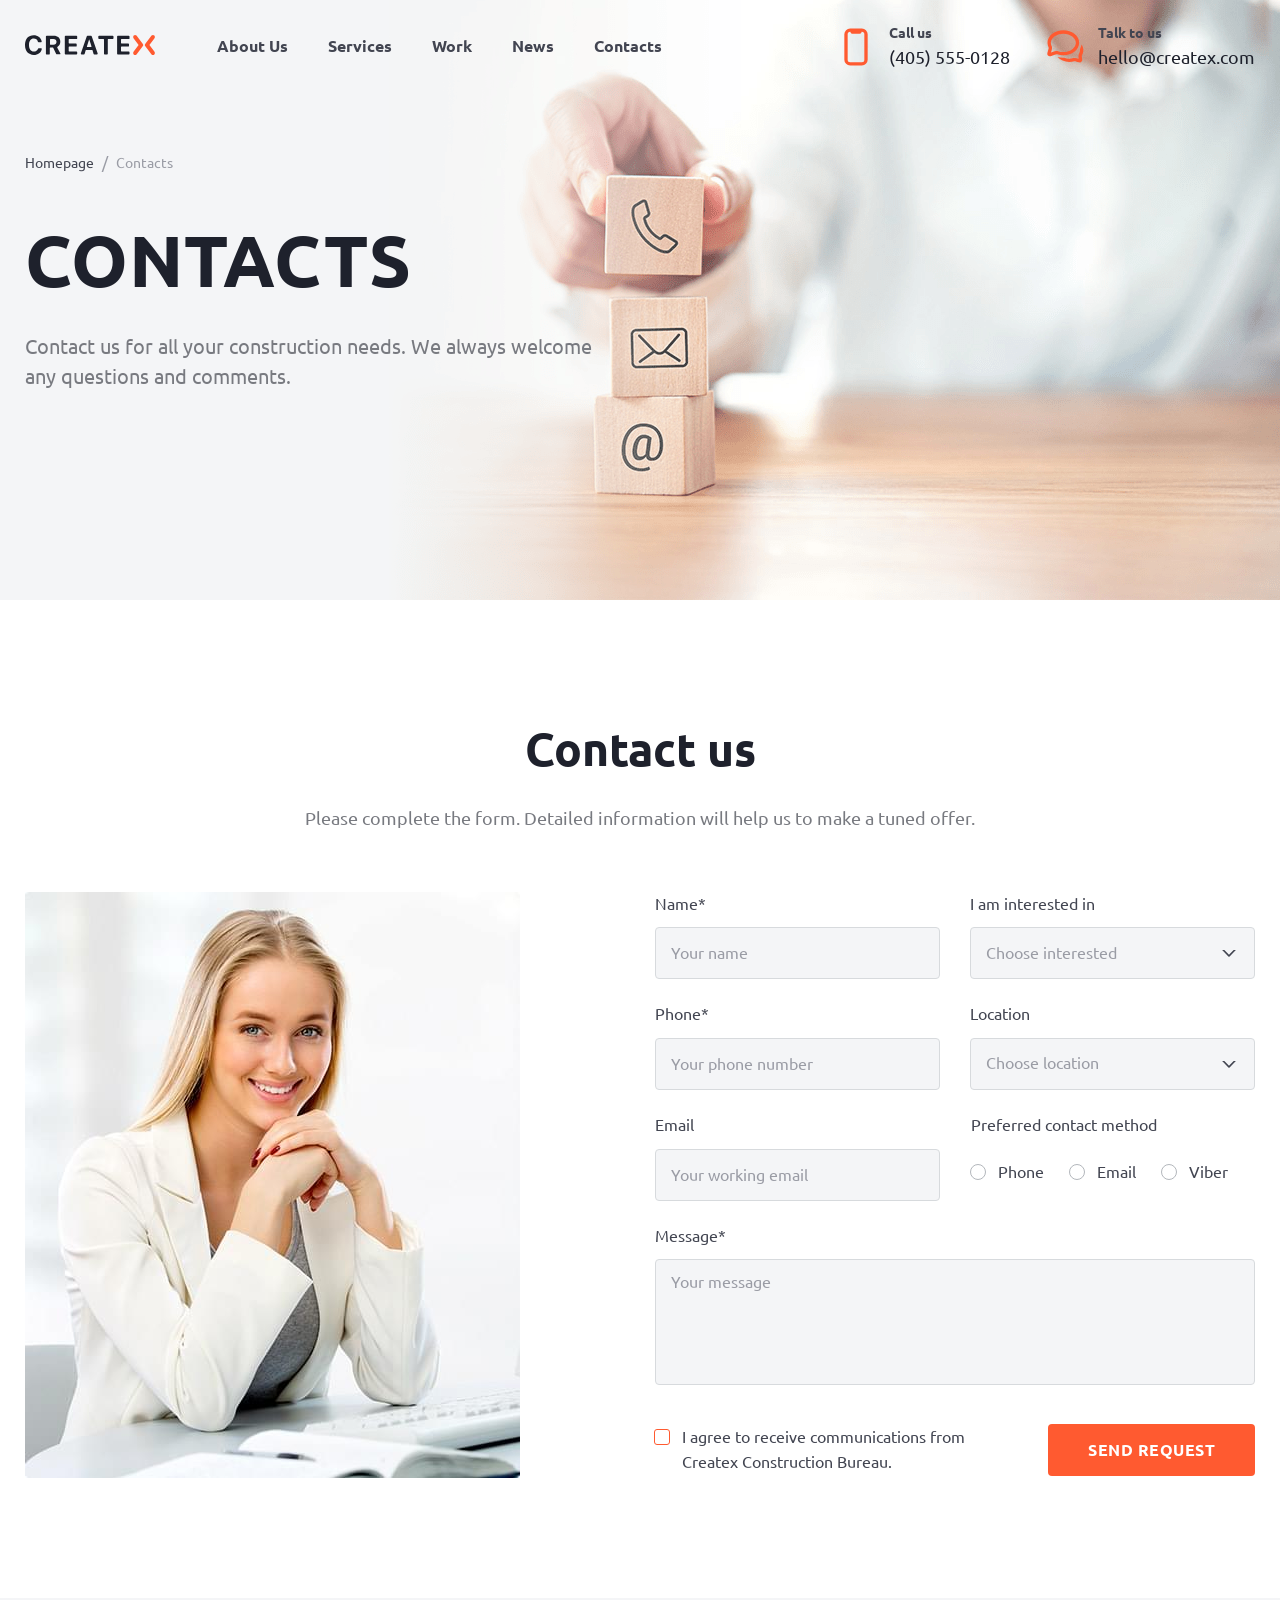
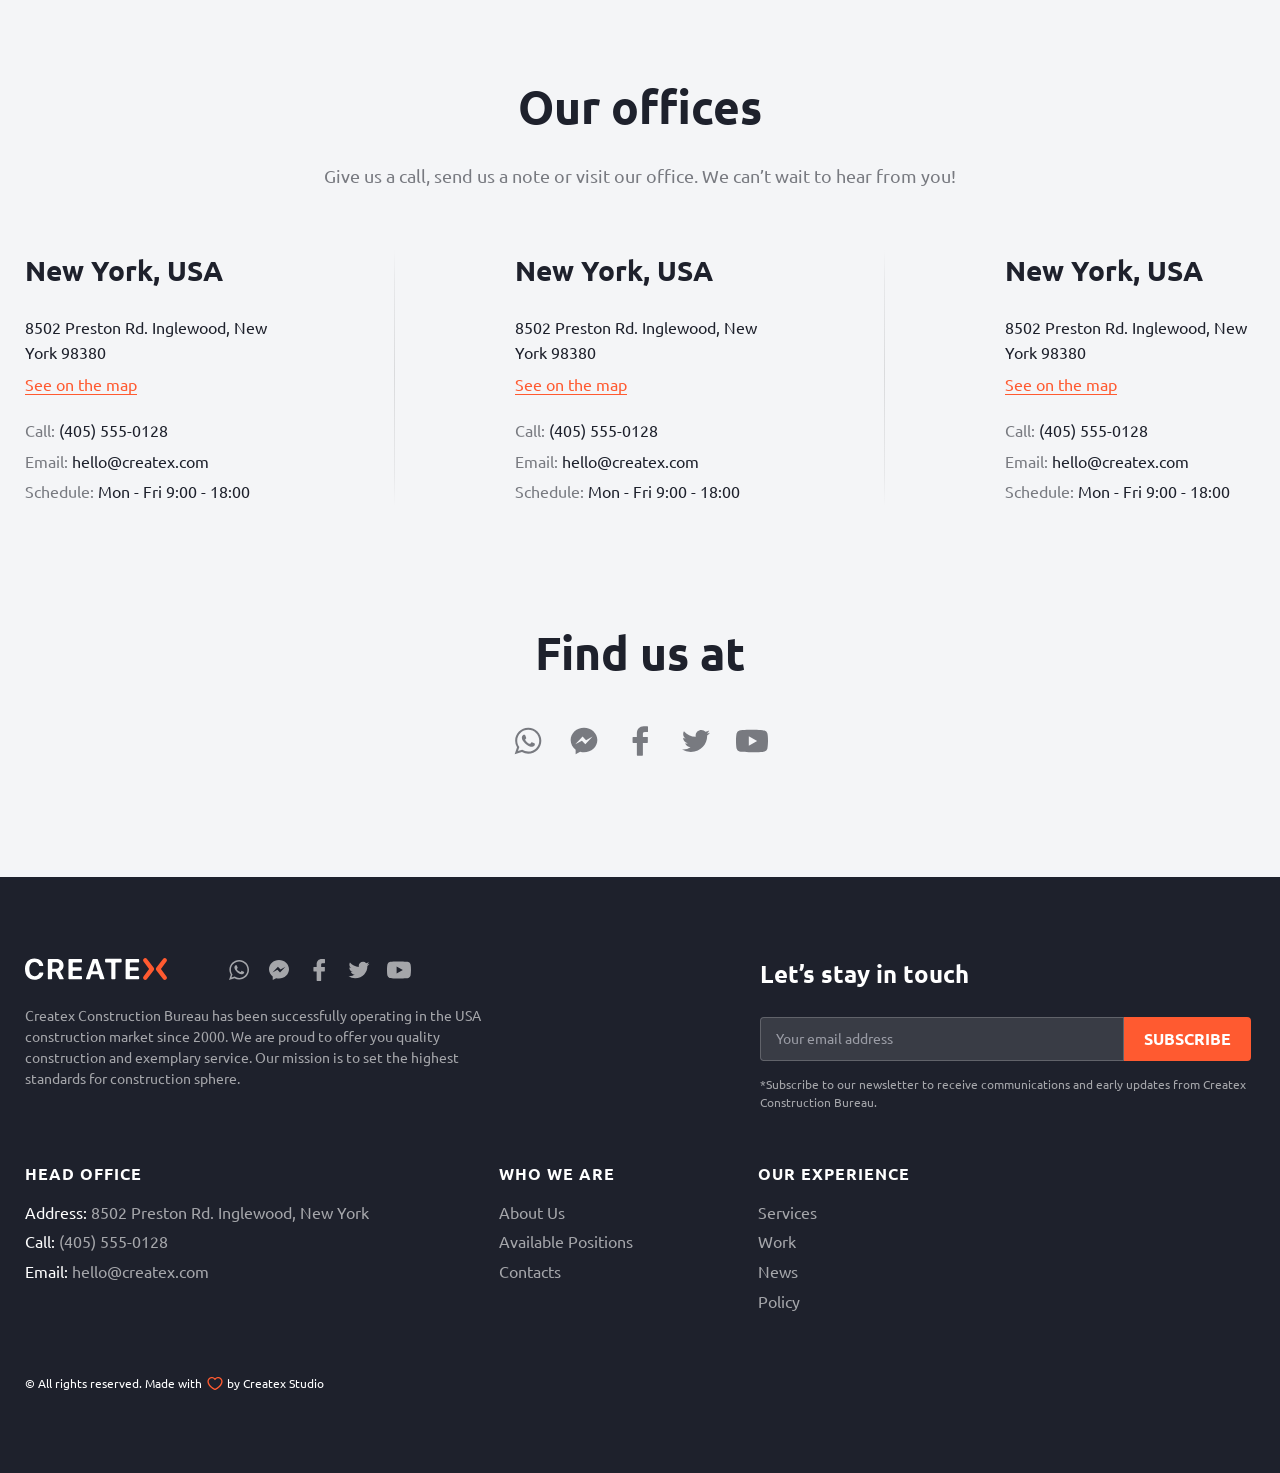
<file: contacts.html>
<!DOCTYPE html>
<html lang="en">

<head>
  <meta charset="UTF-8">
  <meta name="viewport" content="width=device-width,initial-scale=1">
  <link rel="shortcut icon" href="img/favicon.ico" type="image/x-icon">
  <meta http-equiv="X-UA-Compatible" content="ie=edge">
  <meta name="theme-color" content="#111111">
  <title>Createx Construction</title>
  <link rel="stylesheet" href="css/vendor.css">
  <link rel="stylesheet" href="css/main.css">
</head>

<body>
  <div class="site-container">
    <header class="header header--secondary">
      <div class="container header__container"><a href="index.html" class="logo"><img src="img/logo.svg"
            alt="Createx Logo"></a>
        <nav class="nav header__nav">
          <ul class="nav__list list-reset">
            <li class="nav__item"><a href="about.html" class="nav__link">About Us</a></li>
            <li class="nav__item"><a href="services.html" class="nav__link">Services</a></li>
            <li class="nav__item"><a href="work.html" class="nav__link">Work</a></li>
            <li class="nav__item"><a href="news.html" class="nav__link">News</a></li>
            <li class="nav__item"><a href="contacts.html" class="nav__link">Contacts</a></li>
          </ul>
          <div class="header-contacts header-contacts--nav"><a href="tel:4055550128"
              class="header-contacts__link contacts-link contacts-link--call"><span class="contacts-link__caption">Call
                us</span> <span class="contacts-link__value">(405) 555-0128</span> </a><a
              href="mailto:hello@createx.com" class="header-contacts__link contacts-link contacts-link--mail"><span
                class="contacts-link__caption">Talk to us</span> <span
                class="contacts-link__value">hello@createx.com</span></a></div>
        </nav>
        <div class="header-contacts"><a href="tel:4055550128"
            class="header-contacts__link contacts-link contacts-link--call"><span class="contacts-link__caption">Call
              us</span> <span class="contacts-link__value">(405) 555-0128</span> </a><a href="mailto:hello@createx.com"
            class="header-contacts__link contacts-link contacts-link--mail"><span class="contacts-link__caption">Talk to
              us</span> <span class="contacts-link__value">hello@createx.com</span></a></div><button
          class="btn-reset burger" aria-label="Открыть меню"><span class="burger__line"></span></button>
      </div>
    </header>
    <main>
      <section class="page-hero page-hero--contacts">
        <div class="container">
          <ul class="list-reset breadcrumbs page-hero__breadcrumbs">
            <li class="breadcrumbs__item"><a href="#" class="breadcrumbs__link">Homepage</a></li>
            <li class="breadcrumbs__item"><a class="breadcrumbs__link">Contacts</a></li>
          </ul>
          <h1 class="page-hero__title">Contacts</h1>
          <p class="page-hero__descr">Contact&nbsp;us for all your construction needs. We&nbsp;always welcome any
            questions and comments.</p>
        </div>
      </section>
      <section class="contacts">
        <div class="container">
          <h2 class="title title--center">Contact us</h2>
          <p class="descr descr--center">Please complete the form. Detailed information will help&nbsp;us to&nbsp;make
            a&nbsp;tuned offer.</p>
          <div class="contacts__content"><img class="contacts__image" src="img/contacts-image.jpg" alt=""
              aria-hidden="true">
            <form action="#" class="form-contacts">
              <div class="form-contacts__line"><label class="form-field form-field--gray form-contacts__field"><span
                    class="form-field__caption">Name*</span> <input type="email" name="name" required
                    placeholder="Your name" class="form-field__input"></label> <label
                  class="form-field form-field--gray form-contacts__field"><span class="form-field__caption">I am
                    interested in</span> <select name="insterested" class="form-field__select">
                    <option value="">Choose interested</option>
                    <option value="Interior_Design">Interior Design</option>
                  </select></label></div>
              <div class="form-contacts__line"><label class="form-field form-field--gray form-contacts__field"><span
                    class="form-field__caption">Phone*</span> <input type="tel" name="phone" required
                    placeholder="Your phone number" class="form-field__input"></label> <label
                  class="form-field form-field--gray form-contacts__field"><span
                    class="form-field__caption">Location</span> <select name="location" class="form-field__select"
                    required>
                    <option value="">Choose location</option>
                    <option value="New_York">New York</option>
                  </select></label></div>
              <div class="form-contacts__line"><label class="form-field form-field--gray form-contacts__field"><span
                    class="form-field__caption">Email</span> <input type="email" name="email"
                    placeholder="Your working email" class="form-field__input"></label>
                <fieldset class="form-field form-contacts__fields">
                  <legend class="form-field__caption">Preferred contact method</legend>
                  <div class="form-field__flex"><label class="custom-radio form-contacts__radio"><input type="radio"
                        name="contact_method" value="Phone" class="custom-radio__input"> <span
                        class="custom-radio__text">Phone</span></label> <label
                      class="custom-radio form-contacts__radio"><input type="radio" name="contact_method" value="Email"
                        class="custom-radio__input"> <span class="custom-radio__text">Email</span></label> <label
                      class="custom-radio form-contacts__radio"><input type="radio" name="contact_method" value="Viber"
                        class="custom-radio__input"> <span class="custom-radio__text">Viber</span></label></div>
                </fieldset>
              </div><label class="form-field form-field--gray form-contacts__field form-contacts__field--big"><span
                  class="form-field__caption">Message*</span> <textarea name="message" placeholder="Your message"
                  class="form-field__input form-field__input--big"></textarea></label>
              <div class="form-contacts__bottom"><label class="custom-checkbox form-contacts__checkbox"><input
                    type="checkbox" class="custom-checkbox__input"> <span class="custom-checkbox__text">I agree to
                    receive communications from Createx Construction Bureau.</span></label> <button
                  class="form-contacts__btn btn btn--fill" type="submit">Send Request</button></div>
            </form>
          </div>
        </div>
      </section>
      <section class="contacts-info">
        <div class="container">
          <h2 class="title title--center">Our offices</h2>
          <p class="descr descr--center">Give&nbsp;us a&nbsp;call, send&nbsp;us a&nbsp;note or&nbsp;visit our office.
            We&nbsp;can&rsquo;t wait to&nbsp;hear from you!</p>
          <ul class="list-reset contacts-info__list">
            <li class="contacts-info__item">
              <h3 class="contacts-info__subtitle">New York, USA</h3>
              <address class="contacts-info__address">8502 Preston Rd. Inglewood, New York 98380</address><a href="#"
                class="contacts-info__link">See on the map</a>
              <div class="contacts-info__bottom">
                <div class="contacts-info__element">Call: <a href="tel:4055550128" class="contacts-info__value">(405)
                    555-0128</a></div>
                <div class="contacts-info__element">Email: <a href="mailto:hello@createx.com"
                    class="contacts-info__value">hello@createx.com</a></div>
                <div class="contacts-info__element">Schedule: <span class="contacts-info__value">Mon - Fri 9:00 -
                    18:00</span></div>
              </div>
            </li>
            <li class="contacts-info__item">
              <h3 class="contacts-info__subtitle">New York, USA</h3>
              <address class="contacts-info__address">8502 Preston Rd. Inglewood, New York 98380</address><a href="#"
                class="contacts-info__link">See on the map</a>
              <div class="contacts-info__bottom">
                <div class="contacts-info__element">Call: <a href="tel:4055550128" class="contacts-info__value">(405)
                    555-0128</a></div>
                <div class="contacts-info__element">Email: <a href="mailto:hello@createx.com"
                    class="contacts-info__value">hello@createx.com</a></div>
                <div class="contacts-info__element">Schedule: <span class="contacts-info__value">Mon - Fri 9:00 -
                    18:00</span></div>
              </div>
            </li>
            <li class="contacts-info__item">
              <h3 class="contacts-info__subtitle">New York, USA</h3>
              <address class="contacts-info__address">8502 Preston Rd. Inglewood, New York 98380</address><a href="#"
                class="contacts-info__link">See on the map</a>
              <div class="contacts-info__bottom">
                <div class="contacts-info__element">Call: <a href="tel:4055550128" class="contacts-info__value">(405)
                    555-0128</a></div>
                <div class="contacts-info__element">Email: <a href="mailto:hello@createx.com"
                    class="contacts-info__value">hello@createx.com</a></div>
                <div class="contacts-info__element">Schedule: <span class="contacts-info__value">Mon - Fri 9:00 -
                    18:00</span></div>
              </div>
            </li>
          </ul>
          <h2 class="title title--center contacts-info__soc">Find us at</h2>
          <ul class="social contacts-info__social list-reset">
            <li class="social__item"><a href="#" target="_blank" class="social__link" aria-label="WhatsApp"><svg>
                  <use xlink:href="img/sprite.svg#whats"></use>
                </svg></a></li>
            <li class="social__item"><a href="#" target="_blank" class="social__link" aria-label="Messenger"><svg>
                  <use xlink:href="img/sprite.svg#mess"></use>
                </svg></a></li>
            <li class="social__item"><a href="#" target="_blank" class="social__link" aria-label="Facebook"><svg>
                  <use xlink:href="img/sprite.svg#facebook"></use>
                </svg></a></li>
            <li class="social__item"><a href="#" target="_blank" class="social__link" aria-label="Twitter"><svg>
                  <use xlink:href="img/sprite.svg#twitter"></use>
                </svg></a></li>
            <li class="social__item"><a href="#" target="_blank" class="social__link" aria-label="Youtube"><svg>
                  <use xlink:href="img/sprite.svg#youtube"></use>
                </svg></a></li>
          </ul>
        </div>
      </section>
    </main>
    <footer class="footer"><a href="#page" data-scroll class="to-top"><span class="to-top__text">Go to top</span> <span
          class="to-top__icon"><svg>
            <use xlink:href="img/sprite.svg#to-top"></use>
          </svg></span></a>
      <div class="container footer__container grid">
        <div class="footer__left">
          <div class="footer__top"><a href="index.html" class="logo footer__logo"><img src="img/logo-footer.svg"
                alt="Createx Logo"></a>
            <ul class="social footer__social list-reset">
              <li class="social__item"><a href="#" target="_blank" class="social__link" aria-label="WhatsApp"><svg>
                    <use xlink:href="img/sprite.svg#whats"></use>
                  </svg></a></li>
              <li class="social__item"><a href="#" target="_blank" class="social__link" aria-label="Messenger"><svg>
                    <use xlink:href="img/sprite.svg#mess"></use>
                  </svg></a></li>
              <li class="social__item"><a href="#" target="_blank" class="social__link" aria-label="Facebook"><svg>
                    <use xlink:href="img/sprite.svg#facebook"></use>
                  </svg></a></li>
              <li class="social__item"><a href="#" target="_blank" class="social__link" aria-label="Twitter"><svg>
                    <use xlink:href="img/sprite.svg#twitter"></use>
                  </svg></a></li>
              <li class="social__item"><a href="#" target="_blank" class="social__link" aria-label="Youtube"><svg>
                    <use xlink:href="img/sprite.svg#youtube"></use>
                  </svg></a></li>
            </ul>
          </div>
          <p class="footer__descr">Createx Construction Bureau has been successfully operating in&nbsp;the USA
            construction market since 2000. We&nbsp;are proud to&nbsp;offer you quality construction and exemplary
            service. Our mission is&nbsp;to&nbsp;set the highest standards for construction sphere.</p>
        </div>
        <form action="#" class="footer-form footer__form">
          <h3 class="footer-form__title">Let’s stay in touch</h3>
          <div class="footer-form__items"><label class="form-field form-field--gray contacts-form__field"><input
                type="email" name="email" placeholder="Your email address" class="form-field__input"></label> <button
              class="footer-form__btn btn btn--fill">Subscribe</button></div>
          <p class="footer-form__descr">*Subscribe to&nbsp;our newsletter to&nbsp;receive communications and early
            updates from Createx Construction Bureau.</p>
        </form>
        <address class="footer-address footer__address">
          <h3 class="footer-address__title footer-title">Head Office</h3><span class="footer-address__item"><span
              class="footer-address__name">Address:</span> 8502 Preston Rd. Inglewood, New York </span><span
            class="footer-address__item"><span class="footer-address__name">Call:</span> <a href="tel:4055550128">(405)
              555-0128</a> </span><span class="footer-address__item"><span class="footer-address__name">Email:</span> <a
              href="mailto:hello@createx.com">hello@createx.com</a></span>
        </address>
        <nav class="footer-nav footer__nav" title="secondary navigation">
          <div class="footer-nav__col">
            <h3 class="footer-nav__title footer-title">Who we are</h3>
            <ul class="list-reset footer-nav__list">
              <li class="footer-nav__item"><a href="about.html" class="footer-nav__link">About Us</a></li>
              <li class="footer-nav__item"><a href="#" class="footer-nav__link">Available Positions</a></li>
              <li class="footer-nav__item"><a href="contacts.html" class="footer-nav__link">Contacts</a></li>
            </ul>
          </div>
          <div class="footer-nav__col">
            <h3 class="footer-nav__title footer-title">Our Experience</h3>
            <ul class="list-reset footer-nav__list">
              <li class="footer-nav__item"><a href="services.html" class="footer-nav__link">Services</a></li>
              <li class="footer-nav__item"><a href="work.html" class="footer-nav__link">Work</a></li>
              <li class="footer-nav__item"><a href="news.html" class="footer-nav__link">News</a></li>
              <li class="footer-nav__item"><a href="policy.html" class="footer-nav__link">Policy</a></li>
            </ul>
          </div>
        </nav><small class="footer__copyright">&copy;&nbsp;All rights reserved. Made with <span>by Createx
            Studio</span></small>
      </div>
    </footer>
    <div class="overlay"></div>
  </div>
  <script src="js/vendor.js"></script>
  <script src="js/main.js"></script>
</body>

</html>
</file>
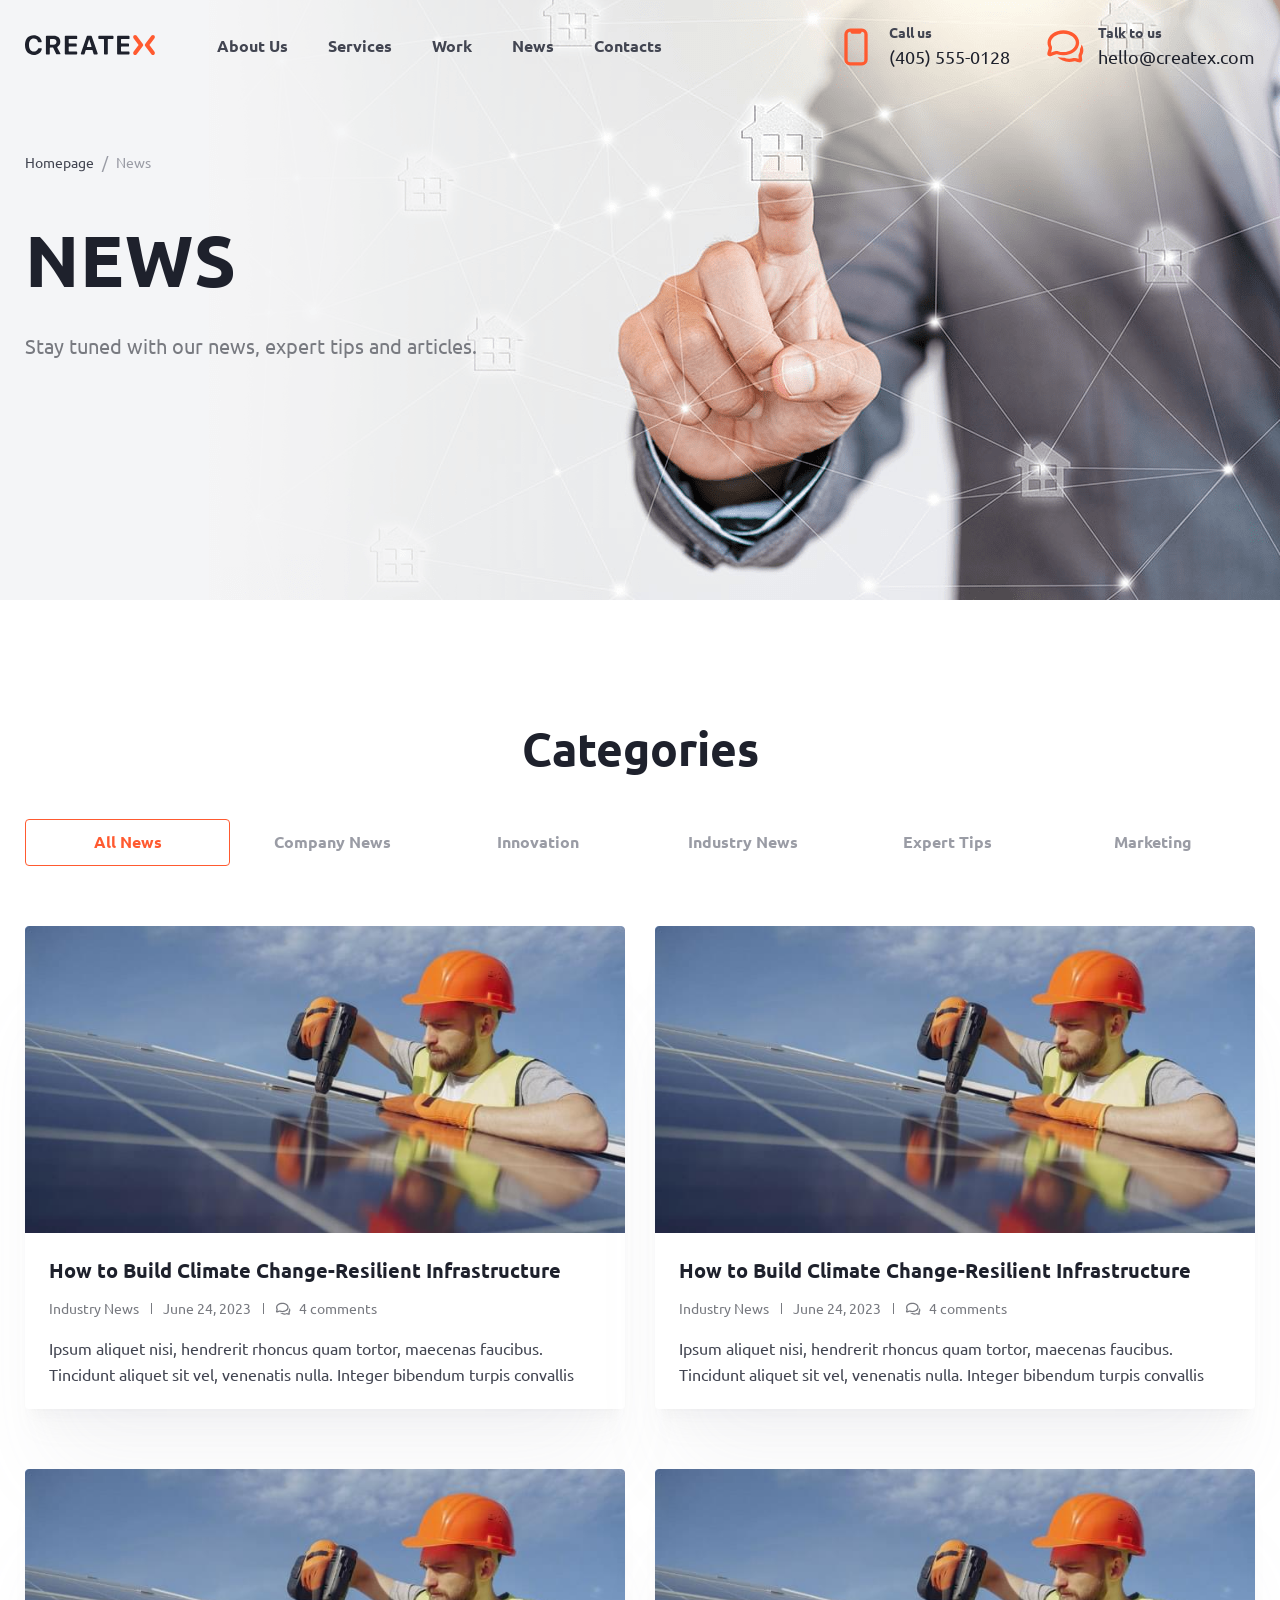
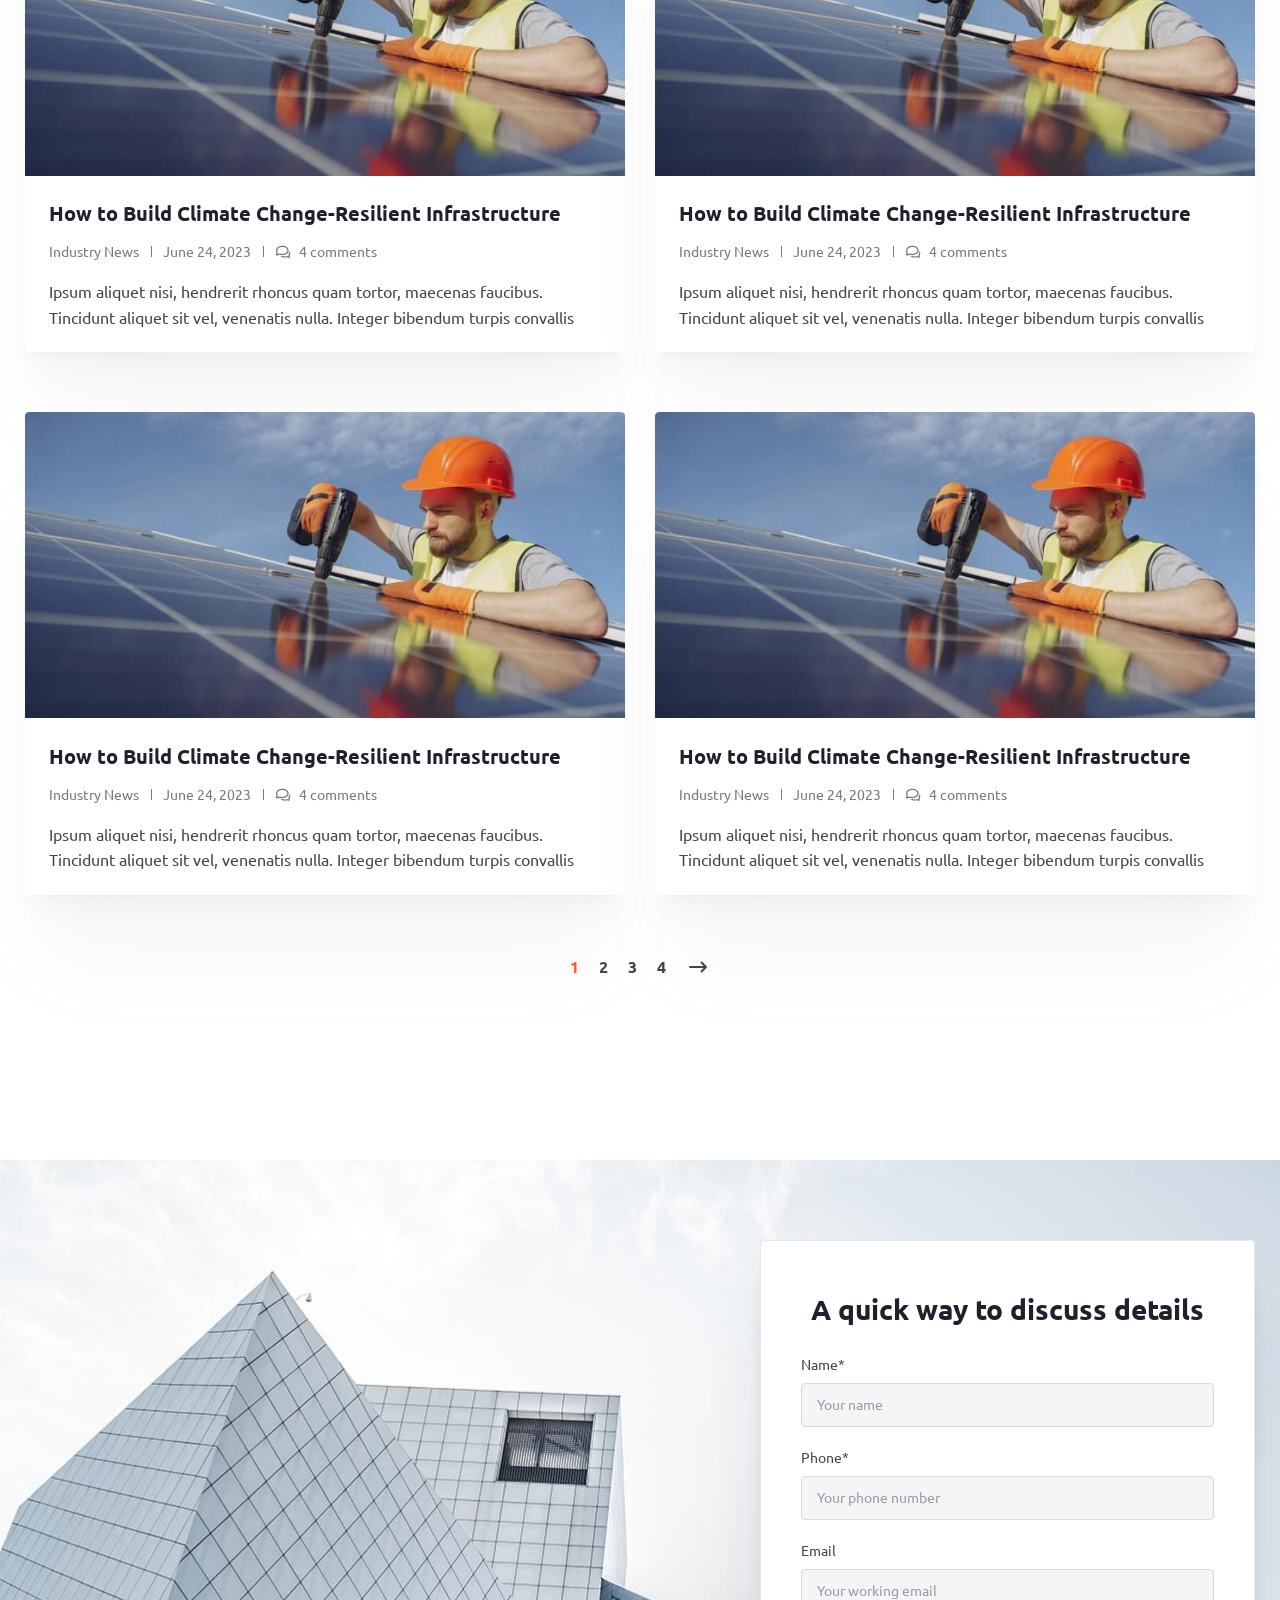
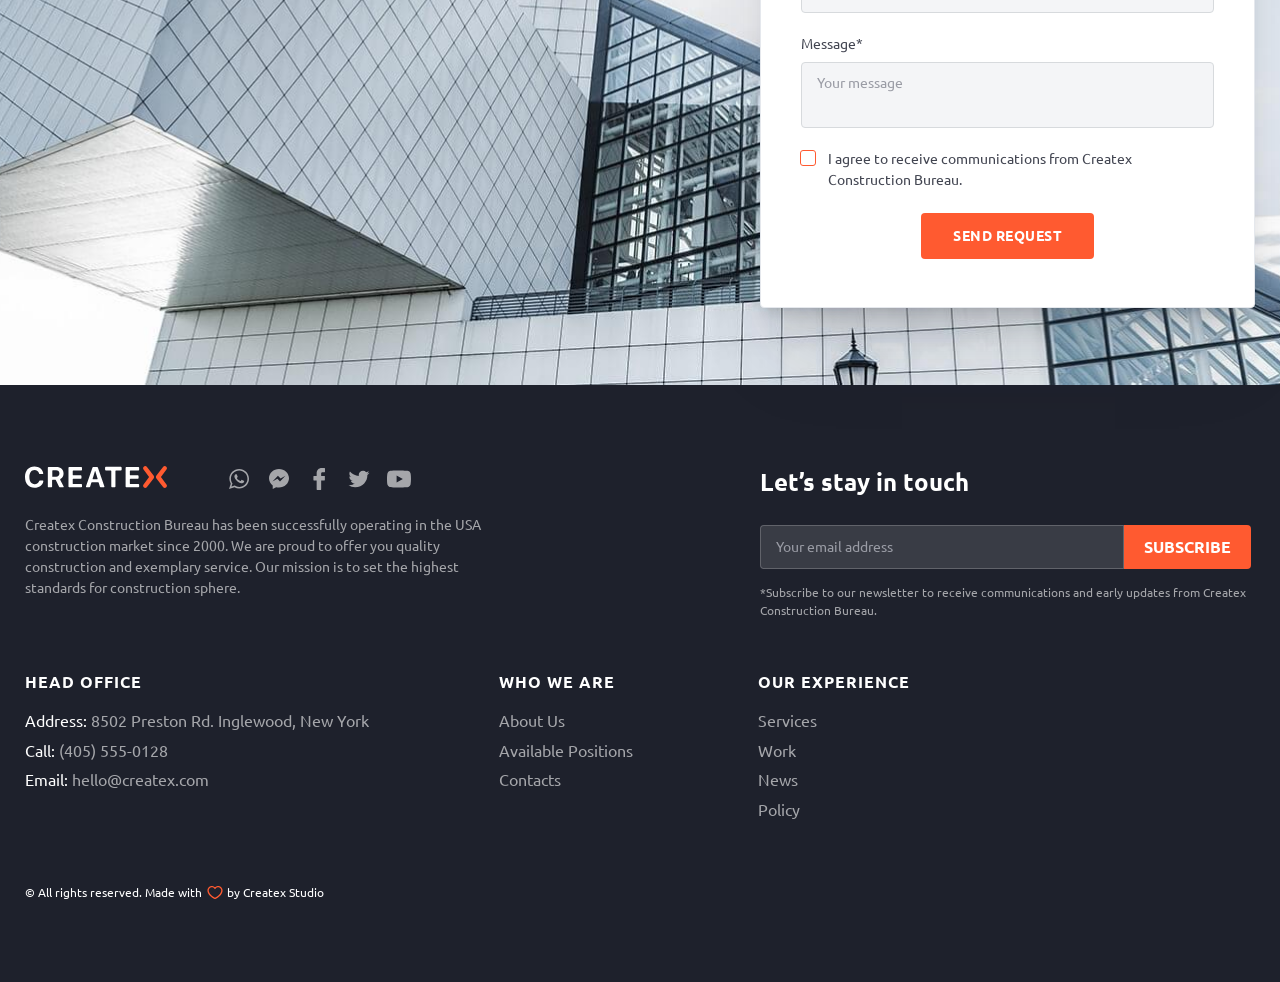
<file: news.html>
<!DOCTYPE html>
<html lang="en">

<head>
  <meta charset="UTF-8">
  <meta name="viewport" content="width=device-width,initial-scale=1">
  <link rel="shortcut icon" href="img/favicon.ico" type="image/x-icon">
  <meta http-equiv="X-UA-Compatible" content="ie=edge">
  <meta name="theme-color" content="#111111">
  <title>Createx Construction</title>
  <link rel="stylesheet" href="css/vendor.css">
  <link rel="stylesheet" href="css/main.css">
</head>

<body>
  <div class="site-container">
    <header class="header header--secondary">
      <div class="container header__container"><a href="index.html" class="logo"><img src="img/logo.svg"
            alt="Createx Logo"></a>
        <nav class="nav header__nav">
          <ul class="nav__list list-reset">
            <li class="nav__item"><a href="about.html" class="nav__link">About Us</a></li>
            <li class="nav__item"><a href="services.html" class="nav__link">Services</a></li>
            <li class="nav__item"><a href="work.html" class="nav__link">Work</a></li>
            <li class="nav__item"><a href="news.html" class="nav__link">News</a></li>
            <li class="nav__item"><a href="contacts.html" class="nav__link">Contacts</a></li>
          </ul>
          <div class="header-contacts header-contacts--nav"><a href="tel:4055550128"
              class="header-contacts__link contacts-link contacts-link--call"><span class="contacts-link__caption">Call
                us</span> <span class="contacts-link__value">(405) 555-0128</span> </a><a
              href="mailto:hello@createx.com" class="header-contacts__link contacts-link contacts-link--mail"><span
                class="contacts-link__caption">Talk to us</span> <span
                class="contacts-link__value">hello@createx.com</span></a></div>
        </nav>
        <div class="header-contacts"><a href="tel:4055550128"
            class="header-contacts__link contacts-link contacts-link--call"><span class="contacts-link__caption">Call
              us</span> <span class="contacts-link__value">(405) 555-0128</span> </a><a href="mailto:hello@createx.com"
            class="header-contacts__link contacts-link contacts-link--mail"><span class="contacts-link__caption">Talk to
              us</span> <span class="contacts-link__value">hello@createx.com</span></a></div><button
          class="btn-reset burger" aria-label="Открыть меню"><span class="burger__line"></span></button>
      </div>
    </header>
    <main>
      <section class="page-hero page-hero--news">
        <div class="container">
          <ul class="list-reset breadcrumbs page-hero__breadcrumbs">
            <li class="breadcrumbs__item"><a href="#" class="breadcrumbs__link">Homepage</a></li>
            <li class="breadcrumbs__item"><a class="breadcrumbs__link">News</a></li>
          </ul>
          <h1 class="page-hero__title">News</h1>
          <p class="page-hero__descr">Stay tuned with our news, expert tips and articles.</p>
        </div>
      </section>
      <section class="categories">
        <div class="container">
          <h2 class="title title--center categories__title">Categories</h2>
          <ul class="list-reset categories-nav">
            <li class="categories-nav__item"><button
                class="btn-reset categories-nav__btn categories-nav__btn--active">All News</button></li>
            <li class="categories-nav__item"><button class="btn-reset categories-nav__btn">Company News</button></li>
            <li class="categories-nav__item"><button class="btn-reset categories-nav__btn">Innovation</button></li>
            <li class="categories-nav__item"><button class="btn-reset categories-nav__btn">Industry News</button></li>
            <li class="categories-nav__item"><button class="btn-reset categories-nav__btn">Expert Tips</button></li>
            <li class="categories-nav__item"><button class="btn-reset categories-nav__btn">Marketing</button></li>
          </ul>
          <ul class="list-reset categories-list grid">
            <li class="categories-list__item">
              <article class="news-article"><img src="img/recent-article-1.jpg" alt="article 1"
                  class="news-article__image">
                <div class="news-article__text">
                  <h3 class="news-article__title"><a href="post.html" class="news-article__link">How to&nbsp;Build
                      Climate Change-Resilient Infrastructure</a></h3>
                  <div class="news-article__meta article-meta"><a href="#" class="article-meta__item">Industry News</a>
                    <time class="article-meta__item" datetime="2023-06-24 19:00">June 24, 2023</time> <span
                      class="article-meta__item article-meta__item--comments">4 comments</span></div>
                  <p class="news-article__descr">Ipsum aliquet nisi, hendrerit rhoncus quam tortor, maecenas faucibus.
                    Tincidunt aliquet sit vel, venenatis nulla. Integer bibendum turpis convallis enim, nibh
                    convallis...</p>
                </div>
              </article>
            </li>
            <li class="categories-list__item">
              <article class="news-article"><img src="img/recent-article-1.jpg" alt="article 1"
                  class="news-article__image">
                <div class="news-article__text">
                  <h3 class="news-article__title"><a href="post.html" class="news-article__link">How to&nbsp;Build
                      Climate Change-Resilient Infrastructure</a></h3>
                  <div class="news-article__meta article-meta"><a href="post.html" class="article-meta__item">Industry
                      News</a> <time class="article-meta__item" datetime="2023-06-24 19:00">June 24, 2023</time> <span
                      class="article-meta__item article-meta__item--comments">4 comments</span></div>
                  <p class="news-article__descr">Ipsum aliquet nisi, hendrerit rhoncus quam tortor, maecenas faucibus.
                    Tincidunt aliquet sit vel, venenatis nulla. Integer bibendum turpis convallis enim, nibh
                    convallis...</p>
                </div>
              </article>
            </li>
            <li class="categories-list__item">
              <article class="news-article"><img src="img/recent-article-1.jpg" alt="article 1"
                  class="news-article__image">
                <div class="news-article__text">
                  <h3 class="news-article__title"><a href="post.html" class="news-article__link">How to&nbsp;Build
                      Climate Change-Resilient Infrastructure</a></h3>
                  <div class="news-article__meta article-meta"><a href="#" class="article-meta__item">Industry News</a>
                    <time class="article-meta__item" datetime="2023-06-24 19:00">June 24, 2023</time> <span
                      class="article-meta__item article-meta__item--comments">4 comments</span></div>
                  <p class="news-article__descr">Ipsum aliquet nisi, hendrerit rhoncus quam tortor, maecenas faucibus.
                    Tincidunt aliquet sit vel, venenatis nulla. Integer bibendum turpis convallis enim, nibh
                    convallis...</p>
                </div>
              </article>
            </li>
            <li class="categories-list__item">
              <article class="news-article"><img src="img/recent-article-1.jpg" alt="article 1"
                  class="news-article__image">
                <div class="news-article__text">
                  <h3 class="news-article__title"><a href="post.html" class="news-article__link">How to&nbsp;Build
                      Climate Change-Resilient Infrastructure</a></h3>
                  <div class="news-article__meta article-meta"><a href="#" class="article-meta__item">Industry News</a>
                    <time class="article-meta__item" datetime="2023-06-24 19:00">June 24, 2023</time> <span
                      class="article-meta__item article-meta__item--comments">4 comments</span></div>
                  <p class="news-article__descr">Ipsum aliquet nisi, hendrerit rhoncus quam tortor, maecenas faucibus.
                    Tincidunt aliquet sit vel, venenatis nulla. Integer bibendum turpis convallis enim, nibh
                    convallis...</p>
                </div>
              </article>
            </li>
            <li class="categories-list__item">
              <article class="news-article"><img src="img/recent-article-1.jpg" alt="article 1"
                  class="news-article__image">
                <div class="news-article__text">
                  <h3 class="news-article__title"><a href="post.html" class="news-article__link">How to&nbsp;Build
                      Climate Change-Resilient Infrastructure</a></h3>
                  <div class="news-article__meta article-meta"><a href="#" class="article-meta__item">Industry News</a>
                    <time class="article-meta__item" datetime="2023-06-24 19:00">June 24, 2023</time> <span
                      class="article-meta__item article-meta__item--comments">4 comments</span></div>
                  <p class="news-article__descr">Ipsum aliquet nisi, hendrerit rhoncus quam tortor, maecenas faucibus.
                    Tincidunt aliquet sit vel, venenatis nulla. Integer bibendum turpis convallis enim, nibh
                    convallis...</p>
                </div>
              </article>
            </li>
            <li class="categories-list__item">
              <article class="news-article"><img src="img/recent-article-1.jpg" alt="article 1"
                  class="news-article__image">
                <div class="news-article__text">
                  <h3 class="news-article__title"><a href="#" class="news-article__link">How to&nbsp;Build Climate
                      Change-Resilient Infrastructure</a></h3>
                  <div class="news-article__meta article-meta"><a href="#" class="article-meta__item">Industry News</a>
                    <time class="article-meta__item" datetime="2023-06-24 19:00">June 24, 2023</time> <span
                      class="article-meta__item article-meta__item--comments">4 comments</span></div>
                  <p class="news-article__descr">Ipsum aliquet nisi, hendrerit rhoncus quam tortor, maecenas faucibus.
                    Tincidunt aliquet sit vel, venenatis nulla. Integer bibendum turpis convallis enim, nibh
                    convallis...</p>
                </div>
              </article>
            </li>
          </ul>
          <ul class="list-reset categories-pag">
            <li class="categories-pag__item"><a href="#" class="categories-pag__link categories-pag__link--active">1</a>
            </li>
            <li class="categories-pag__item"><a href="#" class="categories-pag__link">2</a></li>
            <li class="categories-pag__item"><a href="#" class="categories-pag__link">3</a></li>
            <li class="categories-pag__item"><a href="#" class="categories-pag__link">4</a></li>
            <li class="categories-pag__item"><a href="#" class="categories-pag__link" aria-label="next page"><svg>
                  <use xlink:href="img/sprite.svg#right-arrow"></use>
                </svg></a></li>
          </ul>
        </div>
      </section>
      <section class="contacts-section">
        <h2 class="visually-hidden">Contacts</h2>
        <div class="container contacts-section__container">
          <form class="contacts-section__form contacts-form">
            <h3 class="contacts-form__title">A quick way to discuss details</h3><label
              class="form-field form-field--gray contacts-form__field"><span class="form-field__caption">Name*</span>
              <input type="text" name="name" placeholder="Your name" class="form-field__input"></label> <label
              class="form-field form-field--gray contacts-form__field"><span class="form-field__caption">Phone*</span>
              <input type="tel" name="phone" placeholder="Your phone number" class="form-field__input"></label> <label
              class="form-field form-field--gray contacts-form__field"><span class="form-field__caption">Email</span>
              <input type="email" name="email" placeholder="Your working email" class="form-field__input"></label>
            <label class="form-field form-field--gray contacts-form__field"><span
                class="form-field__caption">Message*</span> <textarea name="message" placeholder="Your message"
                class="form-field__input form-field__input--big"></textarea></label> <label
              class="custom-checkbox contacts-form__checkbox"><input type="checkbox" class="custom-checkbox__input">
              <span class="custom-checkbox__text">I agree to receive communications from Createx Construction
                Bureau.</span></label>
            <div class="centered"><button class="contacts-form__btn btn btn--fill" type="submit">Send Request</button>
            </div>
          </form>
        </div>
      </section>
    </main>
    <footer class="footer"><a href="#page" data-scroll class="to-top"><span class="to-top__text">Go to top</span> <span
          class="to-top__icon"><svg>
            <use xlink:href="img/sprite.svg#to-top"></use>
          </svg></span></a>
      <div class="container footer__container grid">
        <div class="footer__left">
          <div class="footer__top"><a href="index.html" class="logo footer__logo"><img src="img/logo-footer.svg"
                alt="Createx Logo"></a>
            <ul class="social footer__social list-reset">
              <li class="social__item"><a href="#" target="_blank" class="social__link" aria-label="WhatsApp"><svg>
                    <use xlink:href="img/sprite.svg#whats"></use>
                  </svg></a></li>
              <li class="social__item"><a href="#" target="_blank" class="social__link" aria-label="Messenger"><svg>
                    <use xlink:href="img/sprite.svg#mess"></use>
                  </svg></a></li>
              <li class="social__item"><a href="#" target="_blank" class="social__link" aria-label="Facebook"><svg>
                    <use xlink:href="img/sprite.svg#facebook"></use>
                  </svg></a></li>
              <li class="social__item"><a href="#" target="_blank" class="social__link" aria-label="Twitter"><svg>
                    <use xlink:href="img/sprite.svg#twitter"></use>
                  </svg></a></li>
              <li class="social__item"><a href="#" target="_blank" class="social__link" aria-label="Youtube"><svg>
                    <use xlink:href="img/sprite.svg#youtube"></use>
                  </svg></a></li>
            </ul>
          </div>
          <p class="footer__descr">Createx Construction Bureau has been successfully operating in&nbsp;the USA
            construction market since 2000. We&nbsp;are proud to&nbsp;offer you quality construction and exemplary
            service. Our mission is&nbsp;to&nbsp;set the highest standards for construction sphere.</p>
        </div>
        <form action="#" class="footer-form footer__form">
          <h3 class="footer-form__title">Let’s stay in touch</h3>
          <div class="footer-form__items"><label class="form-field form-field--gray contacts-form__field"><input
                type="email" name="email" placeholder="Your email address" class="form-field__input"></label> <button
              class="footer-form__btn btn btn--fill">Subscribe</button></div>
          <p class="footer-form__descr">*Subscribe to&nbsp;our newsletter to&nbsp;receive communications and early
            updates from Createx Construction Bureau.</p>
        </form>
        <address class="footer-address footer__address">
          <h3 class="footer-address__title footer-title">Head Office</h3><span class="footer-address__item"><span
              class="footer-address__name">Address:</span> 8502 Preston Rd. Inglewood, New York </span><span
            class="footer-address__item"><span class="footer-address__name">Call:</span> <a href="tel:4055550128">(405)
              555-0128</a> </span><span class="footer-address__item"><span class="footer-address__name">Email:</span> <a
              href="mailto:hello@createx.com">hello@createx.com</a></span>
        </address>
        <nav class="footer-nav footer__nav" title="secondary navigation">
          <div class="footer-nav__col">
            <h3 class="footer-nav__title footer-title">Who we are</h3>
            <ul class="list-reset footer-nav__list">
              <li class="footer-nav__item"><a href="about.html" class="footer-nav__link">About Us</a></li>
              <li class="footer-nav__item"><a href="#" class="footer-nav__link">Available Positions</a></li>
              <li class="footer-nav__item"><a href="contacts.html" class="footer-nav__link">Contacts</a></li>
            </ul>
          </div>
          <div class="footer-nav__col">
            <h3 class="footer-nav__title footer-title">Our Experience</h3>
            <ul class="list-reset footer-nav__list">
              <li class="footer-nav__item"><a href="services.html" class="footer-nav__link">Services</a></li>
              <li class="footer-nav__item"><a href="work.html" class="footer-nav__link">Work</a></li>
              <li class="footer-nav__item"><a href="news.html" class="footer-nav__link">News</a></li>
              <li class="footer-nav__item"><a href="policy.html" class="footer-nav__link">Policy</a></li>
            </ul>
          </div>
        </nav><small class="footer__copyright">&copy;&nbsp;All rights reserved. Made with <span>by Createx
            Studio</span></small>
      </div>
    </footer>
    <div class="overlay"></div>
  </div>
  <script src="js/vendor.js"></script>
  <script src="js/main.js"></script>
</body>

</html>
</file>
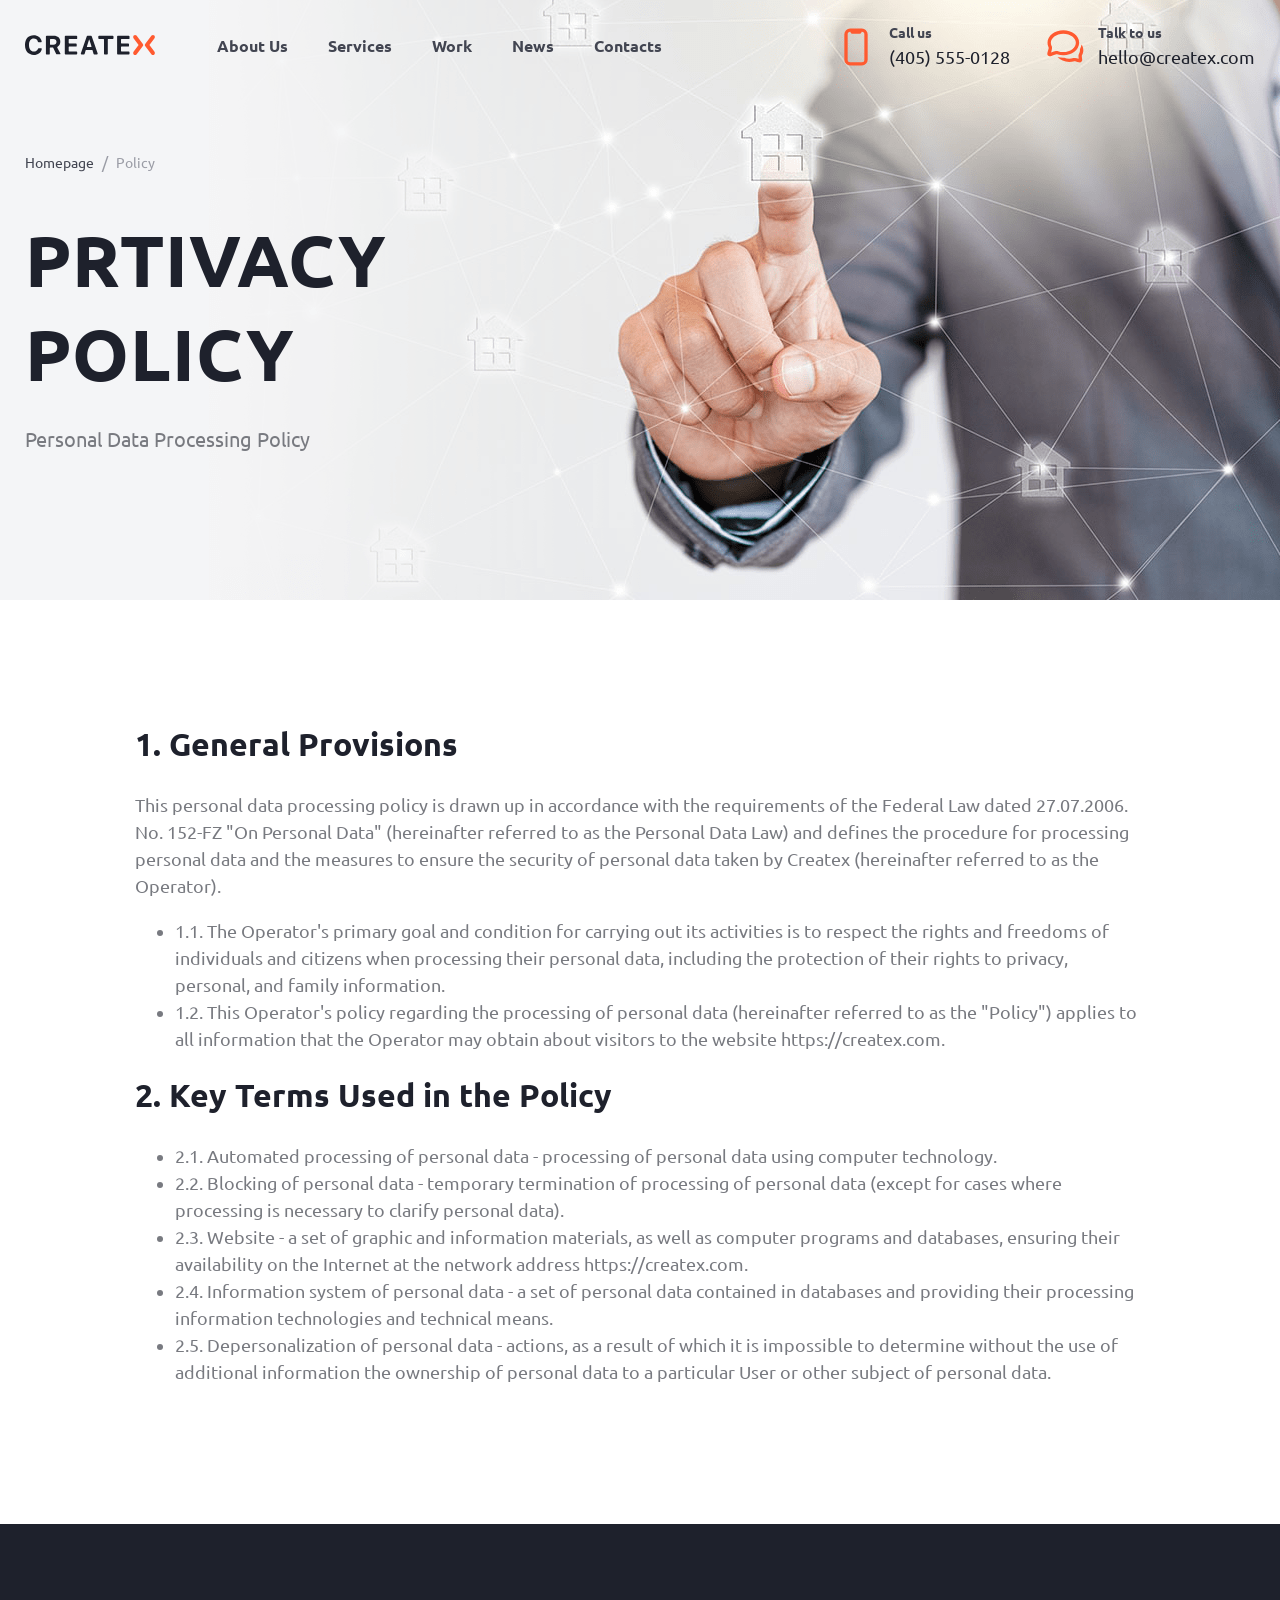
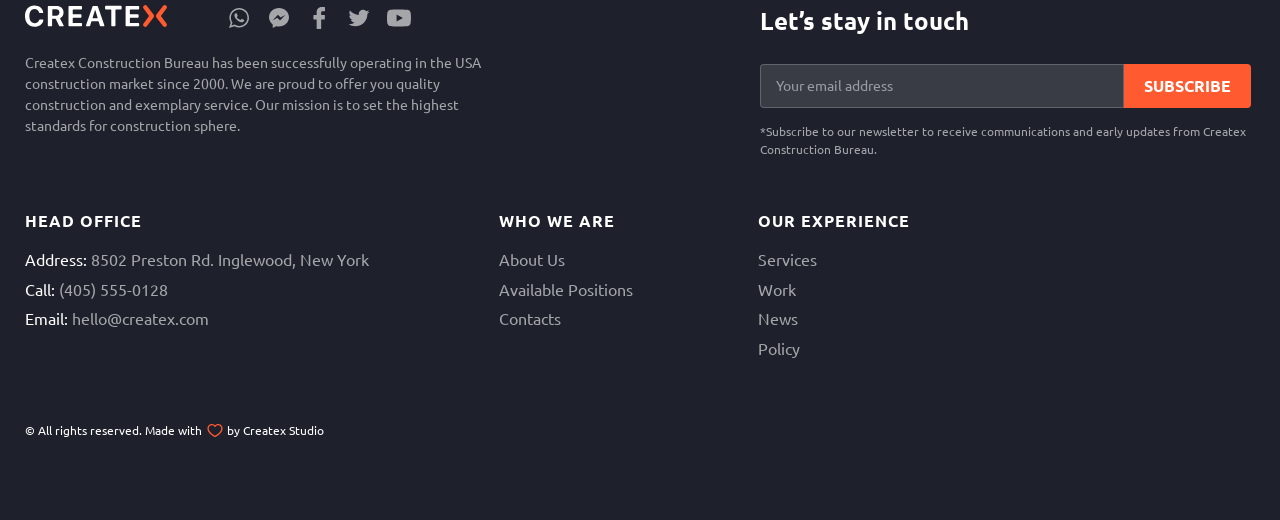
<file: policy.html>
<!DOCTYPE html>
<html lang="en">

<head>
  <meta charset="UTF-8">
  <meta name="viewport" content="width=device-width,initial-scale=1">
  <link rel="shortcut icon" href="img/favicon.ico" type="image/x-icon">
  <meta http-equiv="X-UA-Compatible" content="ie=edge">
  <meta name="theme-color" content="#111111">
  <title>Createx Construction</title>
  <link rel="stylesheet" href="css/vendor.css">
  <link rel="stylesheet" href="css/main.css">
</head>

<body>
  <div class="site-container">
    <header class="header header--secondary">
      <div class="container header__container"><a href="index.html" class="logo"><img src="img/logo.svg"
            alt="Createx Logo"></a>
        <nav class="nav header__nav">
          <ul class="nav__list list-reset">
            <li class="nav__item"><a href="about.html" class="nav__link">About Us</a></li>
            <li class="nav__item"><a href="services.html" class="nav__link">Services</a></li>
            <li class="nav__item"><a href="work.html" class="nav__link">Work</a></li>
            <li class="nav__item"><a href="news.html" class="nav__link">News</a></li>
            <li class="nav__item"><a href="contacts.html" class="nav__link">Contacts</a></li>
          </ul>
          <div class="header-contacts header-contacts--nav"><a href="tel:4055550128"
              class="header-contacts__link contacts-link contacts-link--call"><span class="contacts-link__caption">Call
                us</span> <span class="contacts-link__value">(405) 555-0128</span> </a><a
              href="mailto:hello@createx.com" class="header-contacts__link contacts-link contacts-link--mail"><span
                class="contacts-link__caption">Talk to us</span> <span
                class="contacts-link__value">hello@createx.com</span></a></div>
        </nav>
        <div class="header-contacts"><a href="tel:4055550128"
            class="header-contacts__link contacts-link contacts-link--call"><span class="contacts-link__caption">Call
              us</span> <span class="contacts-link__value">(405) 555-0128</span> </a><a href="mailto:hello@createx.com"
            class="header-contacts__link contacts-link contacts-link--mail"><span class="contacts-link__caption">Talk to
              us</span> <span class="contacts-link__value">hello@createx.com</span></a></div><button
          class="btn-reset burger" aria-label="Открыть меню"><span class="burger__line"></span></button>
      </div>
    </header>
    <main>
      <section class="page-hero page-hero--news">
        <div class="container">
          <ul class="list-reset breadcrumbs page-hero__breadcrumbs">
            <li class="breadcrumbs__item"><a href="#" class="breadcrumbs__link">Homepage</a></li>
            <li class="breadcrumbs__item"><a class="breadcrumbs__link">Policy</a></li>
          </ul>
          <h1 class="page-hero__title">Prtivacy policy</h1>
          <p class="page-hero__descr">Personal Data Processing Policy</p>
        </div>
      </section>
      <section class="policy">
        <div class="container">
        <h2> 1. General Provisions</h2>
        <p>This personal data processing policy is drawn up in accordance with the requirements of the Federal Law dated 27.07.2006. No. 152-FZ "On Personal Data" (hereinafter referred to as the Personal Data Law) and defines the procedure for processing personal data and the measures to ensure the security of personal data taken by Createx (hereinafter referred to as the Operator). 
 </p>
<ul>
  <li>1.1. The Operator's primary goal and condition for carrying out its activities is to respect the rights and freedoms of individuals and citizens when processing their personal data, including the protection of their rights to privacy, personal, and family information.</li>
  <li>1.2. This Operator's policy regarding the processing of personal data (hereinafter referred to as the "Policy") applies to all information that the Operator may obtain about visitors to the website https://createx.com. </li>
</ul>
<h2>2. Key Terms Used in the Policy</h2>
<ul>
  <li>2.1. Automated processing of personal data - processing of personal data using computer technology. </li>
  <li>2.2. Blocking of personal data - temporary termination of processing of personal data (except for cases where processing is necessary to clarify personal data). </li>
  <li>2.3. Website - a set of graphic and information materials, as well as computer programs and databases, ensuring their availability on the Internet at the network address https://createx.com. </li>
  <li>2.4. Information system of personal data - a set of personal data contained in databases and providing their processing information technologies and technical means. </li>
  <li>2.5. Depersonalization of personal data - actions, as a result of which it is impossible to determine without the use of additional information the ownership of personal data to a particular User or other subject of personal data.</li>
</ul></div>
 </section>
    </main>
    <footer class="footer"><a href="#page" data-scroll class="to-top"><span class="to-top__text">Go to top</span> <span
          class="to-top__icon"><svg>
            <use xlink:href="img/sprite.svg#to-top"></use>
          </svg></span></a>
      <div class="container footer__container grid">
        <div class="footer__left">
          <div class="footer__top"><a href="index.html" class="logo footer__logo"><img src="img/logo-footer.svg"
                alt="Createx Logo"></a>
            <ul class="social footer__social list-reset">
              <li class="social__item"><a href="#" target="_blank" class="social__link" aria-label="WhatsApp"><svg>
                    <use xlink:href="img/sprite.svg#whats"></use>
                  </svg></a></li>
              <li class="social__item"><a href="#" target="_blank" class="social__link" aria-label="Messenger"><svg>
                    <use xlink:href="img/sprite.svg#mess"></use>
                  </svg></a></li>
              <li class="social__item"><a href="#" target="_blank" class="social__link" aria-label="Facebook"><svg>
                    <use xlink:href="img/sprite.svg#facebook"></use>
                  </svg></a></li>
              <li class="social__item"><a href="#" target="_blank" class="social__link" aria-label="Twitter"><svg>
                    <use xlink:href="img/sprite.svg#twitter"></use>
                  </svg></a></li>
              <li class="social__item"><a href="#" target="_blank" class="social__link" aria-label="Youtube"><svg>
                    <use xlink:href="img/sprite.svg#youtube"></use>
                  </svg></a></li>
            </ul>
          </div>
          <p class="footer__descr">Createx Construction Bureau has been successfully operating in&nbsp;the USA
            construction market since 2000. We&nbsp;are proud to&nbsp;offer you quality construction and exemplary
            service. Our mission is&nbsp;to&nbsp;set the highest standards for construction sphere.</p>
        </div>
        <form action="#" class="footer-form footer__form">
          <h3 class="footer-form__title">Let’s stay in touch</h3>
          <div class="footer-form__items"><label class="form-field form-field--gray contacts-form__field"><input
                type="email" name="email" placeholder="Your email address" class="form-field__input"></label> <button
              class="footer-form__btn btn btn--fill">Subscribe</button></div>
          <p class="footer-form__descr">*Subscribe to&nbsp;our newsletter to&nbsp;receive communications and early
            updates from Createx Construction Bureau.</p>
        </form>
        <address class="footer-address footer__address">
          <h3 class="footer-address__title footer-title">Head Office</h3><span class="footer-address__item"><span
              class="footer-address__name">Address:</span> 8502 Preston Rd. Inglewood, New York </span><span
            class="footer-address__item"><span class="footer-address__name">Call:</span> <a href="tel:4055550128">(405)
              555-0128</a> </span><span class="footer-address__item"><span class="footer-address__name">Email:</span> <a
              href="mailto:hello@createx.com">hello@createx.com</a></span>
        </address>
        <nav class="footer-nav footer__nav" title="secondary navigation">
          <div class="footer-nav__col">
            <h3 class="footer-nav__title footer-title">Who we are</h3>
            <ul class="list-reset footer-nav__list">
              <li class="footer-nav__item"><a href="about.html" class="footer-nav__link">About Us</a></li>
              <li class="footer-nav__item"><a href="#" class="footer-nav__link">Available Positions</a></li>
              <li class="footer-nav__item"><a href="contacts.html" class="footer-nav__link">Contacts</a></li>
            </ul>
          </div>
          <div class="footer-nav__col">
            <h3 class="footer-nav__title footer-title">Our Experience</h3>
            <ul class="list-reset footer-nav__list">
              <li class="footer-nav__item"><a href="services.html" class="footer-nav__link">Services</a></li>
              <li class="footer-nav__item"><a href="work.html" class="footer-nav__link">Work</a></li>
              <li class="footer-nav__item"><a href="news.html" class="footer-nav__link">News</a></li>
              <li class="footer-nav__item"><a href="policy.html" class="footer-nav__link">Policy</a></li>
            </ul>
          </div>
        </nav><small class="footer__copyright">&copy;&nbsp;All rights reserved. Made with <span>by Createx
            Studio</span></small>
      </div>
    </footer>
    <div class="overlay"></div>
  </div>
  <script src="js/vendor.js"></script>
  <script src="js/main.js"></script>
</body>

</html>
</file>
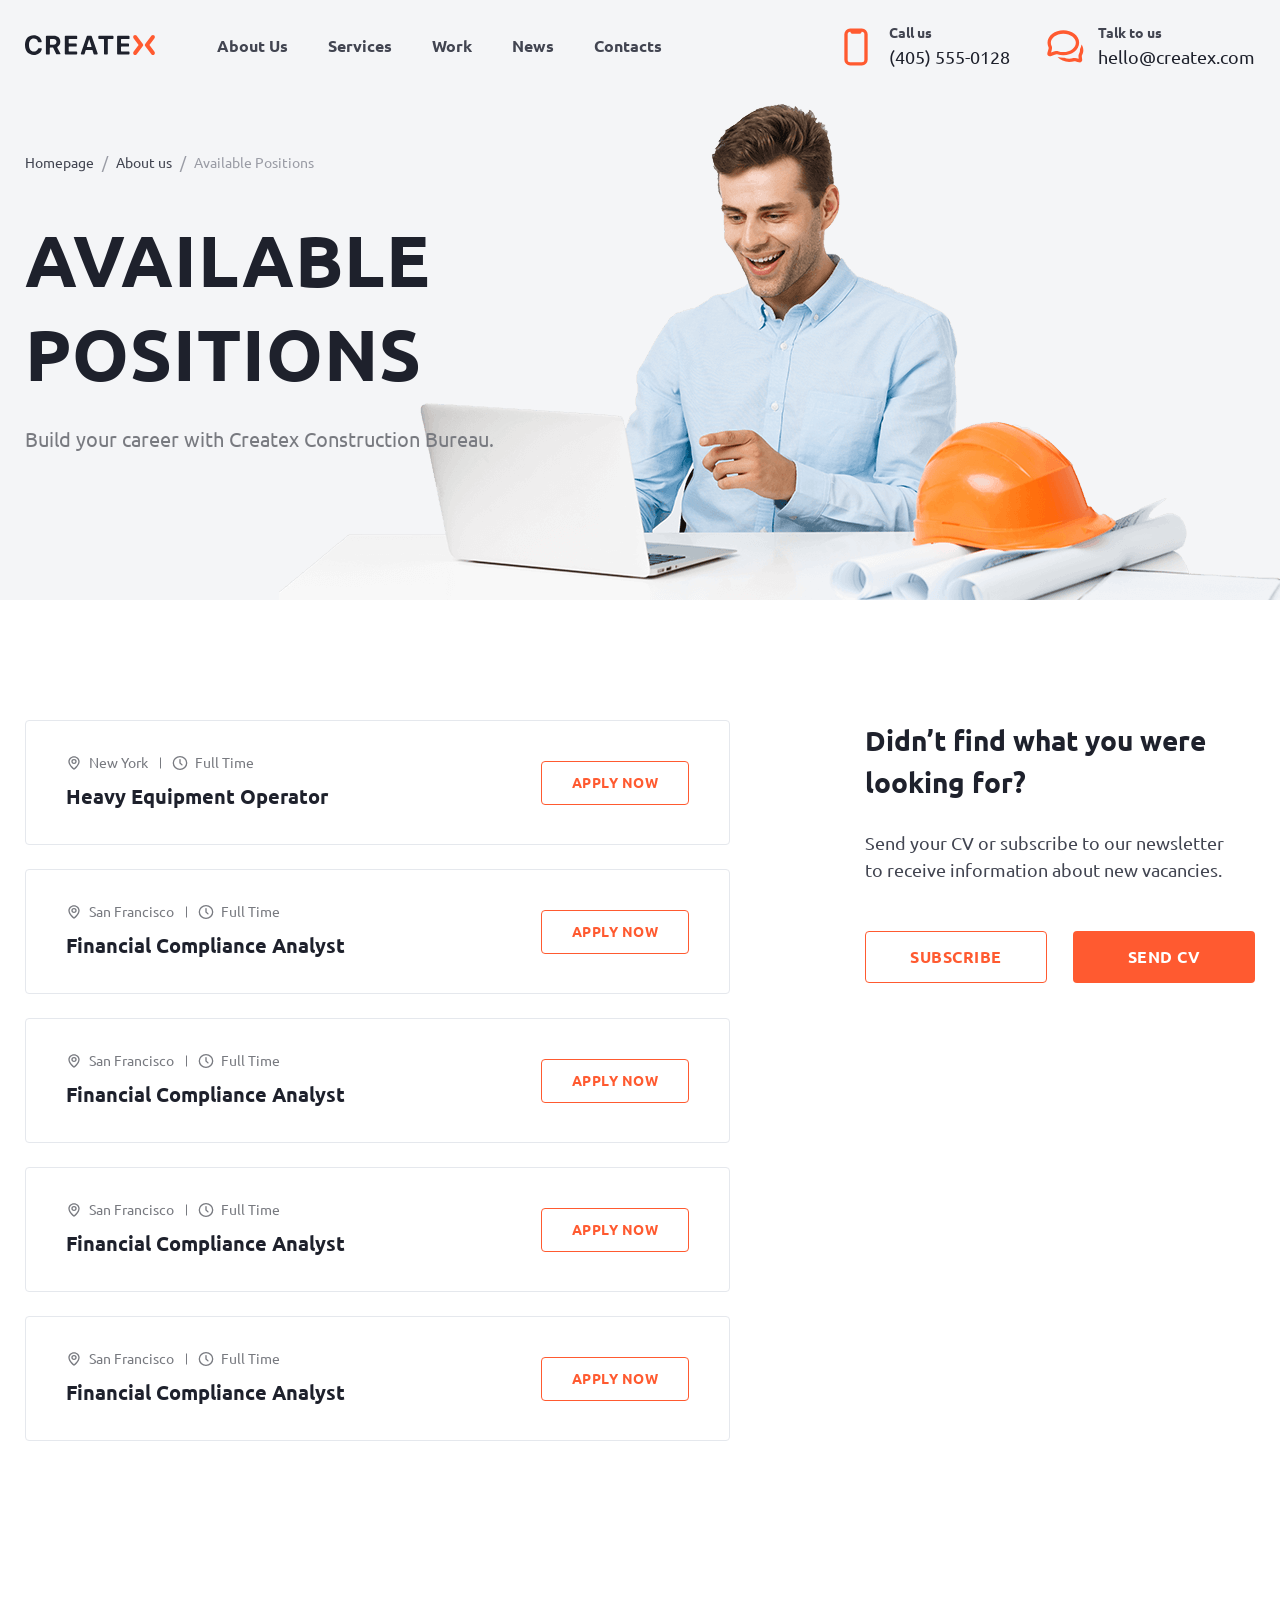
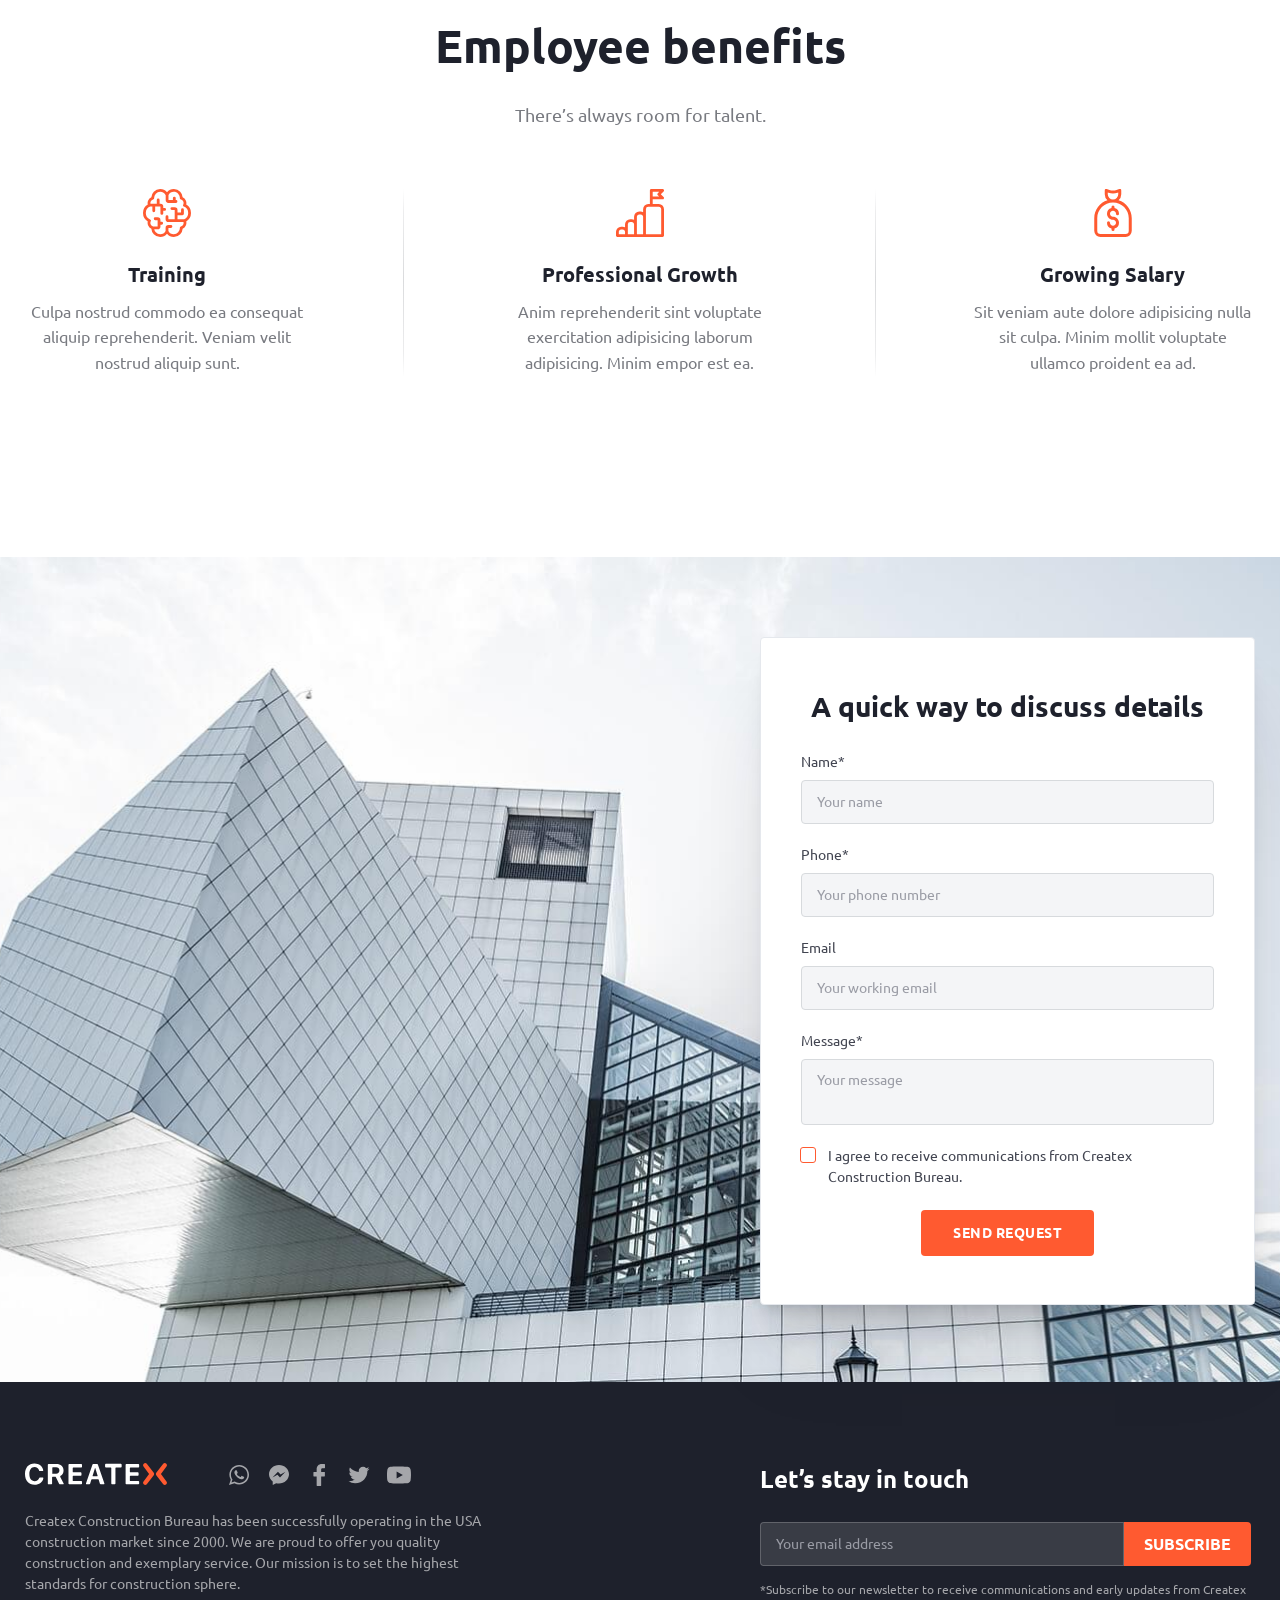
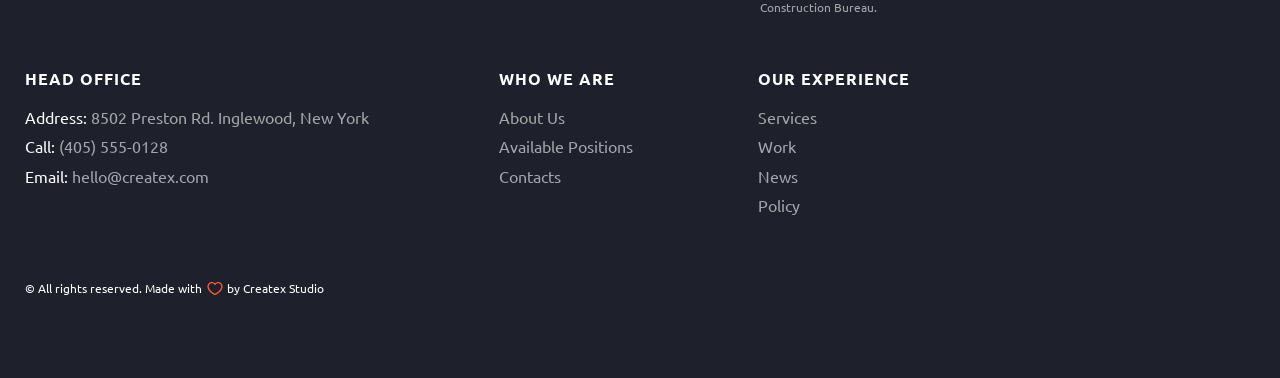
<file: positions.html>
<!DOCTYPE html>
<html lang="en">

<head>
  <meta charset="UTF-8">
  <meta name="viewport" content="width=device-width,initial-scale=1">
  <link rel="shortcut icon" href="img/favicon.ico" type="image/x-icon">
  <meta http-equiv="X-UA-Compatible" content="ie=edge">
  <meta name="theme-color" content="#111111">
  <title>Createx Construction</title>
  <link rel="stylesheet" href="css/vendor.css">
  <link rel="stylesheet" href="css/main.css">
</head>

<body>
  <div class="site-container">
    <header class="header header--secondary">
      <div class="container header__container"><a href="index.html" class="logo"><img src="img/logo.svg"
            alt="Createx Logo"></a>
        <nav class="nav header__nav">
          <ul class="nav__list list-reset">
            <li class="nav__item"><a href="about.html" class="nav__link">About Us</a></li>
            <li class="nav__item"><a href="services.html" class="nav__link">Services</a></li>
            <li class="nav__item"><a href="work.html" class="nav__link">Work</a></li>
            <li class="nav__item"><a href="news.html" class="nav__link">News</a></li>
            <li class="nav__item"><a href="contacts.html" class="nav__link">Contacts</a></li>
          </ul>
          <div class="header-contacts header-contacts--nav"><a href="tel:4055550128"
              class="header-contacts__link contacts-link contacts-link--call"><span class="contacts-link__caption">Call
                us</span> <span class="contacts-link__value">(405) 555-0128</span> </a><a
              href="mailto:hello@createx.com" class="header-contacts__link contacts-link contacts-link--mail"><span
                class="contacts-link__caption">Talk to us</span> <span
                class="contacts-link__value">hello@createx.com</span></a></div>
        </nav>
        <div class="header-contacts"><a href="tel:4055550128"
            class="header-contacts__link contacts-link contacts-link--call"><span class="contacts-link__caption">Call
              us</span> <span class="contacts-link__value">(405) 555-0128</span> </a><a href="mailto:hello@createx.com"
            class="header-contacts__link contacts-link contacts-link--mail"><span class="contacts-link__caption">Talk to
              us</span> <span class="contacts-link__value">hello@createx.com</span></a></div><button
          class="btn-reset burger" aria-label="Открыть меню"><span class="burger__line"></span></button>
      </div>
    </header>
    <main>
      <section class="page-hero page-hero--positions">
        <div class="container">
          <ul class="list-reset breadcrumbs page-hero__breadcrumbs">
            <li class="breadcrumbs__item"><a href="#" class="breadcrumbs__link">Homepage</a></li>
            <li class="breadcrumbs__item"><a href="#" class="breadcrumbs__link">About us</a></li>
            <li class="breadcrumbs__item"><a class="breadcrumbs__link">Available Positions</a></li>
          </ul>
          <h1 class="page-hero__title">Available Positions</h1>
          <p class="page-hero__descr">Build your career with Createx Construction Bureau.</p>
        </div>
      </section>
      <section class="positions-content">
        <h2 class="visually-hidden">Our available positions</h2>
        <div class="container">
          <div class="positions-content__info grid">
            <div class="positions-content__left">
              <ul class="list-reset positions-list">
                <li class="positions-list__item">
                  <article class="positions-item">
                    <div class="positions-item__left">
                      <div class="positions-item__meta"><span class="positions-item__city">New York</span> <span
                          class="positions-item__time">Full Time</span></div>
                      <h3 class="positions-item__title">Heavy Equipment Operator</h3>
                    </div><a href="#" class="btn btn--stroke-primary positions-item__link">Apply now</a>
                  </article>
                </li>
                <li class="positions-list__item">
                  <article class="positions-item">
                    <div class="positions-item__left">
                      <div class="positions-item__meta"><span class="positions-item__city">San Francisco</span> <span
                          class="positions-item__time">Full Time</span></div>
                      <h3 class="positions-item__title">Financial Compliance Analyst</h3>
                    </div><a href="#" class="btn btn--stroke-primary positions-item__link">Apply now</a>
                  </article>
                </li>
                <li class="positions-list__item">
                  <article class="positions-item">
                    <div class="positions-item__left">
                      <div class="positions-item__meta"><span class="positions-item__city">San Francisco</span> <span
                          class="positions-item__time">Full Time</span></div>
                      <h3 class="positions-item__title">Financial Compliance Analyst</h3>
                    </div><a href="#" class="btn btn--stroke-primary positions-item__link">Apply now</a>
                  </article>
                </li>
                <li class="positions-list__item">
                  <article class="positions-item">
                    <div class="positions-item__left">
                      <div class="positions-item__meta"><span class="positions-item__city">San Francisco</span> <span
                          class="positions-item__time">Full Time</span></div>
                      <h3 class="positions-item__title">Financial Compliance Analyst</h3>
                    </div><a href="#" class="btn btn--stroke-primary positions-item__link">Apply now</a>
                  </article>
                </li>
                <li class="positions-list__item">
                  <article class="positions-item">
                    <div class="positions-item__left">
                      <div class="positions-item__meta"><span class="positions-item__city">San Francisco</span> <span
                          class="positions-item__time">Full Time</span></div>
                      <h3 class="positions-item__title">Financial Compliance Analyst</h3>
                    </div><a href="#" class="btn btn--stroke-primary positions-item__link">Apply now</a>
                  </article>
                </li>
              </ul>
            </div>
            <div class="positions-content__right">
              <div class="positions-looking">
                <h3 class="positions-looking__title">Didn’t find what you were looking for?</h3>
                <p class="positions-looking__descr">Send your CV&nbsp;or subscribe to&nbsp;our newsletter
                  to&nbsp;receive information about new vacancies.</p>
                <div class="positions-looking__btns"><button
                    class="btn-reset btn btn--stroke-primary positions-looking__btn positions-looking__btn--subs"
                    data-graph-animation="custom" data-graph-path="first">Subscribe</button> <button
                    class="btn-reset btn btn--fill positions-looking__btn positions-looking__btn--send"
                    data-graph-animation="custom" data-graph-path="second">Send CV</button></div>
              </div>
            </div>
          </div>
        </div>
      </section>
      <section class="employee-benefits section-offset">
        <div class="container">
          <h2 class="title title--center">Employee benefits</h2>
          <p class="descr descr--center">There’s always room for talent.</p>
          <ul class="list-reset employee-benefits__list grid">
            <li class="employee-benefits__item employee-benefits__item--training">
              <h3 class="employee-benefits__subtitle">Training</h3>
              <p class="employee-benefits__descr">Culpa nostrud commodo ea&nbsp;consequat aliquip reprehenderit. Veniam
                velit nostrud aliquip sunt.</p>
            </li>
            <li class="employee-benefits__item employee-benefits__item--growth">
              <h3 class="employee-benefits__subtitle">Professional Growth</h3>
              <p class="employee-benefits__descr">Anim reprehenderit sint voluptate exercitation adipisicing laborum
                adipisicing. Minim empor est&nbsp;ea.</p>
            </li>
            <li class="employee-benefits__item employee-benefits__item--salary">
              <h3 class="employee-benefits__subtitle">Growing Salary</h3>
              <p class="employee-benefits__descr">Sit veniam aute dolore adipisicing nulla sit culpa. Minim mollit
                voluptate ullamco proident ea&nbsp;ad.</p>
            </li>
          </ul>
        </div>
      </section>
      <section class="contacts-section">
        <h2 class="visually-hidden">Contacts</h2>
        <div class="container contacts-section__container">
          <form class="contacts-section__form contacts-form">
            <h3 class="contacts-form__title">A quick way to discuss details</h3><label
              class="form-field form-field--gray contacts-form__field"><span class="form-field__caption">Name*</span>
              <input type="text" name="name" placeholder="Your name" class="form-field__input"></label> <label
              class="form-field form-field--gray contacts-form__field"><span class="form-field__caption">Phone*</span>
              <input type="tel" name="phone" placeholder="Your phone number" class="form-field__input"></label> <label
              class="form-field form-field--gray contacts-form__field"><span class="form-field__caption">Email</span>
              <input type="email" name="email" placeholder="Your working email" class="form-field__input"></label>
            <label class="form-field form-field--gray contacts-form__field"><span
                class="form-field__caption">Message*</span> <textarea name="message" placeholder="Your message"
                class="form-field__input form-field__input--big"></textarea></label> <label
              class="custom-checkbox contacts-form__checkbox"><input type="checkbox" class="custom-checkbox__input">
              <span class="custom-checkbox__text">I agree to receive communications from Createx Construction
                Bureau.</span></label>
            <div class="centered"><button class="contacts-form__btn btn btn--fill" type="submit">Send Request</button>
            </div>
          </form>
        </div>
      </section>
    </main>
    <footer class="footer"><a href="#page" data-scroll class="to-top"><span class="to-top__text">Go to top</span> <span
          class="to-top__icon"><svg>
            <use xlink:href="img/sprite.svg#to-top"></use>
          </svg></span></a>
      <div class="container footer__container grid">
        <div class="footer__left">
          <div class="footer__top"><a href="index.html" class="logo footer__logo"><img src="img/logo-footer.svg"
                alt="Createx Logo"></a>
            <ul class="social footer__social list-reset">
              <li class="social__item"><a href="#" target="_blank" class="social__link" aria-label="WhatsApp"><svg>
                    <use xlink:href="img/sprite.svg#whats"></use>
                  </svg></a></li>
              <li class="social__item"><a href="#" target="_blank" class="social__link" aria-label="Messenger"><svg>
                    <use xlink:href="img/sprite.svg#mess"></use>
                  </svg></a></li>
              <li class="social__item"><a href="#" target="_blank" class="social__link" aria-label="Facebook"><svg>
                    <use xlink:href="img/sprite.svg#facebook"></use>
                  </svg></a></li>
              <li class="social__item"><a href="#" target="_blank" class="social__link" aria-label="Twitter"><svg>
                    <use xlink:href="img/sprite.svg#twitter"></use>
                  </svg></a></li>
              <li class="social__item"><a href="#" target="_blank" class="social__link" aria-label="Youtube"><svg>
                    <use xlink:href="img/sprite.svg#youtube"></use>
                  </svg></a></li>
            </ul>
          </div>
          <p class="footer__descr">Createx Construction Bureau has been successfully operating in&nbsp;the USA
            construction market since 2000. We&nbsp;are proud to&nbsp;offer you quality construction and exemplary
            service. Our mission is&nbsp;to&nbsp;set the highest standards for construction sphere.</p>
        </div>
        <form action="#" class="footer-form footer__form">
          <h3 class="footer-form__title">Let’s stay in touch</h3>
          <div class="footer-form__items"><label class="form-field form-field--gray contacts-form__field"><input
                type="email" name="email" placeholder="Your email address" class="form-field__input"></label> <button
              class="footer-form__btn btn btn--fill">Subscribe</button></div>
          <p class="footer-form__descr">*Subscribe to&nbsp;our newsletter to&nbsp;receive communications and early
            updates from Createx Construction Bureau.</p>
        </form>
        <address class="footer-address footer__address">
          <h3 class="footer-address__title footer-title">Head Office</h3><span class="footer-address__item"><span
              class="footer-address__name">Address:</span> 8502 Preston Rd. Inglewood, New York </span><span
            class="footer-address__item"><span class="footer-address__name">Call:</span> <a href="tel:4055550128">(405)
              555-0128</a> </span><span class="footer-address__item"><span class="footer-address__name">Email:</span> <a
              href="mailto:hello@createx.com">hello@createx.com</a></span>
        </address>
        <nav class="footer-nav footer__nav" title="secondary navigation">
          <div class="footer-nav__col">
            <h3 class="footer-nav__title footer-title">Who we are</h3>
            <ul class="list-reset footer-nav__list">
              <li class="footer-nav__item"><a href="about.html" class="footer-nav__link">About Us</a></li>
              <li class="footer-nav__item"><a href="#" class="footer-nav__link">Available Positions</a></li>
              <li class="footer-nav__item"><a href="contacts.html" class="footer-nav__link">Contacts</a></li>
            </ul>
          </div>
          <div class="footer-nav__col">
            <h3 class="footer-nav__title footer-title">Our Experience</h3>
            <ul class="list-reset footer-nav__list">
              <li class="footer-nav__item"><a href="services.html" class="footer-nav__link">Services</a></li>
              <li class="footer-nav__item"><a href="work.html" class="footer-nav__link">Work</a></li>
              <li class="footer-nav__item"><a href="news.html" class="footer-nav__link">News</a></li>
              <li class="footer-nav__item"><a href="policy.html" class="footer-nav__link">Policy</a></li>
            </ul>
          </div>
        </nav><small class="footer__copyright">&copy;&nbsp;All rights reserved. Made with <span>by Createx
            Studio</span></small>
      </div>
    </footer>
    <div class="overlay"></div>
    <div class="modal">
      <div class="modal__container site-modal" role="dialog" aria-modal="true" data-graph-target="first"><button
          class="btn-reset modal__close" aria-label="Закрыть модальное окно"></button>
        <div class="modal-content">
          <h2 class="site-modal__title">Subscribe to our newsletter</h2>
          <form action="#" class="site-modal__form form-1"><label
              class="form-field form-field--gray site-modal__field"><span class="form-field__caption">Name*</span>
              <input type="email" name="name" required placeholder="Your name" class="form-field__input"></label> <label
              class="form-field form-field--gray site-modal__field"><span class="form-field__caption">Email</span>
              <input type="email" name="email" placeholder="Your working email" class="form-field__input"></label>
            <button class="site-modal__btn btn btn--fill" type="submit">Send</button></form>
        </div>
      </div>
      <div class="modal__container site-modal" role="dialog" aria-modal="true" data-graph-target="second"><button
          class="btn-reset modal__close" aria-label="Закрыть модальное окно"></button>
        <div class="modal-content">
          <h2 class="site-modal__title">Send your CV</h2>
          <form action="#" class="site-modal__form form-1"><label
              class="form-field form-field--gray site-modal__field"><span class="form-field__caption">Name*</span>
              <input type="email" name="name" required placeholder="Your name" class="form-field__input"></label> <label
              class="form-field form-field--gray site-modal__field"><span class="form-field__caption">Location</span>
              <select name="location" class="form-field__select" required>
                <option value="">Choose location</option>
                <option value="New_York">New York</option>
              </select></label> <label class="form-field form-field--gray site-modal__field"><span
                class="form-field__caption">Phone*</span> <input type="tel" name="phone" required
                placeholder="Your phone number" class="form-field__input"></label> <label
              class="form-field form-field--gray site-modal__field"><span class="form-field__caption">Email*</span>
              <input type="email" name="email" placeholder="Your working email" class="form-field__input"></label>
            <label class="form-field form-field--gray site-modal__field site-modal__field--big"><span
                class="form-field__caption">Covering letter</span> <textarea name="message"
                placeholder="Your covering letter" class="form-field__input form-field__input--big"></textarea></label>
            <label class="custom-file site-modal__checkbox"><input type="file" class="custom-file__input"> <span
                class="custom-file__text">Attach your CV*</span></label> <button class="site-modal__btn btn btn--fill"
              type="submit">Send</button></form>
        </div>
      </div>
    </div>
  </div>
  <script src="js/vendor.js"></script>
  <script src="js/main.js"></script>
</body>

</html>
</file>
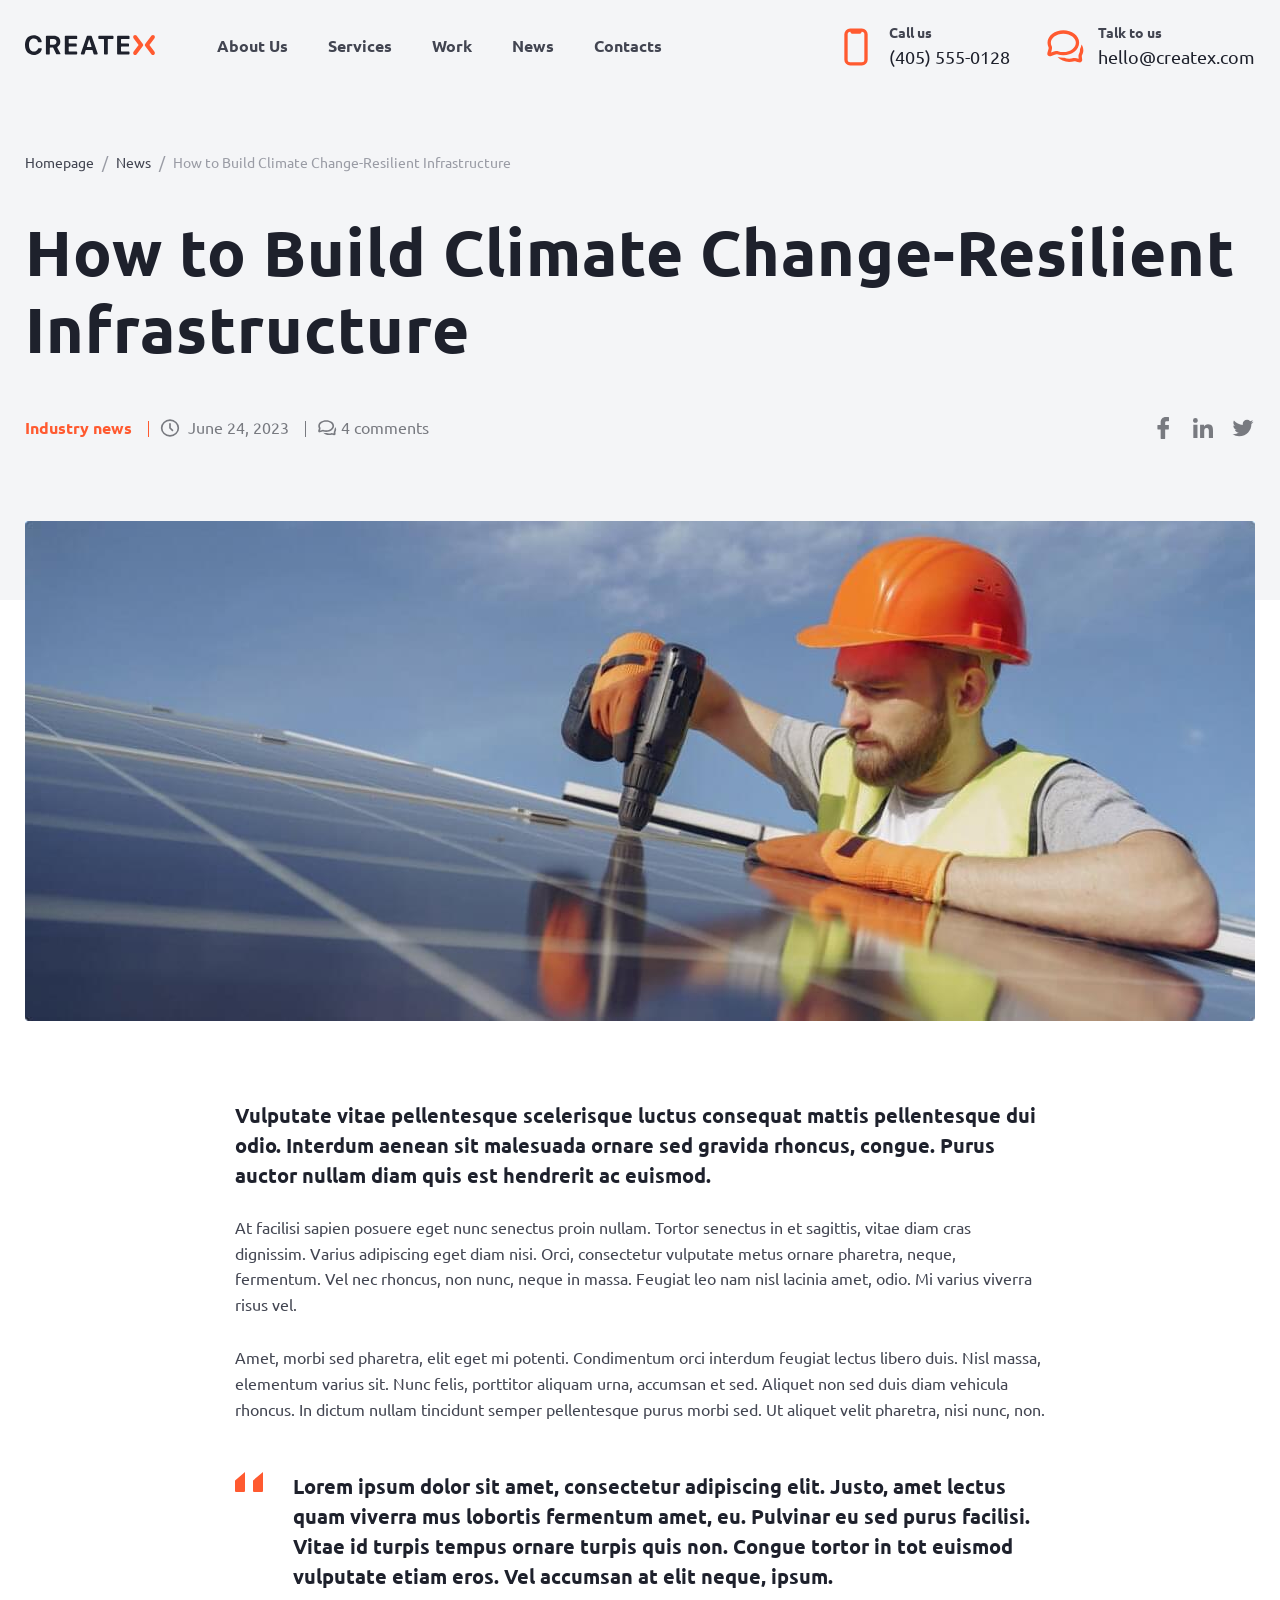
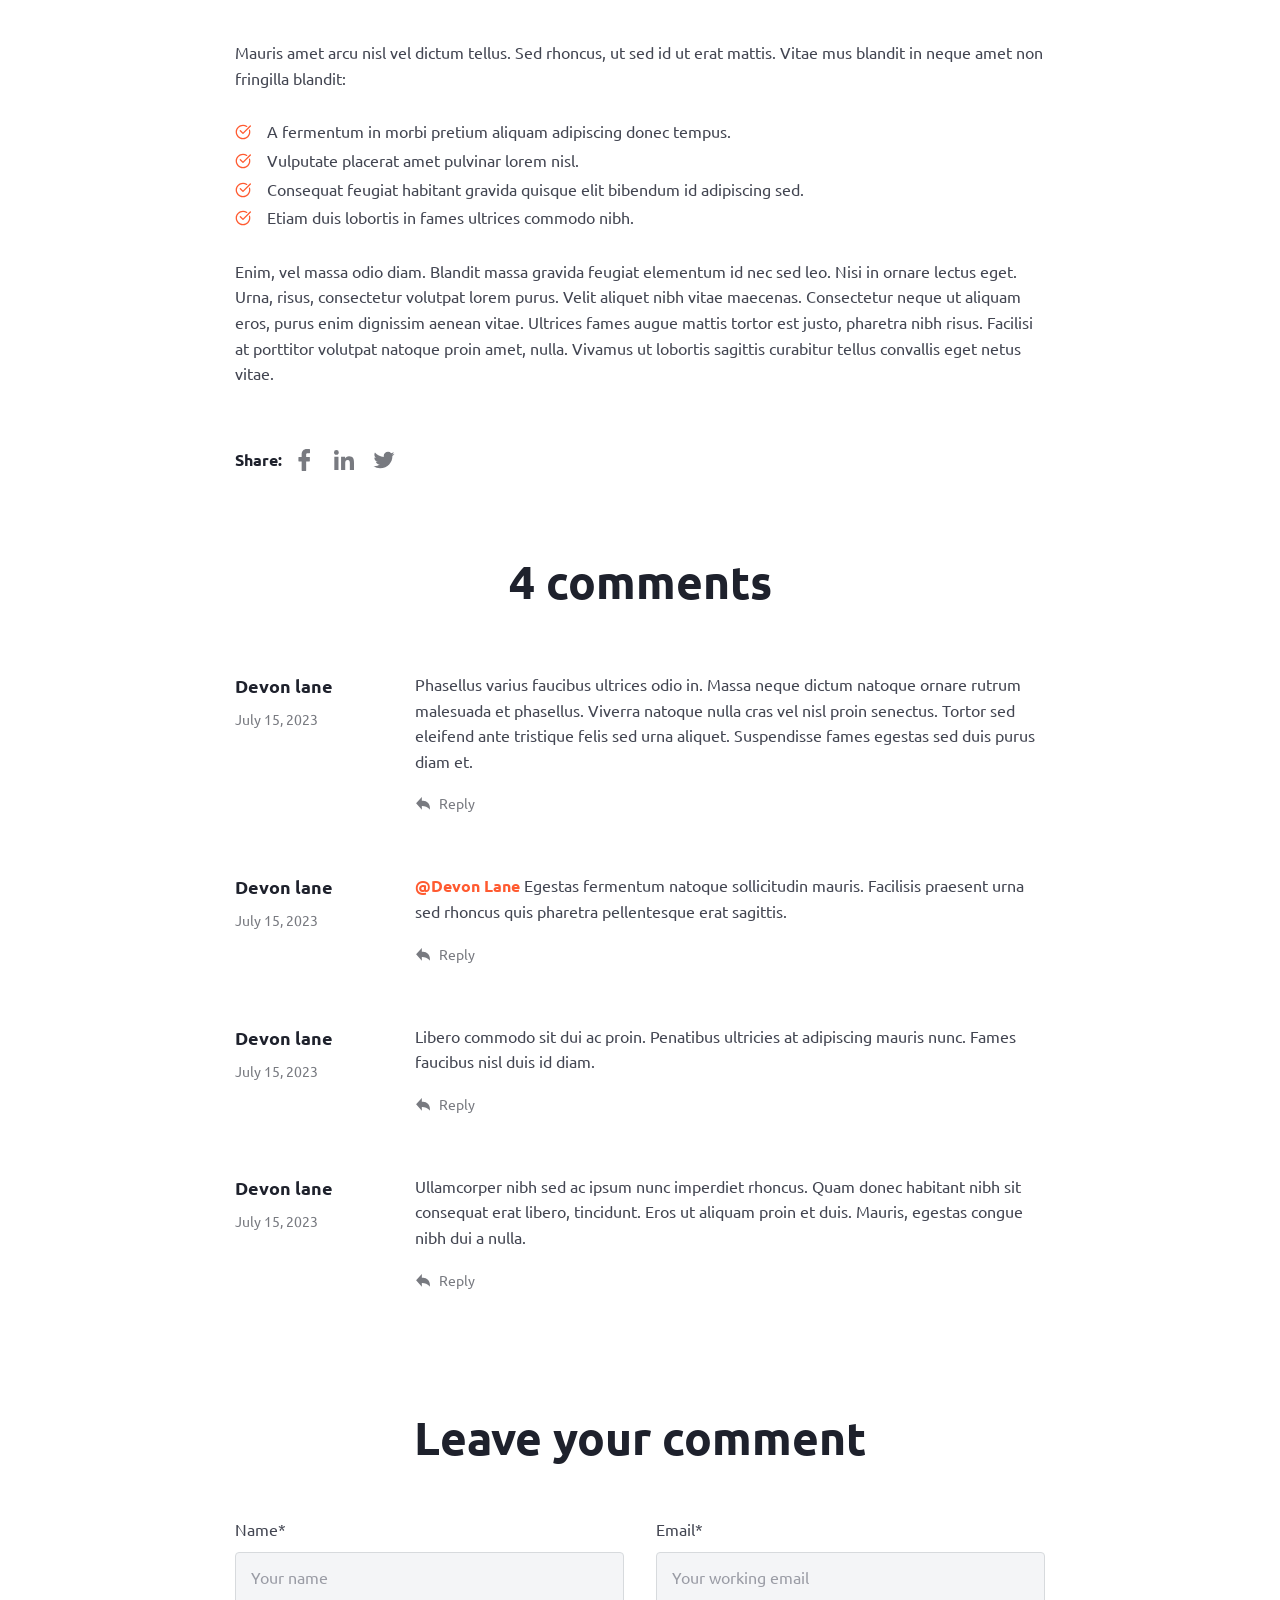
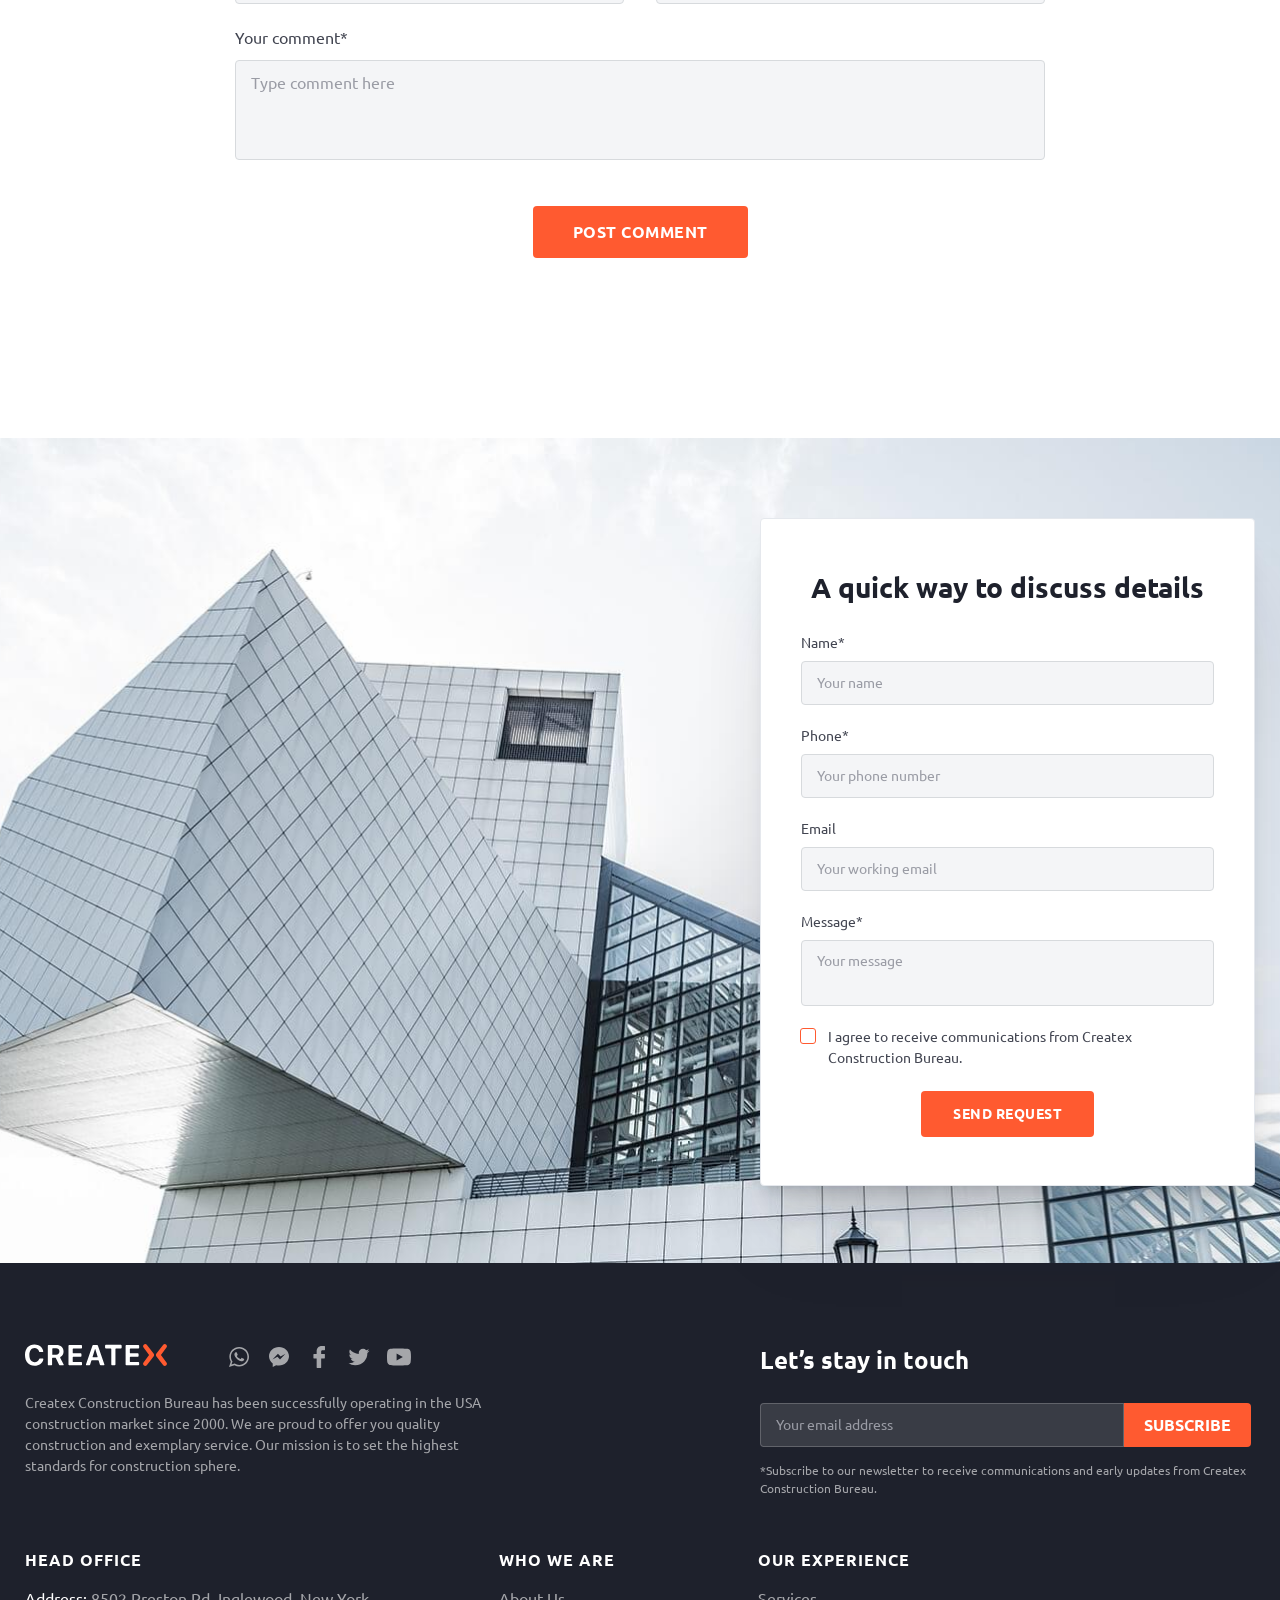
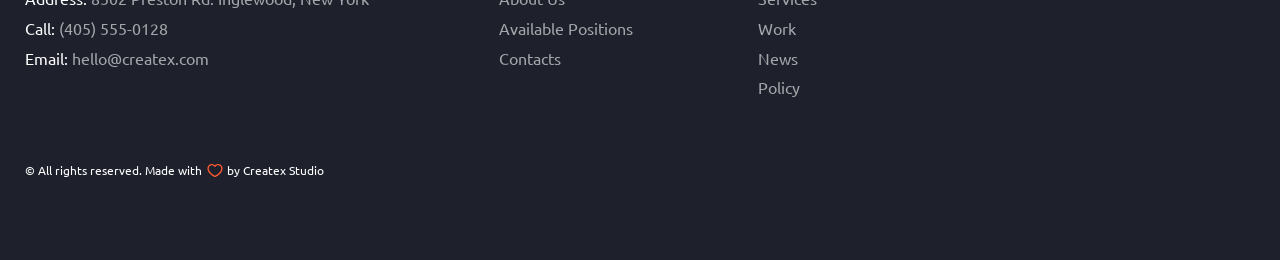
<file: post.html>
<!DOCTYPE html>
<html lang="en">

<head>
  <meta charset="UTF-8">
  <meta name="viewport" content="width=device-width,initial-scale=1">
  <link rel="shortcut icon" href="img/favicon.ico" type="image/x-icon">
  <meta http-equiv="X-UA-Compatible" content="ie=edge">
  <meta name="theme-color" content="#111111">
  <title>Createx Construction</title>
  <link rel="stylesheet" href="css/vendor.css">
  <link rel="stylesheet" href="css/main.css">
</head>

<body>
  <div class="site-container">
    <header class="header header--secondary">
      <div class="container header__container"><a href="index.html" class="logo"><img src="img/logo.svg"
            alt="Createx Logo"></a>
        <nav class="nav header__nav">
          <ul class="nav__list list-reset">
            <li class="nav__item"><a href="about.html" class="nav__link">About Us</a></li>
            <li class="nav__item"><a href="services.html" class="nav__link">Services</a></li>
            <li class="nav__item"><a href="work.html" class="nav__link">Work</a></li>
            <li class="nav__item"><a href="news.html" class="nav__link">News</a></li>
            <li class="nav__item"><a href="contacts.html" class="nav__link">Contacts</a></li>
          </ul>
          <div class="header-contacts header-contacts--nav"><a href="tel:4055550128"
              class="header-contacts__link contacts-link contacts-link--call"><span class="contacts-link__caption">Call
                us</span> <span class="contacts-link__value">(405) 555-0128</span> </a><a
              href="mailto:hello@createx.com" class="header-contacts__link contacts-link contacts-link--mail"><span
                class="contacts-link__caption">Talk to us</span> <span
                class="contacts-link__value">hello@createx.com</span></a></div>
        </nav>
        <div class="header-contacts"><a href="tel:4055550128"
            class="header-contacts__link contacts-link contacts-link--call"><span class="contacts-link__caption">Call
              us</span> <span class="contacts-link__value">(405) 555-0128</span> </a><a href="mailto:hello@createx.com"
            class="header-contacts__link contacts-link contacts-link--mail"><span class="contacts-link__caption">Talk to
              us</span> <span class="contacts-link__value">hello@createx.com</span></a></div><button
          class="btn-reset burger" aria-label="Открыть меню"><span class="burger__line"></span></button>
      </div>
    </header>
    <main>
      <section class="page-hero page-hero--post">
        <div class="container">
          <ul class="list-reset breadcrumbs page-hero__breadcrumbs">
            <li class="breadcrumbs__item"><a href="#" class="breadcrumbs__link">Homepage</a></li>
            <li class="breadcrumbs__item"><a href="#" class="breadcrumbs__link">News</a></li>
            <li class="breadcrumbs__item"><a class="breadcrumbs__link">How to&nbsp;Build Climate Change-Resilient
                Infrastructure</a></li>
          </ul>
          <h1 class="page-hero__title">How to&nbsp;Build Climate Change-Resilient Infrastructure</h1>
          <div class="page-hero__bottom">
            <div class="page-hero__meta article-meta"><a href="#" class="article-meta__item">Industry news</a> <time
                class="article-meta__item" datetime="2023-06-24 19:00">June 24, 2023</time> <span
                class="article-meta__item article-meta__item--comments">4 comments</span></div>
            <ul class="social page-hero__social list-reset">
              <li class="social__item"><a href="#" target="_blank" class="social__link" aria-label="Facebook"><svg>
                    <use xlink:href="img/sprite.svg#facebook"></use>
                  </svg></a></li>
              <li class="social__item"><a href="#" target="_blank" class="social__link" aria-label="LinkedIn"><svg>
                    <use xlink:href="img/sprite.svg#linked"></use>
                  </svg></a></li>
              <li class="social__item"><a href="#" target="_blank" class="social__link" aria-label="Twitter"><svg>
                    <use xlink:href="img/sprite.svg#twitter"></use>
                  </svg></a></li>
            </ul>
          </div>
        </div>
      </section>
      <article class="post">
        <div class="container"><img src="img/blog-cover.jpg" alt="Обложка поста" class="post__cover">
          <div class="post__wrapper">
            <div class="post__content">
              <h2>Vulputate vitae pellentesque scelerisque luctus consequat mattis pellentesque dui odio. Interdum
                aenean sit malesuada ornare sed gravida rhoncus, congue. Purus auctor nullam diam quis est hendrerit
                ac&nbsp;euismod.</h2>
              <p>At&nbsp;facilisi sapien posuere eget nunc senectus proin nullam. Tortor senectus
                in&nbsp;et&nbsp;sagittis, vitae diam cras dignissim. Varius adipiscing eget diam nisi. Orci, consectetur
                vulputate metus ornare pharetra, neque, fermentum. Vel nec rhoncus, non nunc, neque in&nbsp;massa.
                Feugiat leo nam nisl lacinia amet, odio. Mi&nbsp;varius viverra risus vel.</p>
              <p>Amet, morbi sed pharetra, elit eget mi&nbsp;potenti. Condimentum orci interdum feugiat lectus libero
                duis. Nisl massa, elementum varius sit. Nunc felis, porttitor aliquam urna, accumsan et&nbsp;sed.
                Aliquet non sed duis diam vehicula rhoncus. In&nbsp;dictum nullam tincidunt semper pellentesque purus
                morbi sed. Ut&nbsp;aliquet velit pharetra, nisi nunc, non.</p>
              <blockquote>Lorem ipsum dolor sit amet, consectetur adipiscing elit. Justo, amet lectus quam viverra mus
                lobortis fermentum amet, eu. Pulvinar eu&nbsp;sed purus facilisi. Vitae id&nbsp;turpis tempus ornare
                turpis quis non. Congue tortor in&nbsp;tot euismod vulputate etiam eros. Vel accumsan at&nbsp;elit
                neque, ipsum.</blockquote>
              <p>Mauris amet arcu nisl vel dictum tellus. Sed rhoncus, ut&nbsp;sed id&nbsp;ut&nbsp;erat mattis. Vitae
                mus blandit in&nbsp;neque amet non fringilla blandit:</p>
              <ul>
                <li>A&nbsp;fermentum in&nbsp;morbi pretium aliquam adipiscing donec tempus.</li>
                <li>Vulputate placerat amet pulvinar lorem nisl.</li>
                <li>Consequat feugiat habitant gravida quisque elit bibendum id&nbsp;adipiscing sed.</li>
                <li>Etiam duis lobortis in&nbsp;fames ultrices commodo nibh.</li>
              </ul>
              <p>Enim, vel massa odio diam. Blandit massa gravida feugiat elementum id&nbsp;nec sed leo. Nisi
                in&nbsp;ornare lectus eget. Urna, risus, consectetur volutpat lorem purus. Velit aliquet nibh vitae
                maecenas. Consectetur neque ut&nbsp;aliquam eros, purus enim dignissim aenean vitae. Ultrices fames
                augue mattis tortor est justo, pharetra nibh risus. Facilisi at&nbsp;porttitor volutpat natoque proin
                amet, nulla. Vivamus ut&nbsp;lobortis sagittis curabitur tellus convallis eget netus vitae.</p>
            </div>
            <div class="post__share"><span>Share:</span>
              <ul class="social post__social list-reset">
                <li class="social__item"><a href="#" target="_blank" class="social__link" aria-label="Facebook"><svg>
                      <use xlink:href="img/sprite.svg#facebook"></use>
                    </svg></a></li>
                <li class="social__item"><a href="#" target="_blank" class="social__link" aria-label="LinkedIn"><svg>
                      <use xlink:href="img/sprite.svg#linked"></use>
                    </svg></a></li>
                <li class="social__item"><a href="#" target="_blank" class="social__link" aria-label="Twitter"><svg>
                      <use xlink:href="img/sprite.svg#twitter"></use>
                    </svg></a></li>
              </ul>
            </div>
            <div class="comments">
              <h2 class="title title--center comments__title">4 comments</h2>
              <ul class="list-reset comments__list">
                <li class="comments__item">
                  <article class="comment">
                    <div class="comment__left"><span class="comment__author">Devon lane</span> <time
                        class="comment__time" datetime="2023-07-15 19:00">July 15, 2023</time></div>
                    <div class="comment__right">
                      <div class="comment__body">
                        <p>Phasellus varius faucibus ultrices odio&nbsp;in. Massa neque dictum natoque ornare rutrum
                          malesuada et&nbsp;phasellus. Viverra natoque nulla cras vel nisl proin senectus. Tortor sed
                          eleifend ante tristique felis sed urna aliquet. Suspendisse fames egestas sed duis purus
                          diam&nbsp;et.</p>
                      </div><button class="btn-reset comment__reply"><svg>
                          <use xlink:href="img/sprite.svg#reply"></use>
                        </svg> <span>Reply</span></button>
                    </div>
                  </article>
                </li>
                <li class="comments__item">
                  <article class="comment">
                    <div class="comment__left"><span class="comment__author">Devon lane</span> <time
                        class="comment__time" datetime="2023-07-15 19:00">July 15, 2023</time></div>
                    <div class="comment__right">
                      <div class="comment__body">
                        <p><a href="#">@Devon Lane</a> Egestas fermentum natoque sollicitudin mauris. Facilisis praesent
                          urna sed rhoncus quis pharetra pellentesque erat sagittis.</p>
                      </div><button class="btn-reset comment__reply"><svg>
                          <use xlink:href="img/sprite.svg#reply"></use>
                        </svg> <span>Reply</span></button>
                    </div>
                  </article>
                </li>
                <li class="comments__item">
                  <article class="comment">
                    <div class="comment__left"><span class="comment__author">Devon lane</span> <time
                        class="comment__time" datetime="2023-07-15 19:00">July 15, 2023</time></div>
                    <div class="comment__right">
                      <div class="comment__body">
                        <p>Libero commodo sit dui ac&nbsp;proin. Penatibus ultricies at&nbsp;adipiscing mauris nunc.
                          Fames faucibus nisl duis id&nbsp;diam.</p>
                      </div><button class="btn-reset comment__reply"><svg>
                          <use xlink:href="img/sprite.svg#reply"></use>
                        </svg> <span>Reply</span></button>
                    </div>
                  </article>
                </li>
                <li class="comments__item">
                  <article class="comment">
                    <div class="comment__left"><span class="comment__author">Devon lane</span> <time
                        class="comment__time" datetime="2023-07-15 19:00">July 15, 2023</time></div>
                    <div class="comment__right">
                      <div class="comment__body">
                        <p>Ullamcorper nibh sed ac&nbsp;ipsum nunc imperdiet rhoncus. Quam donec habitant nibh sit
                          consequat erat libero, tincidunt. Eros ut&nbsp;aliquam proin et&nbsp;duis. Mauris, egestas
                          congue nibh dui a&nbsp;nulla.</p>
                      </div><button class="btn-reset comment__reply"><svg>
                          <use xlink:href="img/sprite.svg#reply"></use>
                        </svg> <span>Reply</span></button>
                    </div>
                  </article>
                </li>
              </ul>
            </div>
            <form class="post-form">
              <h2 class="title title--center post-form__title">Leave your comment</h2>
              <div class="post-form__content"><label class="form-field form-field--gray post-form__field"><span
                    class="form-field__caption">Name*</span> <input type="text" name="name" required
                    placeholder="Your name" class="form-field__input"></label> <label
                  class="form-field form-field--gray post-form__field"><span class="form-field__caption">Email*</span>
                  <input type="email" name="email" required placeholder="Your working email"
                    class="form-field__input"></label> <label
                  class="form-field form-field--gray post-form__field post-form__field--big"><span
                    class="form-field__caption">Your comment*</span> <textarea name="message"
                    placeholder="Type comment here" class="form-field__input form-field__input--big"></textarea></label>
                <div class="centered"><button class="btn-reset btn btn--fill post-form__btn">Post comment</button></div>
              </div>
            </form>
          </div>
        </div>
      </article>
      <section class="contacts-section">
        <h2 class="visually-hidden">Contacts</h2>
        <div class="container contacts-section__container">
          <form class="contacts-section__form contacts-form">
            <h3 class="contacts-form__title">A quick way to discuss details</h3><label
              class="form-field form-field--gray contacts-form__field"><span class="form-field__caption">Name*</span>
              <input type="text" name="name" placeholder="Your name" class="form-field__input"></label> <label
              class="form-field form-field--gray contacts-form__field"><span class="form-field__caption">Phone*</span>
              <input type="tel" name="phone" placeholder="Your phone number" class="form-field__input"></label> <label
              class="form-field form-field--gray contacts-form__field"><span class="form-field__caption">Email</span>
              <input type="email" name="email" placeholder="Your working email" class="form-field__input"></label>
            <label class="form-field form-field--gray contacts-form__field"><span
                class="form-field__caption">Message*</span> <textarea name="message" placeholder="Your message"
                class="form-field__input form-field__input--big"></textarea></label> <label
              class="custom-checkbox contacts-form__checkbox"><input type="checkbox" class="custom-checkbox__input">
              <span class="custom-checkbox__text">I agree to receive communications from Createx Construction
                Bureau.</span></label>
            <div class="centered"><button class="contacts-form__btn btn btn--fill" type="submit">Send Request</button>
            </div>
          </form>
        </div>
      </section>
    </main>
    <footer class="footer"><a href="#page" data-scroll class="to-top"><span class="to-top__text">Go to top</span> <span
          class="to-top__icon"><svg>
            <use xlink:href="img/sprite.svg#to-top"></use>
          </svg></span></a>
      <div class="container footer__container grid">
        <div class="footer__left">
          <div class="footer__top"><a href="index.html" class="logo footer__logo"><img src="img/logo-footer.svg"
                alt="Createx Logo"></a>
            <ul class="social footer__social list-reset">
              <li class="social__item"><a href="#" target="_blank" class="social__link" aria-label="WhatsApp"><svg>
                    <use xlink:href="img/sprite.svg#whats"></use>
                  </svg></a></li>
              <li class="social__item"><a href="#" target="_blank" class="social__link" aria-label="Messenger"><svg>
                    <use xlink:href="img/sprite.svg#mess"></use>
                  </svg></a></li>
              <li class="social__item"><a href="#" target="_blank" class="social__link" aria-label="Facebook"><svg>
                    <use xlink:href="img/sprite.svg#facebook"></use>
                  </svg></a></li>
              <li class="social__item"><a href="#" target="_blank" class="social__link" aria-label="Twitter"><svg>
                    <use xlink:href="img/sprite.svg#twitter"></use>
                  </svg></a></li>
              <li class="social__item"><a href="#" target="_blank" class="social__link" aria-label="Youtube"><svg>
                    <use xlink:href="img/sprite.svg#youtube"></use>
                  </svg></a></li>
            </ul>
          </div>
          <p class="footer__descr">Createx Construction Bureau has been successfully operating in&nbsp;the USA
            construction market since 2000. We&nbsp;are proud to&nbsp;offer you quality construction and exemplary
            service. Our mission is&nbsp;to&nbsp;set the highest standards for construction sphere.</p>
        </div>
        <form action="#" class="footer-form footer__form">
          <h3 class="footer-form__title">Let’s stay in touch</h3>
          <div class="footer-form__items"><label class="form-field form-field--gray contacts-form__field"><input
                type="email" name="email" placeholder="Your email address" class="form-field__input"></label> <button
              class="footer-form__btn btn btn--fill">Subscribe</button></div>
          <p class="footer-form__descr">*Subscribe to&nbsp;our newsletter to&nbsp;receive communications and early
            updates from Createx Construction Bureau.</p>
        </form>
        <address class="footer-address footer__address">
          <h3 class="footer-address__title footer-title">Head Office</h3><span class="footer-address__item"><span
              class="footer-address__name">Address:</span> 8502 Preston Rd. Inglewood, New York </span><span
            class="footer-address__item"><span class="footer-address__name">Call:</span> <a href="tel:4055550128">(405)
              555-0128</a> </span><span class="footer-address__item"><span class="footer-address__name">Email:</span> <a
              href="mailto:hello@createx.com">hello@createx.com</a></span>
        </address>
        <nav class="footer-nav footer__nav" title="secondary navigation">
          <div class="footer-nav__col">
            <h3 class="footer-nav__title footer-title">Who we are</h3>
            <ul class="list-reset footer-nav__list">
              <li class="footer-nav__item"><a href="about.html" class="footer-nav__link">About Us</a></li>
              <li class="footer-nav__item"><a href="#" class="footer-nav__link">Available Positions</a></li>
              <li class="footer-nav__item"><a href="contacts.html" class="footer-nav__link">Contacts</a></li>
            </ul>
          </div>
          <div class="footer-nav__col">
            <h3 class="footer-nav__title footer-title">Our Experience</h3>
            <ul class="list-reset footer-nav__list">
              <li class="footer-nav__item"><a href="services.html" class="footer-nav__link">Services</a></li>
              <li class="footer-nav__item"><a href="work.html" class="footer-nav__link">Work</a></li>
              <li class="footer-nav__item"><a href="news.html" class="footer-nav__link">News</a></li>
              <li class="footer-nav__item"><a href="policy.html" class="footer-nav__link">Policy</a></li>
            </ul>
          </div>
        </nav><small class="footer__copyright">&copy;&nbsp;All rights reserved. Made with <span>by Createx
            Studio</span></small>
      </div>
    </footer>
    <div class="overlay"></div>
  </div>
  <script src="js/vendor.js"></script>
  <script src="js/main.js"></script>
</body>

</html>
</file>
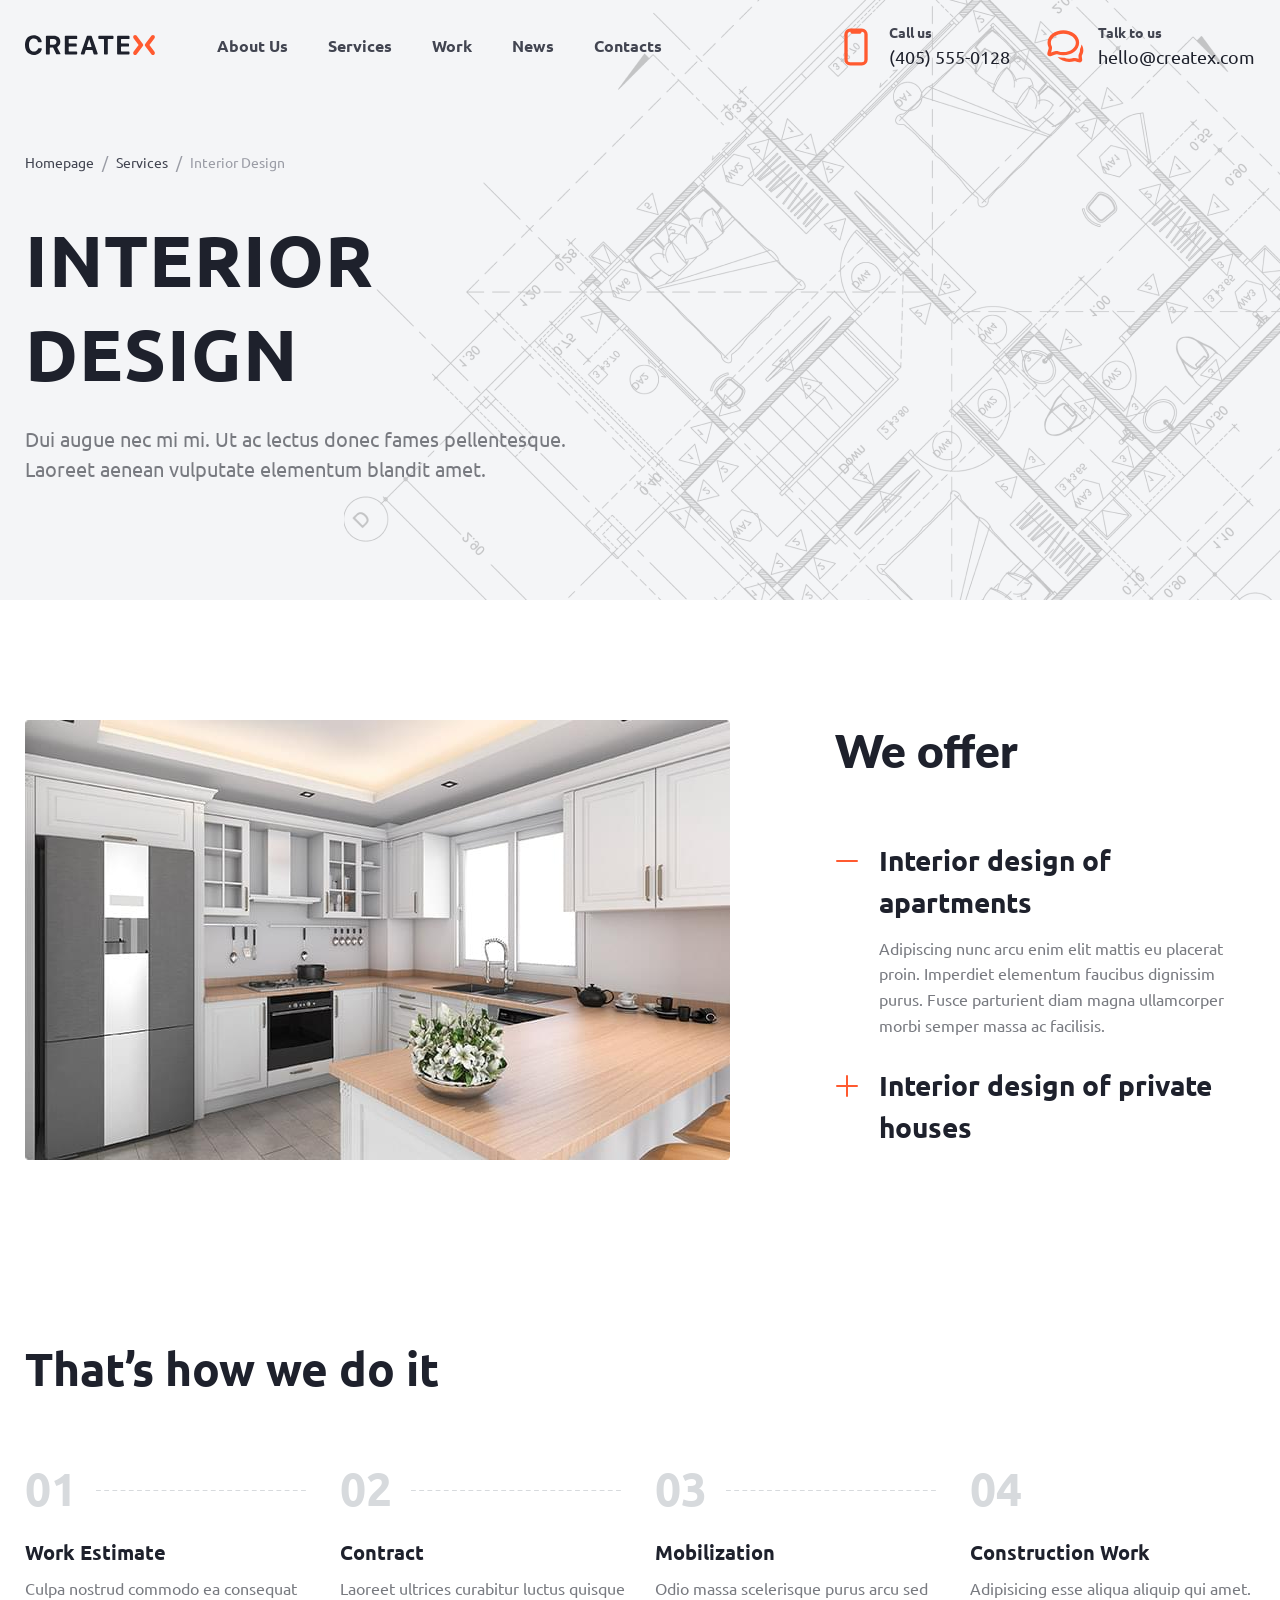
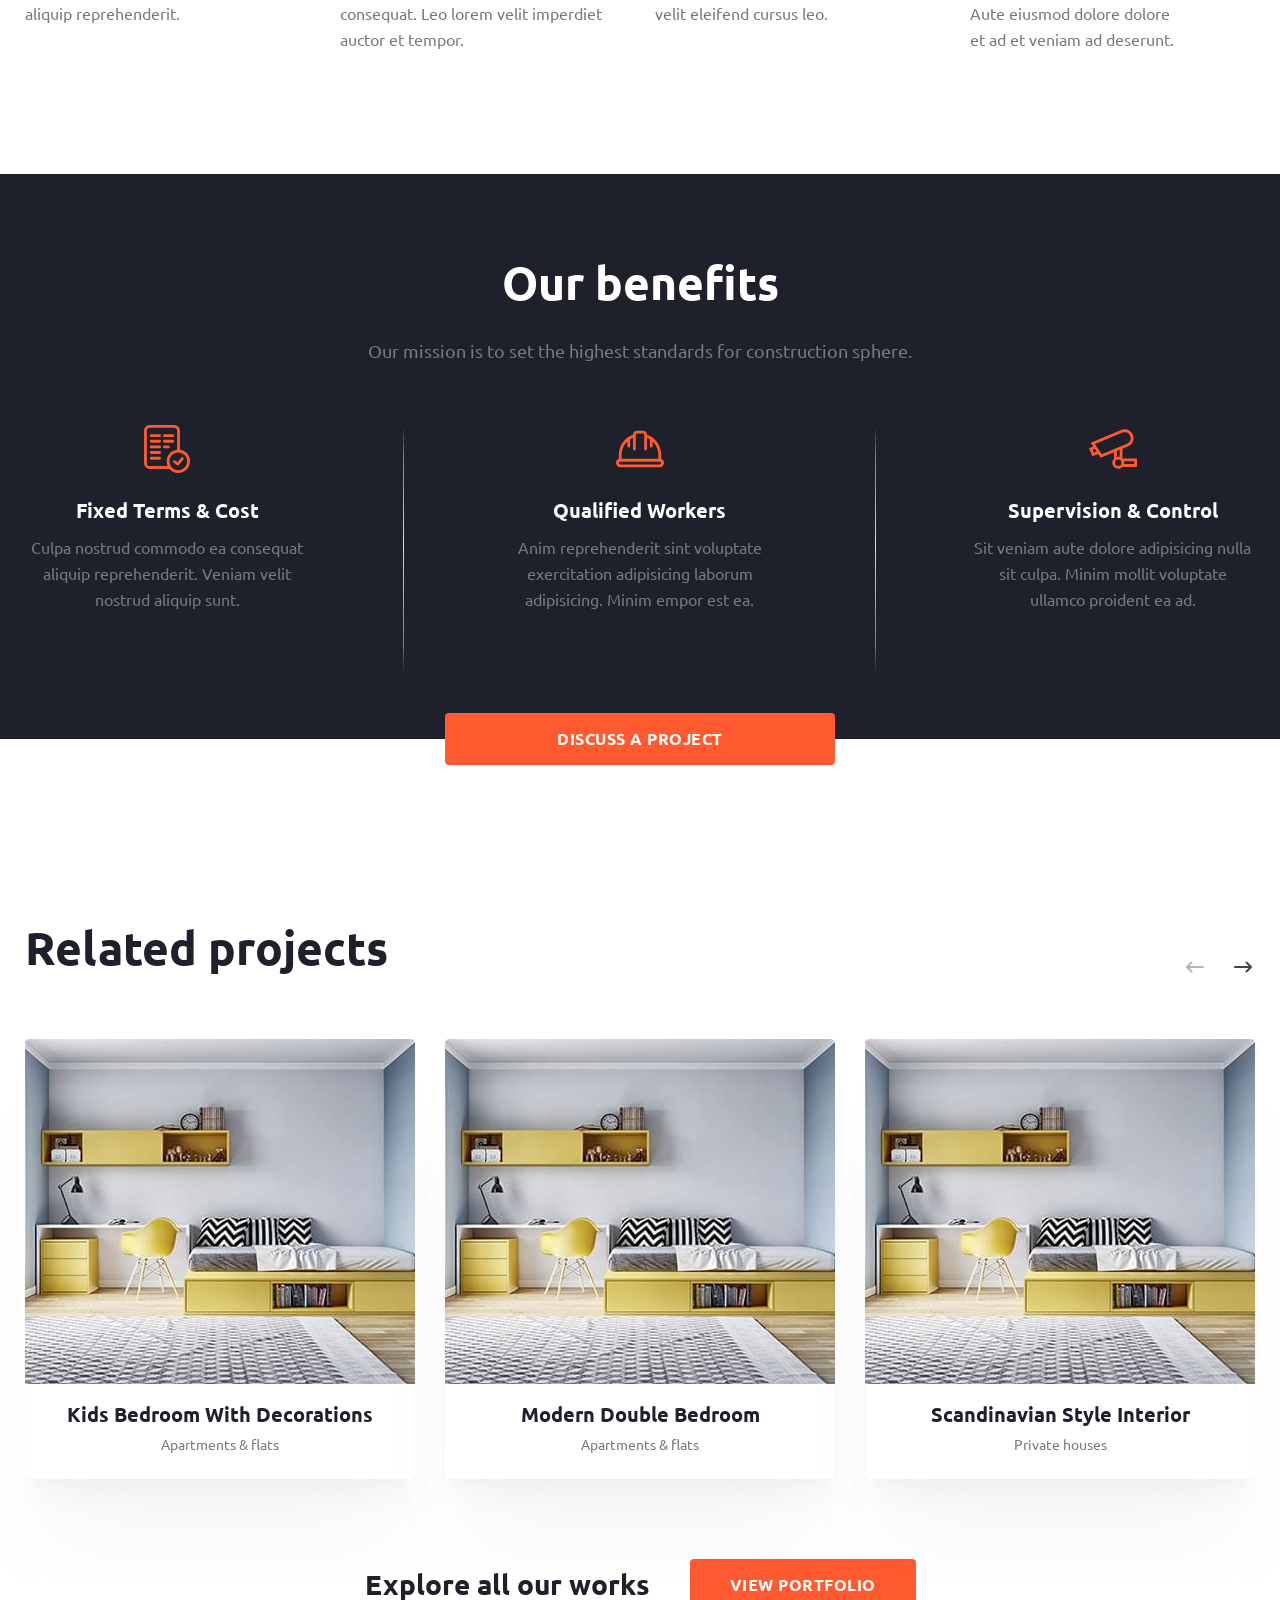
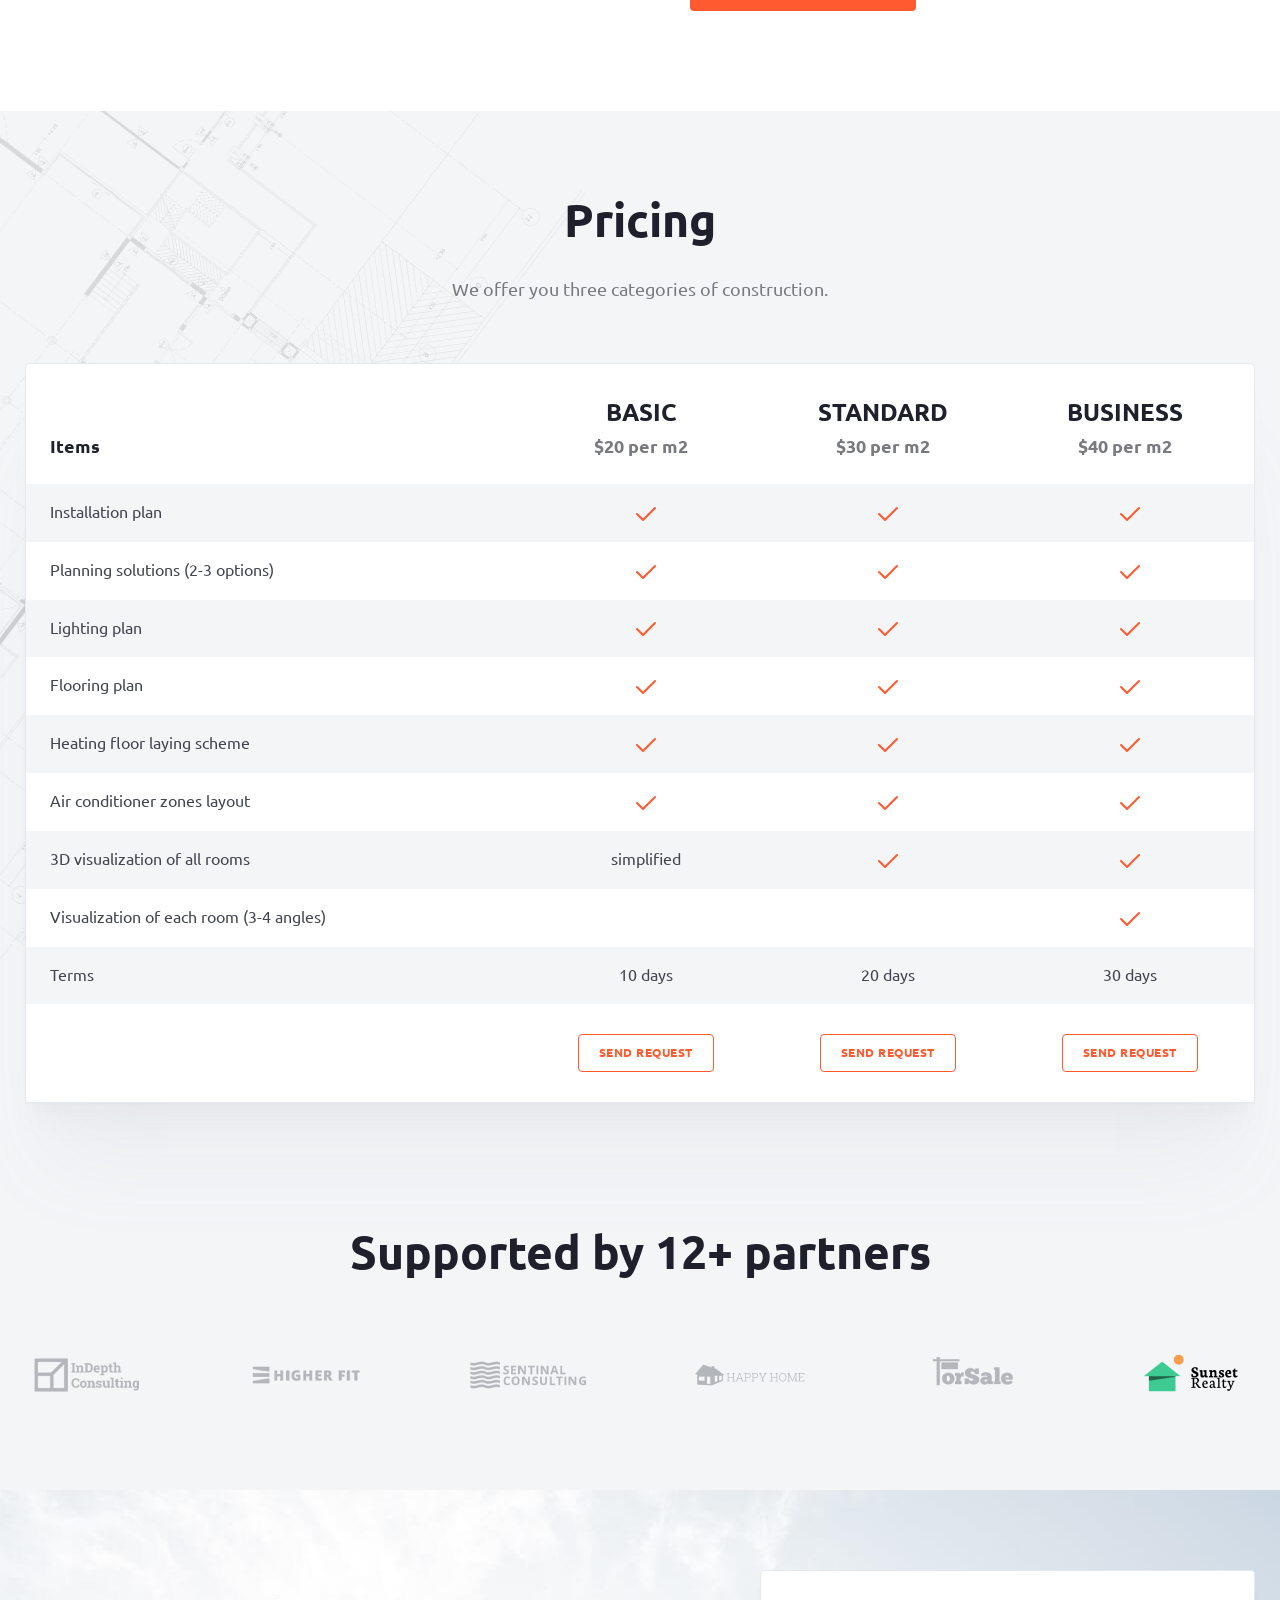
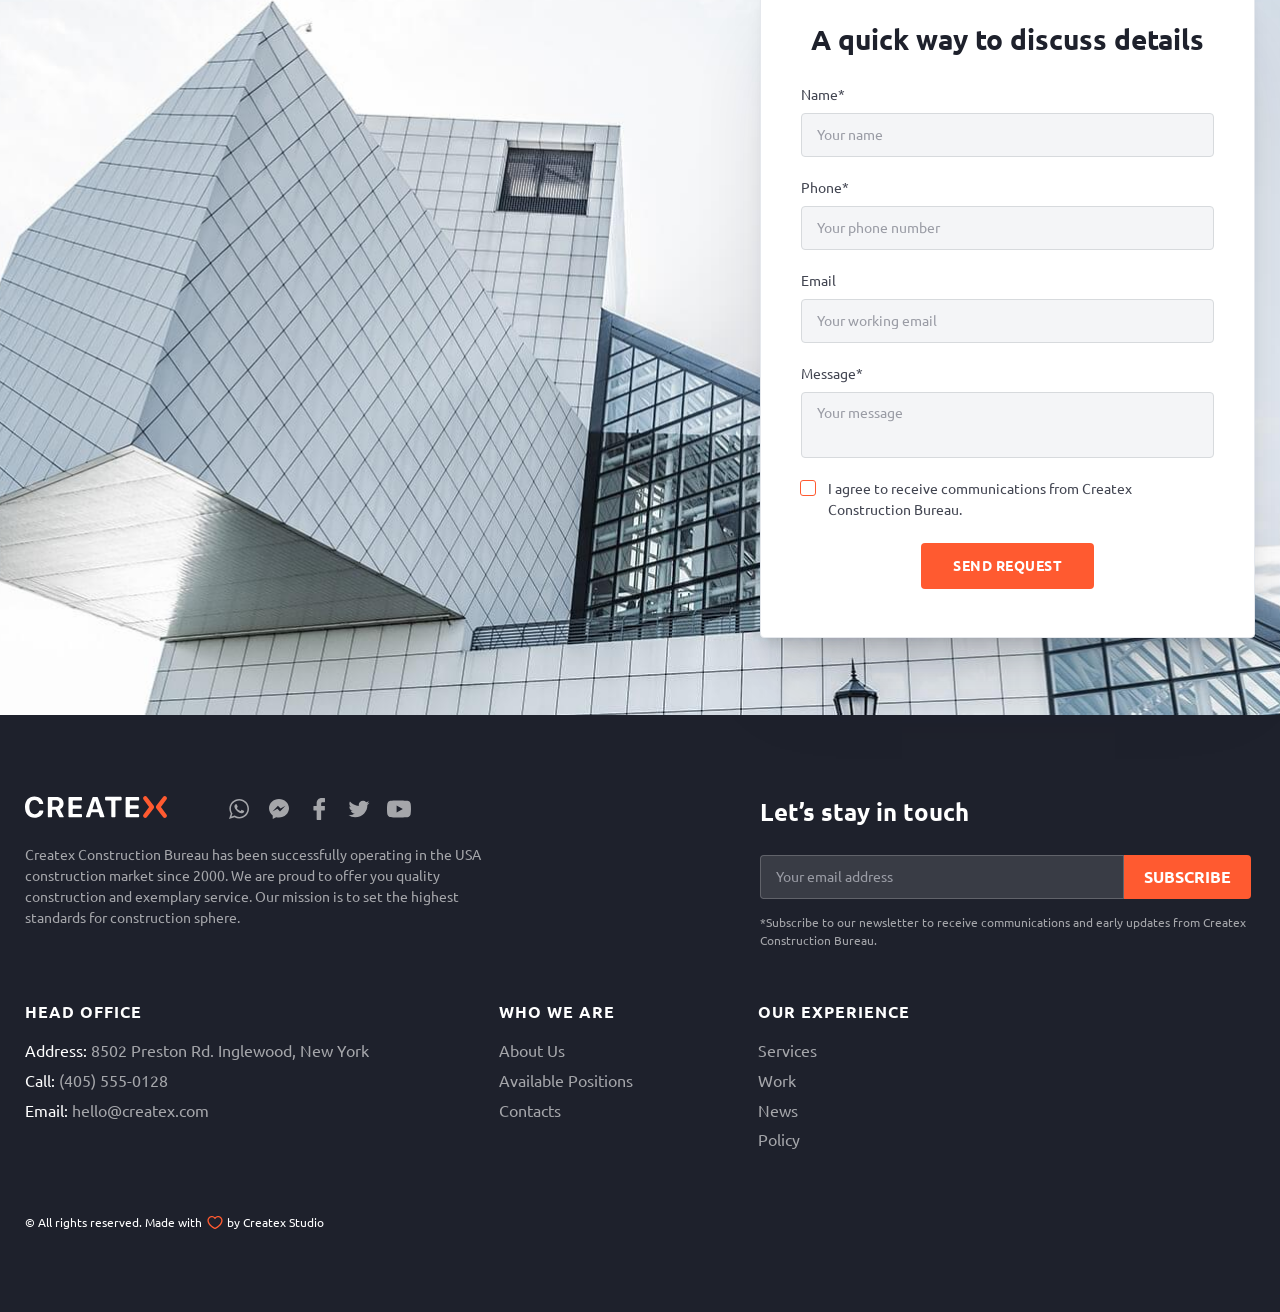
<file: services-1.html>
<!DOCTYPE html>
<html lang="en">

<head>
  <meta charset="UTF-8">
  <meta name="viewport" content="width=device-width,initial-scale=1">
  <link rel="shortcut icon" href="img/favicon.ico" type="image/x-icon">
  <meta http-equiv="X-UA-Compatible" content="ie=edge">
  <meta name="theme-color" content="#111111">
  <title>Createx Construction</title>
  <link rel="stylesheet" href="css/vendor.css">
  <link rel="stylesheet" href="css/main.css">
</head>

<body>
  <div class="site-container">
    <header class="header header--secondary">
      <div class="container header__container"><a href="index.html" class="logo"><img src="img/logo.svg"
            alt="Createx Logo"></a>
        <nav class="nav header__nav">
          <ul class="nav__list list-reset">
            <li class="nav__item"><a href="about.html" class="nav__link">About Us</a></li>
            <li class="nav__item"><a href="services.html" class="nav__link">Services</a></li>
            <li class="nav__item"><a href="work.html" class="nav__link">Work</a></li>
            <li class="nav__item"><a href="news.html" class="nav__link">News</a></li>
            <li class="nav__item"><a href="contacts.html" class="nav__link">Contacts</a></li>
          </ul>
          <div class="header-contacts header-contacts--nav"><a href="tel:4055550128"
              class="header-contacts__link contacts-link contacts-link--call"><span class="contacts-link__caption">Call
                us</span> <span class="contacts-link__value">(405) 555-0128</span> </a><a
              href="mailto:hello@createx.com" class="header-contacts__link contacts-link contacts-link--mail"><span
                class="contacts-link__caption">Talk to us</span> <span
                class="contacts-link__value">hello@createx.com</span></a></div>
        </nav>
        <div class="header-contacts"><a href="tel:4055550128"
            class="header-contacts__link contacts-link contacts-link--call"><span class="contacts-link__caption">Call
              us</span> <span class="contacts-link__value">(405) 555-0128</span> </a><a href="mailto:hello@createx.com"
            class="header-contacts__link contacts-link contacts-link--mail"><span class="contacts-link__caption">Talk to
              us</span> <span class="contacts-link__value">hello@createx.com</span></a></div><button
          class="btn-reset burger" aria-label="Открыть меню"><span class="burger__line"></span></button>
      </div>
    </header>
    <main>
      <section class="page-hero page-hero--services-inner">
        <div class="container">
          <ul class="list-reset breadcrumbs page-hero__breadcrumbs">
            <li class="breadcrumbs__item"><a href="#" class="breadcrumbs__link">Homepage</a></li>
            <li class="breadcrumbs__item"><a href="#" class="breadcrumbs__link">Services</a></li>
            <li class="breadcrumbs__item"><a class="breadcrumbs__link">Interior Design</a></li>
          </ul>
          <h1 class="page-hero__title">INTERIOR DESIGN</h1>
          <p class="page-hero__descr">Dui augue nec mi&nbsp;mi. Ut&nbsp;ac&nbsp;lectus donec fames pellentesque. Laoreet
            aenean vulputate elementum blandit amet.</p>
        </div>
      </section>
      <section class="we-offer">
        <div class="container we-offer__container grid">
          <div class="we-offer__image"><img src="img/we-offer.jpg" alt="We offer smth"></div>
          <div class="we-offer__content">
            <h2 class="title we-offer__title">We offer</h2>
            <div class="accordion accordion-1 we-offer__accordion open is-open"><button
                class="btn-reset accordion__control" aria-expanded="false"><span class="accordion__title">Interior
                  design of apartments</span> <span class="accordion__icon"></span></button>
              <div class="accordion__content" aria-hidden="true">
                <p>Adipiscing nunc arcu enim elit mattis eu&nbsp;placerat proin. Imperdiet elementum faucibus dignissim
                  purus. Fusce parturient diam magna ullamcorper morbi semper massa ac&nbsp;facilisis.</p>
              </div>
            </div>
            <div class="accordion accordion-2 we-offer__accordion"><button class="btn-reset accordion__control"
                aria-expanded="false"><span class="accordion__title">Interior design of private houses</span> <span
                  class="accordion__icon"></span></button>
              <div class="accordion__content" aria-hidden="true">
                <p>Adipiscing nunc arcu enim elit mattis eu&nbsp;placerat proin. Imperdiet elementum faucibus dignissim
                  purus. Fusce parturient diam magna ullamcorper morbi semper massa ac&nbsp;facilisis.</p>
              </div>
            </div>
          </div>
        </div>
      </section>
      <section class="how-we-do">
        <div class="container">
          <h2 class="title how-we-do__title">That’s how we do it</h2>
          <ul class="list-reset how-we-do__list grid">
            <li class="how-we-do__item">
              <h3 class="how-we-do__subtitle">Work Estimate</h3>
              <p class="how-we-do__descr">Culpa nostrud commodo ea&nbsp;consequat aliquip reprehenderit.</p>
            </li>
            <li class="how-we-do__item">
              <h3 class="how-we-do__subtitle">Contract</h3>
              <p class="how-we-do__descr">Laoreet ultrices curabitur luctus quisque consequat. Leo lorem velit imperdiet
                auctor et&nbsp;tempor.</p>
            </li>
            <li class="how-we-do__item">
              <h3 class="how-we-do__subtitle">Mobilization</h3>
              <p class="how-we-do__descr">Odio massa scelerisque purus arcu sed velit eleifend cursus leo.</p>
            </li>
            <li class="how-we-do__item">
              <h3 class="how-we-do__subtitle">Construction Work</h3>
              <p class="how-we-do__descr">Adipisicing esse aliqua aliquip qui amet. Aute eiusmod dolore dolore
                et&nbsp;ad&nbsp;et&nbsp;veniam ad&nbsp;deserunt.</p>
            </li>
          </ul>
        </div>
      </section>
      <section class="services-benefits section-offset">
        <div class="container">
          <h2 class="title title--center services-benefits__title">Our benefits</h2>
          <p class="descr descr--center services-benefits__description">Our mission is&nbsp;to&nbsp;set the highest
            standards for construction sphere.</p>
          <ul class="list-reset services-benefits__list grid">
            <li class="services-benefits__item services-benefits__item--terms">
              <h3 class="services-benefits__subtitle">Fixed Terms & Cost</h3>
              <p class="services-benefits__descr">Culpa nostrud commodo ea&nbsp;consequat aliquip reprehenderit. Veniam
                velit nostrud aliquip sunt.</p>
            </li>
            <li class="services-benefits__item services-benefits__item--workers">
              <h3 class="services-benefits__subtitle">Qualified Workers</h3>
              <p class="services-benefits__descr">Anim reprehenderit sint voluptate exercitation adipisicing laborum
                adipisicing. Minim empor est&nbsp;ea.</p>
            </li>
            <li class="services-benefits__item services-benefits__item--control">
              <h3 class="services-benefits__subtitle">Supervision & Control</h3>
              <p class="services-benefits__descr">Sit veniam aute dolore adipisicing nulla sit culpa. Minim mollit
                voluptate ullamco proident ea&nbsp;ad.</p>
            </li>
          </ul>
          <div class="centered services-benefits__centered"><button
              class="btn btn-reset btn--fill services-benefits__btn">Discuss a project</button></div>
        </div>
      </section>
      <section class="related-projects">
        <div class="container">
          <div class="related-projects__top">
            <h2 class="title related-projects__title">Related projects</h2>
            <div class="slider-nav related-projects__slider-nav"><button
                class="btn-reset slider-nav__btn related-projects__prev slider-btn"><svg>
                  <use xlink:href="img/sprite.svg#left-arrow"></use>
                </svg></button> <button class="btn-reset slider-nav__btn related-projects__next slider-btn"><svg>
                  <use xlink:href="img/sprite.svg#right-arrow"></use>
                </svg></button></div>
          </div>
          <div class="swiper related-projects__items swiper-no-swiping">
            <div class="swiper-wrapper">
              <div class="swiper-slide"><a href="#" class="portfolio-item"><img class="portfolio-item__image"
                    src="img/related-proj-1.jpg" alt="Portfolio cover">
                  <div class="portfolio-item__content">
                    <h3 class="portfolio-item__title">Kids Bedroom With Decorations</h3><span
                      class="portfolio-item__descr">Apartments & flats</span>
                    <div class="portfolio-item__btn">View Project</div>
                  </div>
                </a></div>
              <div class="swiper-slide"><a href="#" class="portfolio-item"><img class="portfolio-item__image"
                    src="img/related-proj-1.jpg" alt="Portfolio cover">
                  <div class="portfolio-item__content">
                    <h3 class="portfolio-item__title">Modern Double Bedroom</h3><span
                      class="portfolio-item__descr">Apartments & flats</span>
                    <div class="portfolio-item__btn">View Project</div>
                  </div>
                </a></div>
              <div class="swiper-slide"><a href="#" class="portfolio-item"><img class="portfolio-item__image"
                    src="img/related-proj-1.jpg" alt="Portfolio cover">
                  <div class="portfolio-item__content">
                    <h3 class="portfolio-item__title">Scandinavian Style Interior</h3><span
                      class="portfolio-item__descr">Private houses</span>
                    <div class="portfolio-item__btn">View Project</div>
                  </div>
                </a></div>
              <div class="swiper-slide"><a href="#" class="portfolio-item"><img class="portfolio-item__image"
                    src="img/related-proj-1.jpg" alt="Portfolio cover">
                  <div class="portfolio-item__content">
                    <h3 class="portfolio-item__title">Scandinavian Style Interior</h3><span
                      class="portfolio-item__descr">Private houses</span>
                    <div class="portfolio-item__btn">View Project</div>
                  </div>
                </a></div>
            </div>
          </div>
          <div class="related-projects__learn learn-more">
            <h4 class="learn-more__subtitle">Explore all our works</h4><a href="work.html"
              class="btn-reset learn-more__btn btn btn--fill">View portfolio</a>
          </div>
        </div>
      </section>
      <section class="pricing"><img src="img/services-pricing-decorate.png" alt="" aria-hidden="true"
          class="pricing__decorate">
        <div class="container">
          <h2 class="title title--center">Pricing</h2>
          <p class="descr descr--center pricing__descr">We&nbsp;offer you three categories of&nbsp;construction.</p>
          <div class="table-wrapper">
            <table class="pricing__table table">
              <caption class="visually-hidden">Tariffs table</caption>
              <thead class="table__header">
                <tr class="table__row">
                  <th class="table__th">Items</th>
                  <th class="table__th">
                    <div class="table__heading">Basic</div>
                    <div class="table__per">$20 per m2</div>
                  </th>
                  <th class="table__th">
                    <div class="table__heading">Standard</div>
                    <div class="table__per">$30 per m2</div>
                  </th>
                  <th class="table__th">
                    <div class="table__heading">Business</div>
                    <div class="table__per">$40 per m2</div>
                  </th>
                </tr>
              </thead>
              <tbody class="table__body">
                <tr class="table__row">
                  <td class="table__col">Installation plan</td>
                  <td class="table__col"><span class="table__check">Available</span></td>
                  <td class="table__col"><span class="table__check">Available</span></td>
                  <td class="table__col"><span class="table__check">Available</span></td>
                </tr>
                <tr class="table__row">
                  <td class="table__col">Planning solutions (2-3 options)</td>
                  <td class="table__col"><span class="table__check">Available</span></td>
                  <td class="table__col"><span class="table__check">Available</span></td>
                  <td class="table__col"><span class="table__check">Available</span></td>
                </tr>
                <tr class="table__row">
                  <td class="table__col">Lighting plan</td>
                  <td class="table__col"><span class="table__check">Available</span></td>
                  <td class="table__col"><span class="table__check">Available</span></td>
                  <td class="table__col"><span class="table__check">Available</span></td>
                </tr>
                <tr class="table__row">
                  <td class="table__col">Flooring plan</td>
                  <td class="table__col"><span class="table__check">Available</span></td>
                  <td class="table__col"><span class="table__check">Available</span></td>
                  <td class="table__col"><span class="table__check">Available</span></td>
                </tr>
                <tr class="table__row">
                  <td class="table__col">Heating floor laying scheme</td>
                  <td class="table__col"><span class="table__check">Available</span></td>
                  <td class="table__col"><span class="table__check">Available</span></td>
                  <td class="table__col"><span class="table__check">Available</span></td>
                </tr>
                <tr class="table__row">
                  <td class="table__col">Air conditioner zones layout</td>
                  <td class="table__col"><span class="table__check">Available</span></td>
                  <td class="table__col"><span class="table__check">Available</span></td>
                  <td class="table__col"><span class="table__check">Available</span></td>
                </tr>
                <tr class="table__row">
                  <td class="table__col">3D visualization of all rooms</td>
                  <td class="table__col"><span class="table__text">simplified</span></td>
                  <td class="table__col"><span class="table__check">Available</span></td>
                  <td class="table__col"><span class="table__check">Available</span></td>
                </tr>
                <tr class="table__row">
                  <td class="table__col">Visualization of each room (3-4 angles)</td>
                  <td class="table__col"></td>
                  <td class="table__col"></td>
                  <td class="table__col"><span class="table__check">Available</span></td>
                </tr>
                <tr class="table__row">
                  <td class="table__col">Terms</td>
                  <td class="table__col"><span class="table__text">10 days</span></td>
                  <td class="table__col"><span class="table__text">20 days</span></td>
                  <td class="table__col"><span class="table__text">30 days</span></td>
                </tr>
                <tr class="table__row">
                  <td class="table__col"></td>
                  <td class="table__col"><button class="btn btn-reset btn--stroke-primary">Send request</button></td>
                  <td class="table__col"><button class="btn btn-reset btn--stroke-primary">Send request</button></td>
                  <td class="table__col"><button class="btn btn-reset btn--stroke-primary">Send request</button></td>
                </tr>
              </tbody>
            </table>
          </div>
        </div>
      </section>
      <section class="partners">
        <div class="container">
          <h2 class="title title--center partners__title">Supported by 12+ partners</h2>
          <ul class="list-reset partners__list">
            <li class="partners__item"><a href="#" class="partners__link"><img src="img/partners/partners-1.png"
                  alt="Logo 1" class="partners__logo"></a></li>
            <li class="partners__item"><a href="#" class="partners__link"><img src="img/partners/partners-2.png"
                  alt="Logo 2" class="partners__logo"></a></li>
            <li class="partners__item"><a href="#" class="partners__link"><img src="img/partners/partners-3.png"
                  alt="Logo 3" class="partners__logo"></a></li>
            <li class="partners__item"><a href="#" class="partners__link"><img src="img/partners/partners-4.png"
                  alt="Logo 4" class="partners__logo"></a></li>
            <li class="partners__item"><a href="#" class="partners__link"><img src="img/partners/partners-5.png"
                  alt="Logo 5" class="partners__logo"></a></li>
            <li class="partners__item"><a href="#" class="partners__link"><img src="img/partners/partners-6.png"
                  alt="Logo 6" class="partners__logo"></a></li>
          </ul>
        </div>
      </section>
      <section class="contacts-section">
        <h2 class="visually-hidden">Contacts</h2>
        <div class="container contacts-section__container">
          <form class="contacts-section__form contacts-form">
            <h3 class="contacts-form__title">A quick way to discuss details</h3><label
              class="form-field form-field--gray contacts-form__field"><span class="form-field__caption">Name*</span>
              <input type="text" name="name" placeholder="Your name" class="form-field__input"></label> <label
              class="form-field form-field--gray contacts-form__field"><span class="form-field__caption">Phone*</span>
              <input type="tel" name="phone" placeholder="Your phone number" class="form-field__input"></label> <label
              class="form-field form-field--gray contacts-form__field"><span class="form-field__caption">Email</span>
              <input type="email" name="email" placeholder="Your working email" class="form-field__input"></label>
            <label class="form-field form-field--gray contacts-form__field"><span
                class="form-field__caption">Message*</span> <textarea name="message" placeholder="Your message"
                class="form-field__input form-field__input--big"></textarea></label> <label
              class="custom-checkbox contacts-form__checkbox"><input type="checkbox" class="custom-checkbox__input">
              <span class="custom-checkbox__text">I agree to receive communications from Createx Construction
                Bureau.</span></label>
            <div class="centered"><button class="contacts-form__btn btn btn--fill" type="submit">Send Request</button>
            </div>
          </form>
        </div>
      </section>
    </main>
    <footer class="footer"><a href="#page" data-scroll class="to-top"><span class="to-top__text">Go to top</span> <span
          class="to-top__icon"><svg>
            <use xlink:href="img/sprite.svg#to-top"></use>
          </svg></span></a>
      <div class="container footer__container grid">
        <div class="footer__left">
          <div class="footer__top"><a href="index.html" class="logo footer__logo"><img src="img/logo-footer.svg"
                alt="Createx Logo"></a>
            <ul class="social footer__social list-reset">
              <li class="social__item"><a href="#" target="_blank" class="social__link" aria-label="WhatsApp"><svg>
                    <use xlink:href="img/sprite.svg#whats"></use>
                  </svg></a></li>
              <li class="social__item"><a href="#" target="_blank" class="social__link" aria-label="Messenger"><svg>
                    <use xlink:href="img/sprite.svg#mess"></use>
                  </svg></a></li>
              <li class="social__item"><a href="#" target="_blank" class="social__link" aria-label="Facebook"><svg>
                    <use xlink:href="img/sprite.svg#facebook"></use>
                  </svg></a></li>
              <li class="social__item"><a href="#" target="_blank" class="social__link" aria-label="Twitter"><svg>
                    <use xlink:href="img/sprite.svg#twitter"></use>
                  </svg></a></li>
              <li class="social__item"><a href="#" target="_blank" class="social__link" aria-label="Youtube"><svg>
                    <use xlink:href="img/sprite.svg#youtube"></use>
                  </svg></a></li>
            </ul>
          </div>
          <p class="footer__descr">Createx Construction Bureau has been successfully operating in&nbsp;the USA
            construction market since 2000. We&nbsp;are proud to&nbsp;offer you quality construction and exemplary
            service. Our mission is&nbsp;to&nbsp;set the highest standards for construction sphere.</p>
        </div>
        <form action="#" class="footer-form footer__form">
          <h3 class="footer-form__title">Let’s stay in touch</h3>
          <div class="footer-form__items"><label class="form-field form-field--gray contacts-form__field"><input
                type="email" name="email" placeholder="Your email address" class="form-field__input"></label> <button
              class="footer-form__btn btn btn--fill">Subscribe</button></div>
          <p class="footer-form__descr">*Subscribe to&nbsp;our newsletter to&nbsp;receive communications and early
            updates from Createx Construction Bureau.</p>
        </form>
        <address class="footer-address footer__address">
          <h3 class="footer-address__title footer-title">Head Office</h3><span class="footer-address__item"><span
              class="footer-address__name">Address:</span> 8502 Preston Rd. Inglewood, New York </span><span
            class="footer-address__item"><span class="footer-address__name">Call:</span> <a href="tel:4055550128">(405)
              555-0128</a> </span><span class="footer-address__item"><span class="footer-address__name">Email:</span> <a
              href="mailto:hello@createx.com">hello@createx.com</a></span>
        </address>
        <nav class="footer-nav footer__nav" title="secondary navigation">
          <div class="footer-nav__col">
            <h3 class="footer-nav__title footer-title">Who we are</h3>
            <ul class="list-reset footer-nav__list">
              <li class="footer-nav__item"><a href="about.html" class="footer-nav__link">About Us</a></li>
              <li class="footer-nav__item"><a href="#" class="footer-nav__link">Available Positions</a></li>
              <li class="footer-nav__item"><a href="contacts.html" class="footer-nav__link">Contacts</a></li>
            </ul>
          </div>
          <div class="footer-nav__col">
            <h3 class="footer-nav__title footer-title">Our Experience</h3>
            <ul class="list-reset footer-nav__list">
              <li class="footer-nav__item"><a href="services.html" class="footer-nav__link">Services</a></li>
              <li class="footer-nav__item"><a href="work.html" class="footer-nav__link">Work</a></li>
              <li class="footer-nav__item"><a href="news.html" class="footer-nav__link">News</a></li>
              <li class="footer-nav__item"><a href="policy.html" class="footer-nav__link">Policy</a></li>
            </ul>
          </div>
        </nav><small class="footer__copyright">&copy;&nbsp;All rights reserved. Made with <span>by Createx
            Studio</span></small>
      </div>
    </footer>
    <div class="overlay"></div>
  </div>
  <script src="js/vendor.js"></script>
  <script src="js/main.js"></script>
</body>

</html>
</file>
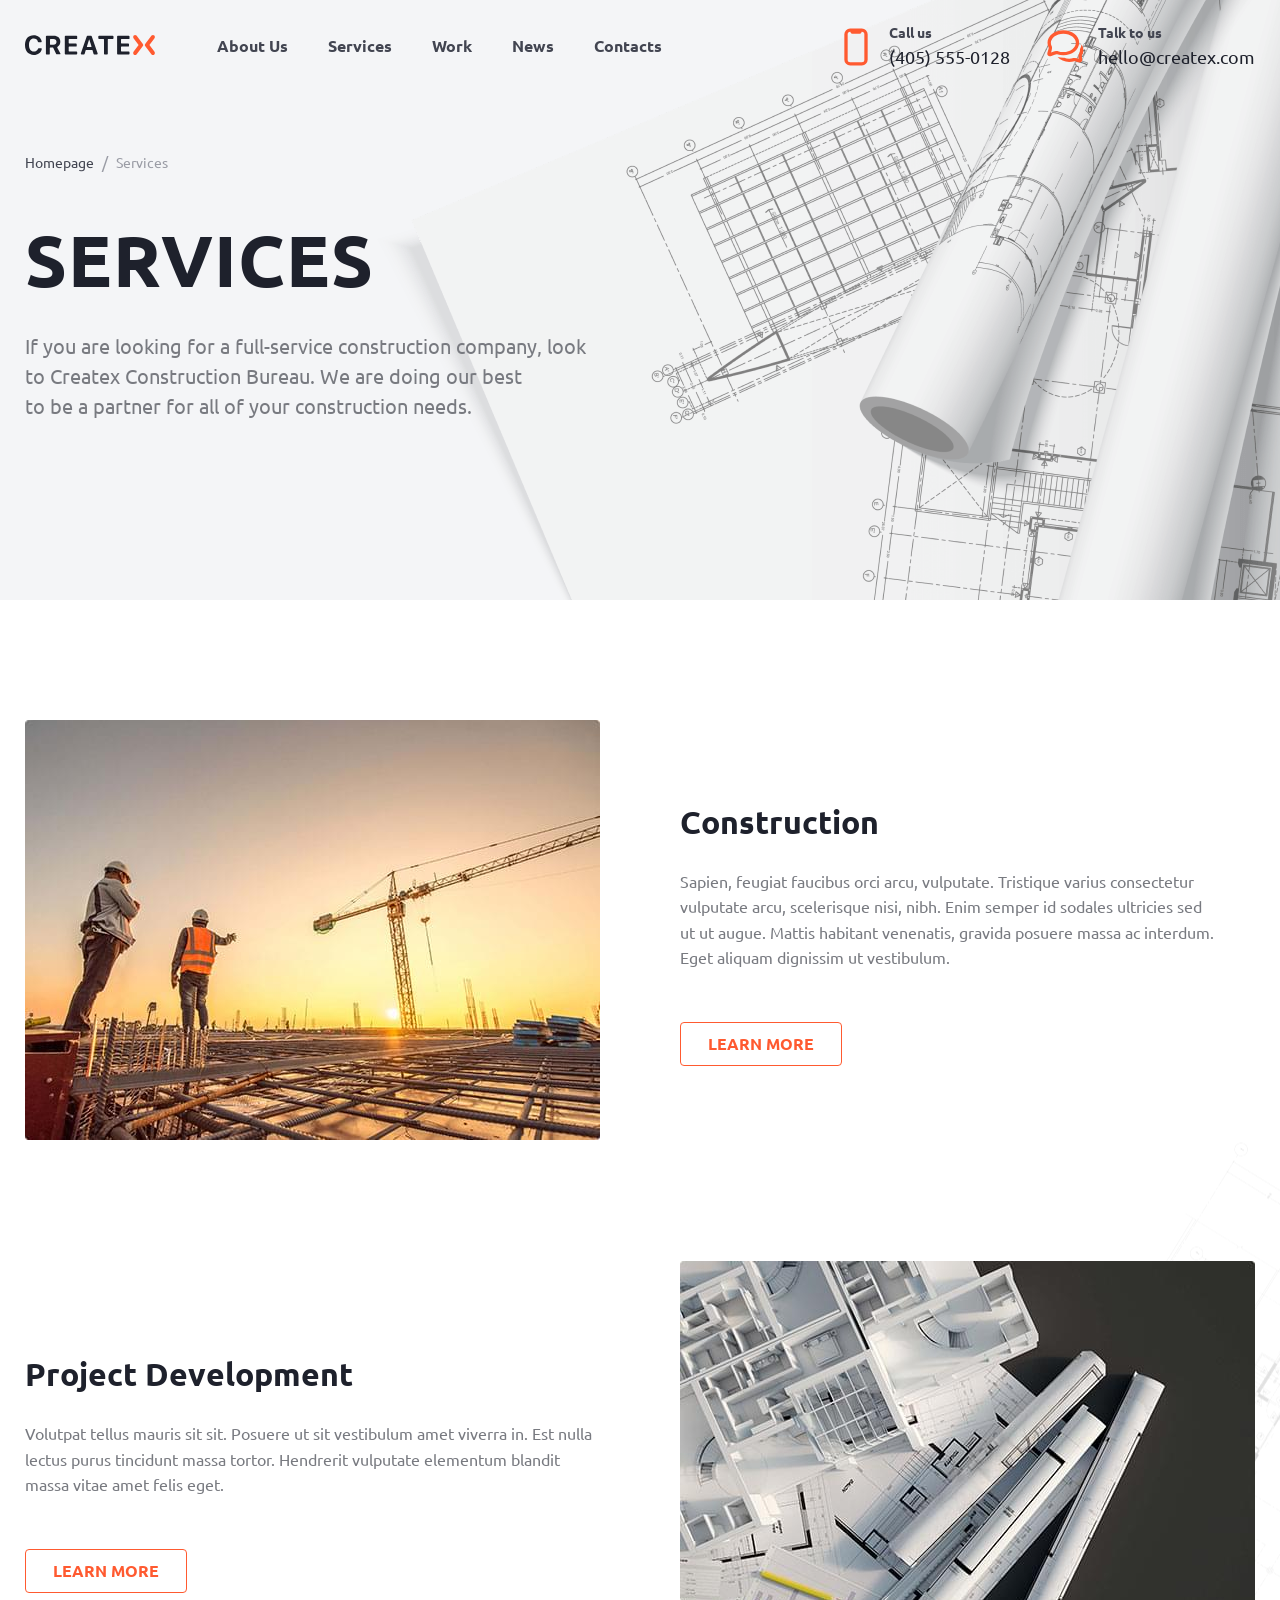
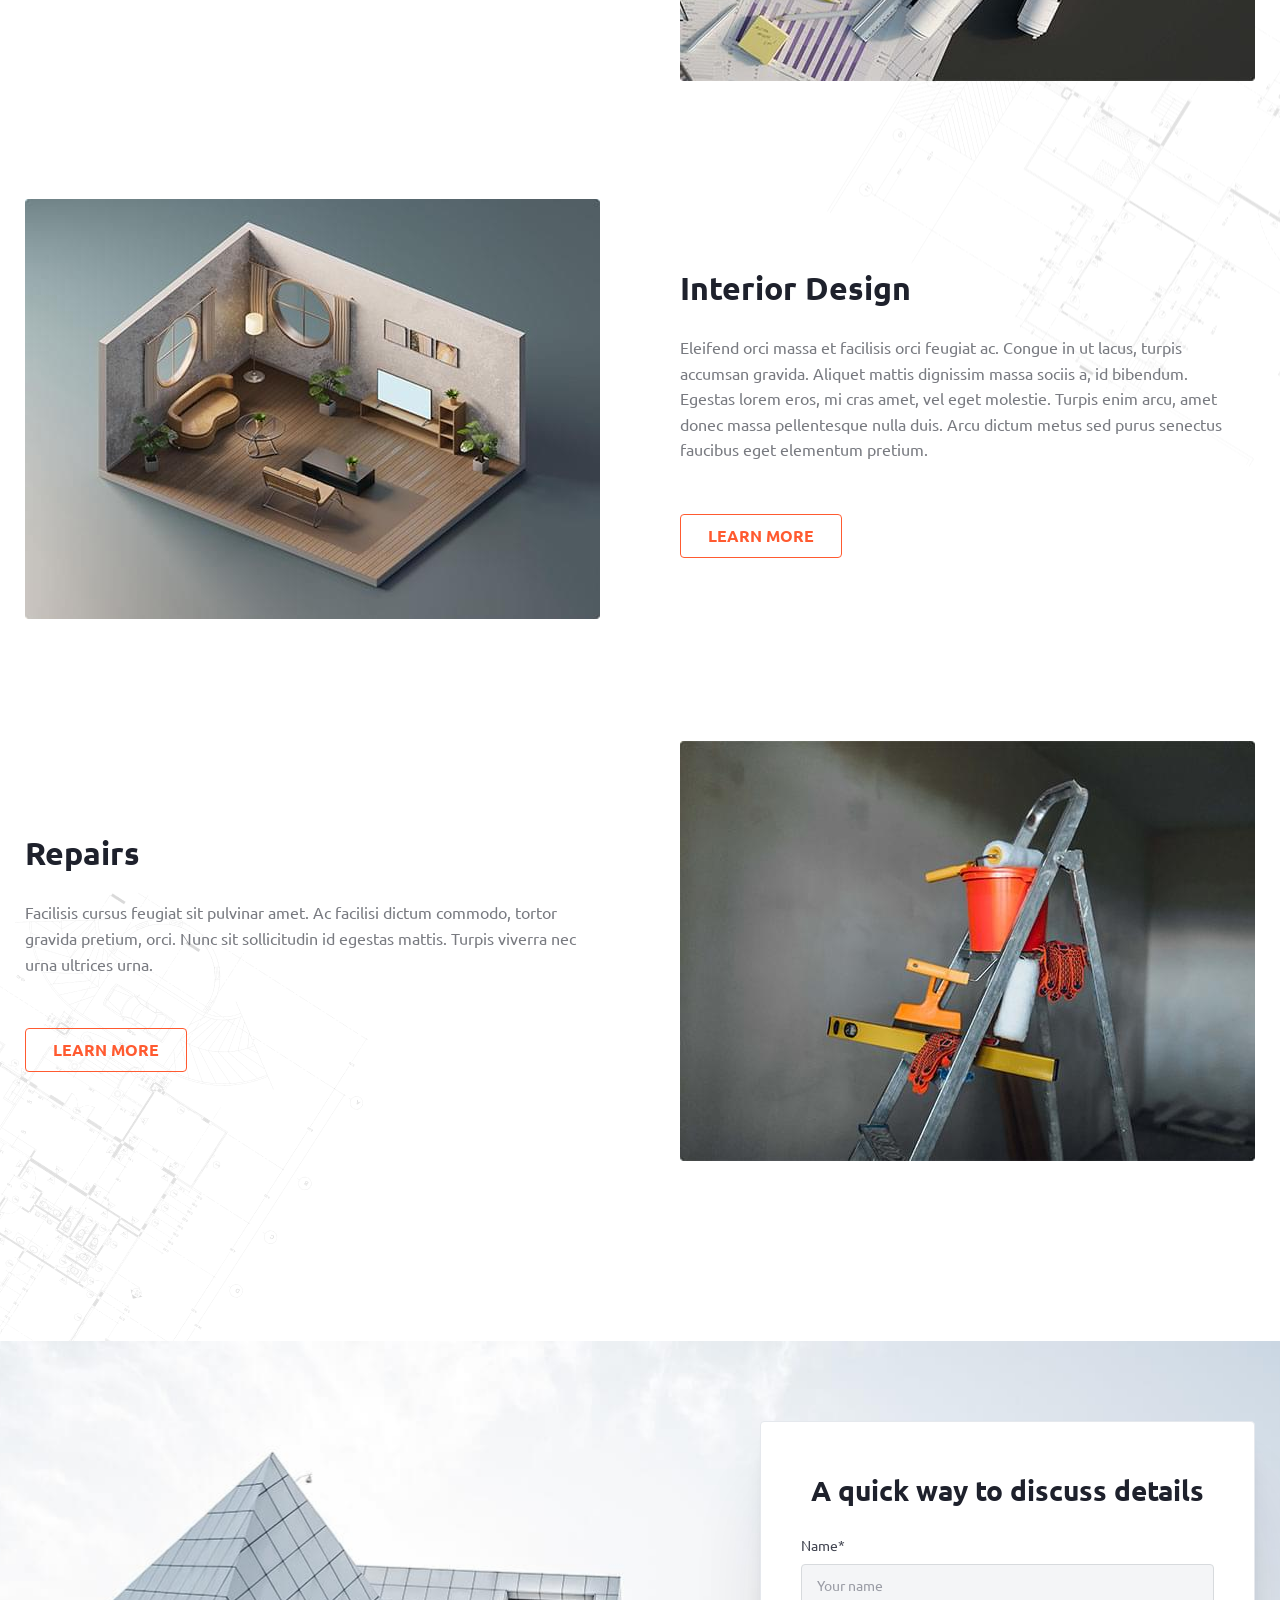
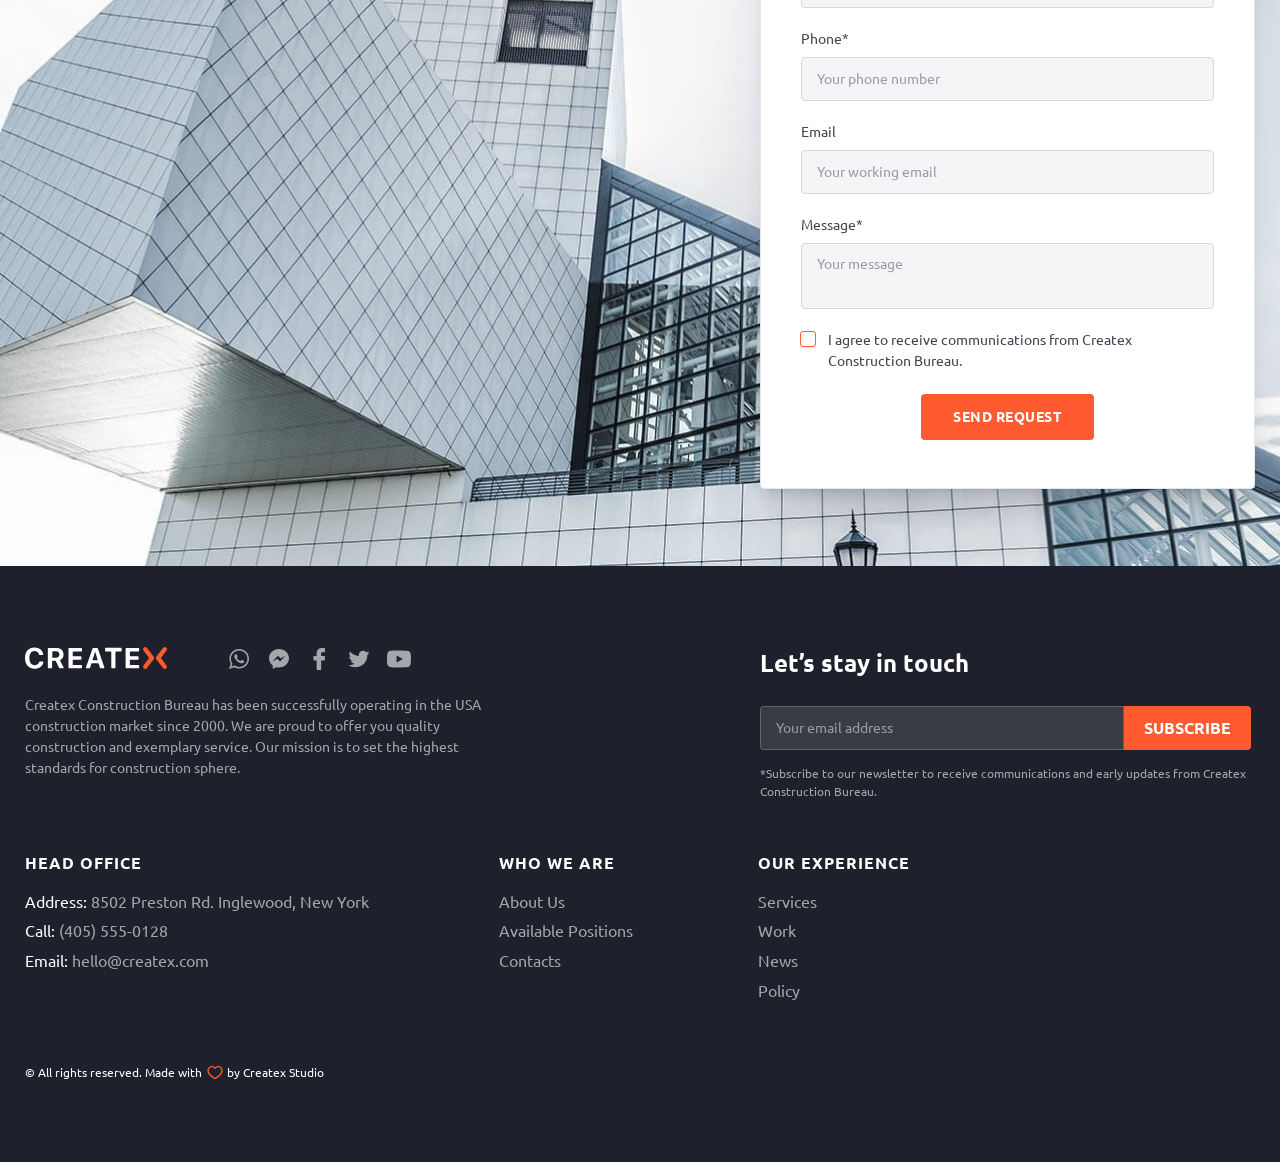
<file: services.html>
<!DOCTYPE html>
<html lang="en">

<head>
  <meta charset="UTF-8">
  <meta name="viewport" content="width=device-width,initial-scale=1">
  <link rel="shortcut icon" href="img/favicon.ico" type="image/x-icon">
  <meta http-equiv="X-UA-Compatible" content="ie=edge">
  <meta name="theme-color" content="#111111">
  <title>Createx Construction</title>
  <link rel="stylesheet" href="css/vendor.css">
  <link rel="stylesheet" href="css/main.css">
</head>

<body>
  <div class="site-container">
    <header class="header header--secondary">
      <div class="container header__container"><a href="index.html" class="logo"><img src="img/logo.svg"
            alt="Createx Logo"></a>
        <nav class="nav header__nav">
          <ul class="nav__list list-reset">
            <li class="nav__item"><a href="about.html" class="nav__link">About Us</a></li>
            <li class="nav__item"><a href="services.html" class="nav__link">Services</a></li>
            <li class="nav__item"><a href="work.html" class="nav__link">Work</a></li>
            <li class="nav__item"><a href="news.html" class="nav__link">News</a></li>
            <li class="nav__item"><a href="contacts.html" class="nav__link">Contacts</a></li>
          </ul>
          <div class="header-contacts header-contacts--nav"><a href="tel:4055550128"
              class="header-contacts__link contacts-link contacts-link--call"><span class="contacts-link__caption">Call
                us</span> <span class="contacts-link__value">(405) 555-0128</span> </a><a
              href="mailto:hello@createx.com" class="header-contacts__link contacts-link contacts-link--mail"><span
                class="contacts-link__caption">Talk to us</span> <span
                class="contacts-link__value">hello@createx.com</span></a></div>
        </nav>
        <div class="header-contacts"><a href="tel:4055550128"
            class="header-contacts__link contacts-link contacts-link--call"><span class="contacts-link__caption">Call
              us</span> <span class="contacts-link__value">(405) 555-0128</span> </a><a href="mailto:hello@createx.com"
            class="header-contacts__link contacts-link contacts-link--mail"><span class="contacts-link__caption">Talk to
              us</span> <span class="contacts-link__value">hello@createx.com</span></a></div><button
          class="btn-reset burger" aria-label="Открыть меню"><span class="burger__line"></span></button>
      </div>
    </header>
    <main>
      <section class="page-hero page-hero--services">
        <div class="container">
          <ul class="list-reset breadcrumbs page-hero__breadcrumbs">
            <li class="breadcrumbs__item"><a href="#" class="breadcrumbs__link">Homepage</a></li>
            <li class="breadcrumbs__item"><a class="breadcrumbs__link">Services</a></li>
          </ul>
          <h1 class="page-hero__title">Services</h1>
          <p class="page-hero__descr">If&nbsp;you are looking for a&nbsp;full-service construction company, look
            to&nbsp;Createx Construction Bureau. We&nbsp;are doing our best to&nbsp;be&nbsp;a&nbsp;partner for all
            of&nbsp;your construction needs.</p>
        </div>
      </section>
      <section class="services"><img src="img/services-content-bg-1.png" alt="" aria-hidden="true"
          class="services-decorate-1"> <img src="img/services-content-bg-2.png" alt="" aria-hidden="true"
          class="services-decorate-2">
        <div class="container">
          <h2 class="visually-hidden">Services content</h2>
          <ul class="list-reset services__list">
            <li class="services__item grid">
              <div class="services__image"><img src="img/services-content-1.jpg" alt="services 1"></div>
              <div class="services__info">
                <h2 class="services__title">Construction</h2>
                <p class="services__descr">Sapien, feugiat faucibus orci arcu, vulputate. Tristique varius consectetur
                  vulputate arcu, scelerisque nisi, nibh. Enim semper id&nbsp;sodales ultricies sed
                  ut&nbsp;ut&nbsp;augue. Mattis habitant venenatis, gravida posuere massa ac&nbsp;interdum. Eget aliquam
                  dignissim ut&nbsp;vestibulum.</p><a href="services-1.html"
                  class="services__link btn btn--stroke btn--stroke-primary">Learn more</a>
              </div>
            </li>
            <li class="services__item grid services__item--reverse">
              <div class="services__image"><img src="img/services-content-2.jpg" alt="services 2"></div>
              <div class="services__info">
                <h2 class="services__title">Project Development</h2>
                <p class="services__descr">Volutpat tellus mauris sit sit. Posuere ut&nbsp;sit vestibulum amet
                  viverra&nbsp;in. Est nulla lectus purus tincidunt massa tortor. Hendrerit vulputate elementum blandit
                  massa vitae amet felis eget.</p><a href="services-1.html"
                  class="services__link btn btn--stroke btn--stroke-primary">Learn more</a>
              </div>
            </li>
            <li class="services__item grid">
              <div class="services__image"><img src="img/services-content-3.jpg" alt="services 3"></div>
              <div class="services__info">
                <h2 class="services__title">Interior Design</h2>
                <p class="services__descr">Eleifend orci massa et&nbsp;facilisis orci feugiat&nbsp;ac. Congue
                  in&nbsp;ut&nbsp;lacus, turpis accumsan gravida. Aliquet mattis dignissim massa sociis&nbsp;a,
                  id&nbsp;bibendum. Egestas lorem eros, mi&nbsp;cras amet, vel eget molestie. Turpis enim arcu, amet
                  donec massa pellentesque nulla duis. Arcu dictum metus sed purus senectus faucibus eget elementum
                  pretium.</p><a href="services-1.html" class="services__link btn btn--stroke btn--stroke-primary">Learn
                  more</a>
              </div>
            </li>
            <li class="services__item grid services__item--reverse">
              <div class="services__image"><img src="img/services-content-4.jpg" alt="services 4"></div>
              <div class="services__info">
                <h2 class="services__title">Repairs</h2>
                <p class="services__descr">Facilisis cursus feugiat sit pulvinar amet. Ac&nbsp;facilisi dictum commodo,
                  tortor gravida pretium, orci. Nunc sit sollicitudin id&nbsp;egestas mattis. Turpis viverra nec urna
                  ultrices urna.</p><a href="services-1.html"
                  class="services__link btn btn--stroke btn--stroke-primary">Learn more</a>
              </div>
            </li>
          </ul>
        </div>
      </section>
      <section class="contacts-section">
        <h2 class="visually-hidden">Contacts</h2>
        <div class="container contacts-section__container">
          <form class="contacts-section__form contacts-form">
            <h3 class="contacts-form__title">A quick way to discuss details</h3><label
              class="form-field form-field--gray contacts-form__field"><span class="form-field__caption">Name*</span>
              <input type="text" name="name" placeholder="Your name" class="form-field__input"></label> <label
              class="form-field form-field--gray contacts-form__field"><span class="form-field__caption">Phone*</span>
              <input type="tel" name="phone" placeholder="Your phone number" class="form-field__input"></label> <label
              class="form-field form-field--gray contacts-form__field"><span class="form-field__caption">Email</span>
              <input type="email" name="email" placeholder="Your working email" class="form-field__input"></label>
            <label class="form-field form-field--gray contacts-form__field"><span
                class="form-field__caption">Message*</span> <textarea name="message" placeholder="Your message"
                class="form-field__input form-field__input--big"></textarea></label> <label
              class="custom-checkbox contacts-form__checkbox"><input type="checkbox" class="custom-checkbox__input">
              <span class="custom-checkbox__text">I agree to receive communications from Createx Construction
                Bureau.</span></label>
            <div class="centered"><button class="contacts-form__btn btn btn--fill" type="submit">Send Request</button>
            </div>
          </form>
        </div>
      </section>
    </main>
    <footer class="footer"><a href="#page" data-scroll class="to-top"><span class="to-top__text">Go to top</span> <span
          class="to-top__icon"><svg>
            <use xlink:href="img/sprite.svg#to-top"></use>
          </svg></span></a>
      <div class="container footer__container grid">
        <div class="footer__left">
          <div class="footer__top"><a href="index.html" class="logo footer__logo"><img src="img/logo-footer.svg"
                alt="Createx Logo"></a>
            <ul class="social footer__social list-reset">
              <li class="social__item"><a href="#" target="_blank" class="social__link" aria-label="WhatsApp"><svg>
                    <use xlink:href="img/sprite.svg#whats"></use>
                  </svg></a></li>
              <li class="social__item"><a href="#" target="_blank" class="social__link" aria-label="Messenger"><svg>
                    <use xlink:href="img/sprite.svg#mess"></use>
                  </svg></a></li>
              <li class="social__item"><a href="#" target="_blank" class="social__link" aria-label="Facebook"><svg>
                    <use xlink:href="img/sprite.svg#facebook"></use>
                  </svg></a></li>
              <li class="social__item"><a href="#" target="_blank" class="social__link" aria-label="Twitter"><svg>
                    <use xlink:href="img/sprite.svg#twitter"></use>
                  </svg></a></li>
              <li class="social__item"><a href="#" target="_blank" class="social__link" aria-label="Youtube"><svg>
                    <use xlink:href="img/sprite.svg#youtube"></use>
                  </svg></a></li>
            </ul>
          </div>
          <p class="footer__descr">Createx Construction Bureau has been successfully operating in&nbsp;the USA
            construction market since 2000. We&nbsp;are proud to&nbsp;offer you quality construction and exemplary
            service. Our mission is&nbsp;to&nbsp;set the highest standards for construction sphere.</p>
        </div>
        <form action="#" class="footer-form footer__form">
          <h3 class="footer-form__title">Let’s stay in touch</h3>
          <div class="footer-form__items"><label class="form-field form-field--gray contacts-form__field"><input
                type="email" name="email" placeholder="Your email address" class="form-field__input"></label> <button
              class="footer-form__btn btn btn--fill">Subscribe</button></div>
          <p class="footer-form__descr">*Subscribe to&nbsp;our newsletter to&nbsp;receive communications and early
            updates from Createx Construction Bureau.</p>
        </form>
        <address class="footer-address footer__address">
          <h3 class="footer-address__title footer-title">Head Office</h3><span class="footer-address__item"><span
              class="footer-address__name">Address:</span> 8502 Preston Rd. Inglewood, New York </span><span
            class="footer-address__item"><span class="footer-address__name">Call:</span> <a href="tel:4055550128">(405)
              555-0128</a> </span><span class="footer-address__item"><span class="footer-address__name">Email:</span> <a
              href="mailto:hello@createx.com">hello@createx.com</a></span>
        </address>
        <nav class="footer-nav footer__nav" title="secondary navigation">
          <div class="footer-nav__col">
            <h3 class="footer-nav__title footer-title">Who we are</h3>
            <ul class="list-reset footer-nav__list">
              <li class="footer-nav__item"><a href="about.html" class="footer-nav__link">About Us</a></li>
              <li class="footer-nav__item"><a href="#" class="footer-nav__link">Available Positions</a></li>
              <li class="footer-nav__item"><a href="contacts.html" class="footer-nav__link">Contacts</a></li>
            </ul>
          </div>
          <div class="footer-nav__col">
            <h3 class="footer-nav__title footer-title">Our Experience</h3>
            <ul class="list-reset footer-nav__list">
              <li class="footer-nav__item"><a href="services.html" class="footer-nav__link">Services</a></li>
              <li class="footer-nav__item"><a href="work.html" class="footer-nav__link">Work</a></li>
              <li class="footer-nav__item"><a href="news.html" class="footer-nav__link">News</a></li>
              <li class="footer-nav__item"><a href="policy.html" class="footer-nav__link">Policy</a></li>
            </ul>
          </div>
        </nav><small class="footer__copyright">&copy;&nbsp;All rights reserved. Made with <span>by Createx
            Studio</span></small>
      </div>
    </footer>
    <div class="overlay"></div>
  </div>
  <script src="js/vendor.js"></script>
  <script src="js/main.js"></script>
</body>

</html>
</file>
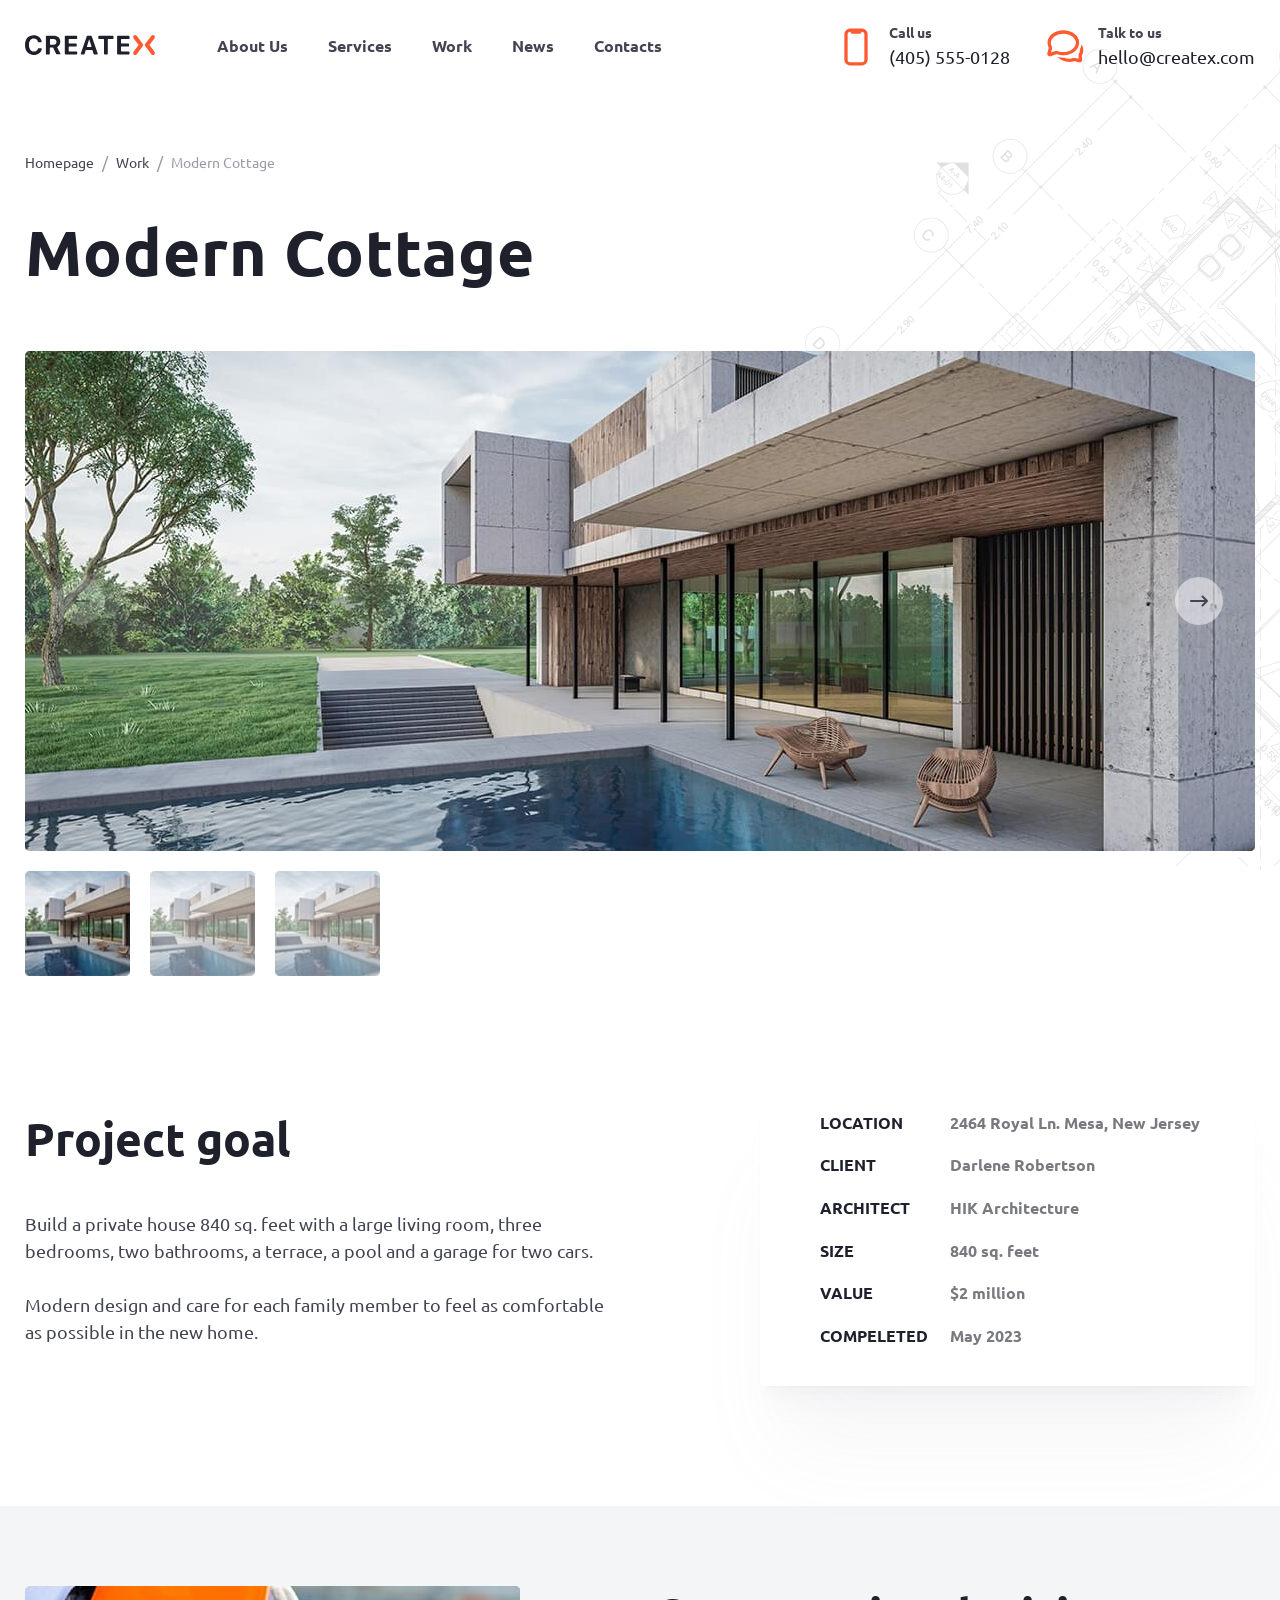
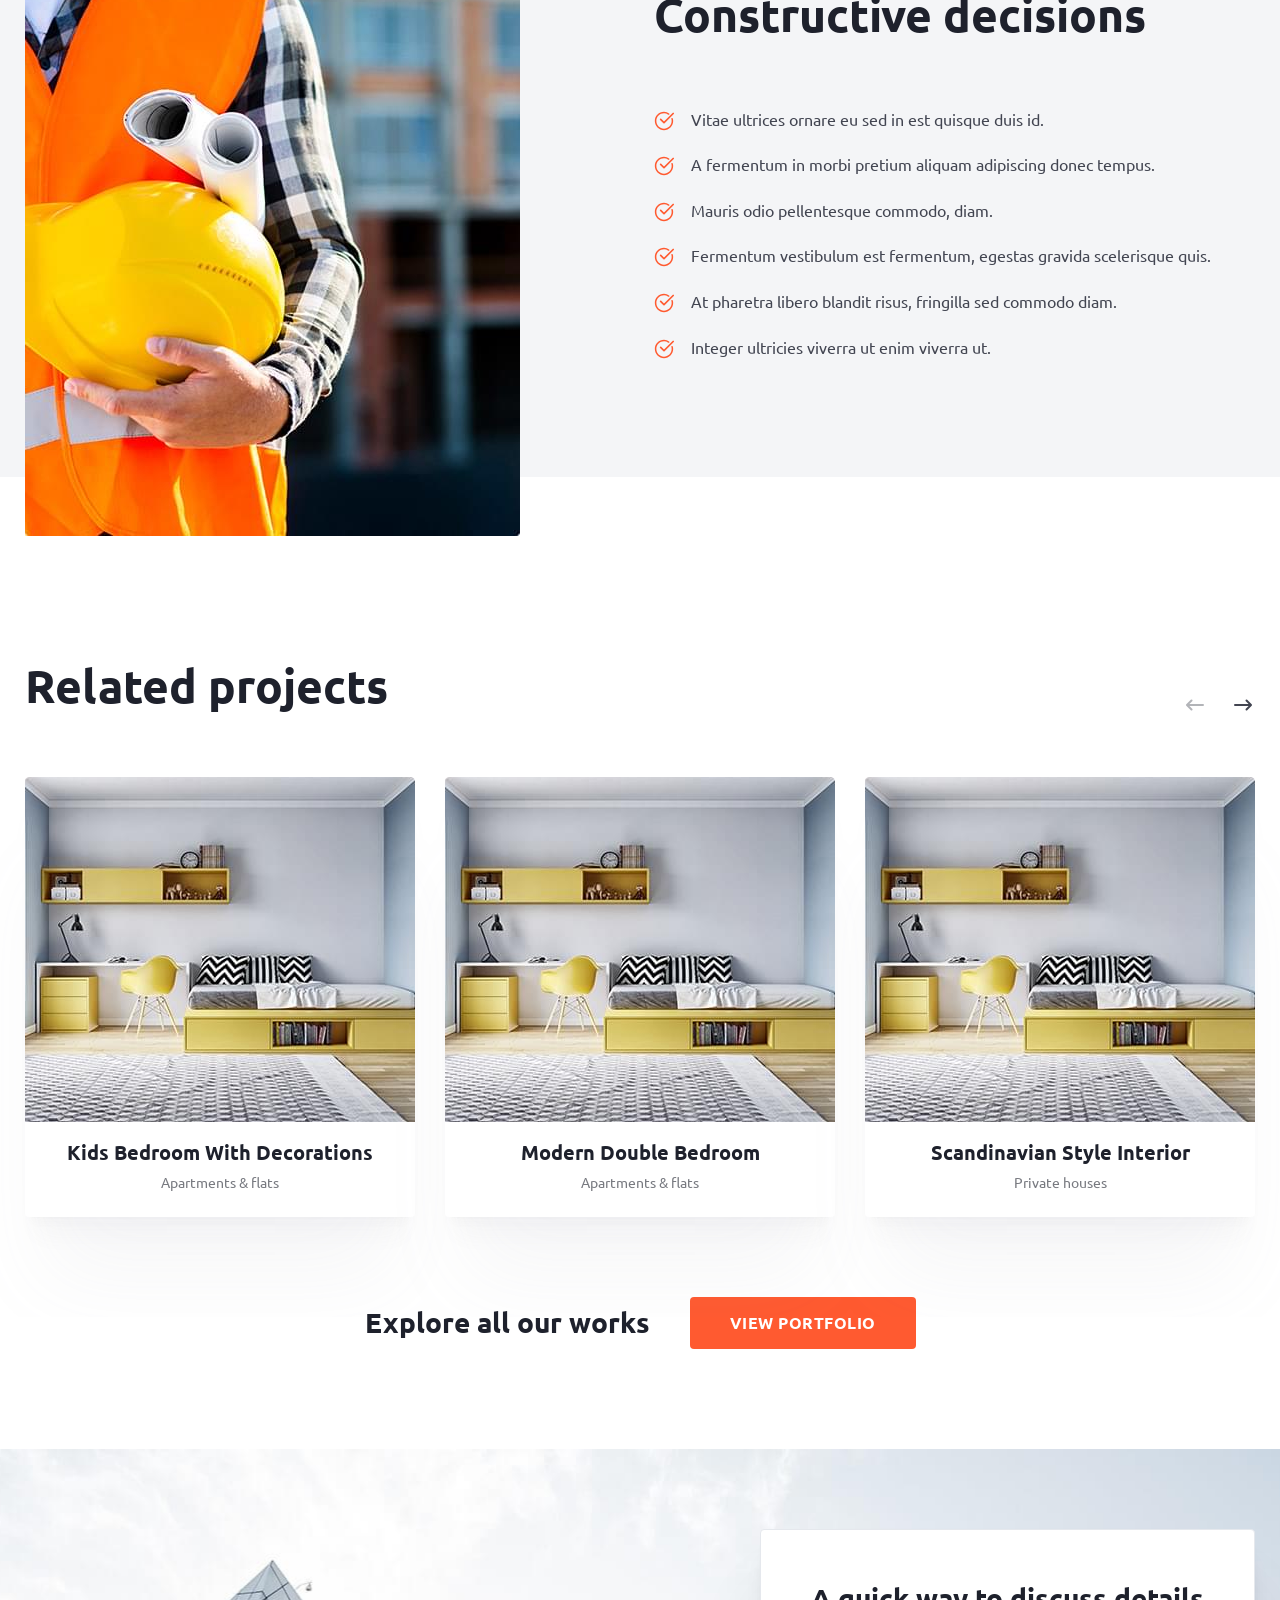
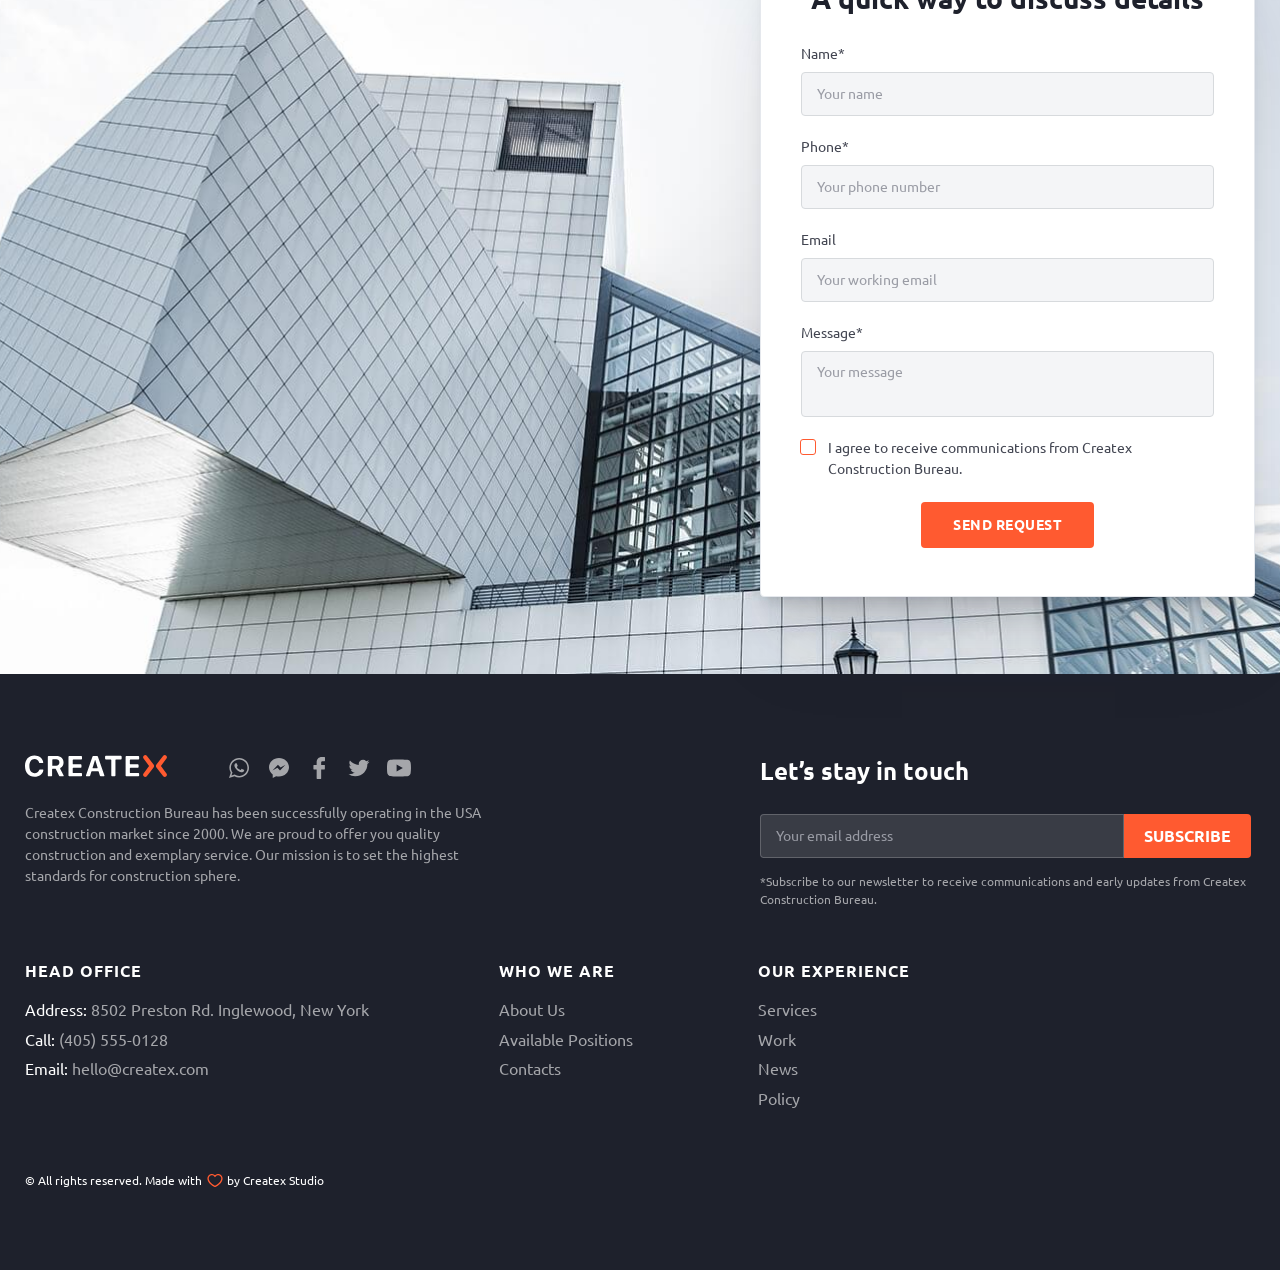
<file: work-1.html>
<!DOCTYPE html>
<html lang="en">

<head>
  <meta charset="UTF-8">
  <meta name="viewport" content="width=device-width,initial-scale=1">
  <link rel="shortcut icon" href="img/favicon.ico" type="image/x-icon">
  <meta http-equiv="X-UA-Compatible" content="ie=edge">
  <meta name="theme-color" content="#111111">
  <title>Createx Construction</title>
  <link rel="stylesheet" href="css/vendor.css">
  <link rel="stylesheet" href="css/main.css">
</head>

<body>
  <div class="site-container">
    <header class="header header--secondary">
      <div class="container header__container"><a href="index.html" class="logo"><img src="img/logo.svg"
            alt="Createx Logo"></a>
        <nav class="nav header__nav">
          <ul class="nav__list list-reset">
            <li class="nav__item"><a href="about.html" class="nav__link">About Us</a></li>
            <li class="nav__item"><a href="services.html" class="nav__link">Services</a></li>
            <li class="nav__item"><a href="work.html" class="nav__link">Work</a></li>
            <li class="nav__item"><a href="news.html" class="nav__link">News</a></li>
            <li class="nav__item"><a href="contacts.html" class="nav__link">Contacts</a></li>
          </ul>
          <div class="header-contacts header-contacts--nav"><a href="tel:4055550128"
              class="header-contacts__link contacts-link contacts-link--call"><span class="contacts-link__caption">Call
                us</span> <span class="contacts-link__value">(405) 555-0128</span> </a><a
              href="mailto:hello@createx.com" class="header-contacts__link contacts-link contacts-link--mail"><span
                class="contacts-link__caption">Talk to us</span> <span
                class="contacts-link__value">hello@createx.com</span></a></div>
        </nav>
        <div class="header-contacts"><a href="tel:4055550128"
            class="header-contacts__link contacts-link contacts-link--call"><span class="contacts-link__caption">Call
              us</span> <span class="contacts-link__value">(405) 555-0128</span> </a><a href="mailto:hello@createx.com"
            class="header-contacts__link contacts-link contacts-link--mail"><span class="contacts-link__caption">Talk to
              us</span> <span class="contacts-link__value">hello@createx.com</span></a></div><button
          class="btn-reset burger" aria-label="Открыть меню"><span class="burger__line"></span></button>
      </div>
    </header>
    <main>
      <section class="page-hero page-hero--work-inner">
        <div class="container">
          <ul class="list-reset breadcrumbs page-hero__breadcrumbs">
            <li class="breadcrumbs__item"><a href="#" class="breadcrumbs__link">Homepage</a></li>
            <li class="breadcrumbs__item"><a href="#" class="breadcrumbs__link">Work</a></li>
            <li class="breadcrumbs__item"><a class="breadcrumbs__link">Modern Cottage</a></li>
          </ul>
          <h1 class="page-hero__title page-hero__title--small page-hero__title--mb">Modern Cottage</h1>
          <div class="work-images">
            <div class="work-images-slider"><button class="btn-reset slider-nav__btn work-images__prev slider-btn"><svg>
                  <use xlink:href="img/sprite.svg#left-arrow"></use>
                </svg></button> <button class="btn-reset slider-nav__btn work-images__next slider-btn"><svg>
                  <use xlink:href="img/sprite.svg#right-arrow"></use>
                </svg></button>
              <div class="swiper-wrapper">
                <div class="swiper-slide"><img src="img/work/1.jpg" alt="Work 1"></div>
                <div class="swiper-slide"><img src="img/work/1.jpg" alt="Work 1"></div>
                <div class="swiper-slide"><img src="img/work/1.jpg" alt="Work 1"></div>
              </div>
            </div>
            <div class="work-images-nav" thumbsslider="">
              <div class="swiper-wrapper">
                <div class="swiper-slide"><img src="img/work/1-small.jpg" alt="Work 1"></div>
                <div class="swiper-slide"><img src="img/work/1-small.jpg" alt="Work 1"></div>
                <div class="swiper-slide"><img src="img/work/1-small.jpg" alt="Work 1"></div>
              </div>
            </div>
          </div>
        </div>
      </section>
      <section class="project-goal">
        <div class="container grid">
          <div class="project-goal__left">
            <h2 class="title project-goal__title">Project goal</h2>
            <p class="project-goal__descr">Build a&nbsp;private house 840&nbsp;sq. feet with a&nbsp;large living room,
              three bedrooms, two bathrooms, a&nbsp;terrace, a&nbsp;pool and a&nbsp;garage for two cars.</p>
            <p class="project-goal__descr">Modern design and care for each family member to&nbsp;feel
              as&nbsp;comfortable as&nbsp;possible in&nbsp;the new home.</p>
          </div>
          <div class="project-goal__right">
            <div class="project-info">
              <ul class="project-info__list list-reset">
                <li class="project-info__item">
                  <div class="project-info__category">Location</div>
                  <div class="project-info__value">2464 Royal Ln. Mesa, New Jersey</div>
                </li>
                <li class="project-info__item">
                  <div class="project-info__category">Client</div>
                  <div class="project-info__value">Darlene Robertson</div>
                </li>
                <li class="project-info__item">
                  <div class="project-info__category">Architect</div>
                  <div class="project-info__value">HIK Architecture</div>
                </li>
                <li class="project-info__item">
                  <div class="project-info__category">Size</div>
                  <div class="project-info__value">840 sq. feet</div>
                </li>
                <li class="project-info__item">
                  <div class="project-info__category">Value</div>
                  <div class="project-info__value">$2 million</div>
                </li>
                <li class="project-info__item">
                  <div class="project-info__category">Compeleted</div>
                  <div class="project-info__value">May 2023</div>
                </li>
              </ul>
            </div>
          </div>
        </div>
      </section>
      <section class="desicions">
        <div class="container grid">
          <div class="desicions__left"><img src="img/desicions-image.jpg" alt="" aria-hidden="true"></div>
          <div class="desicions__right">
            <h2 class="title desicions__title">Constructive decisions</h2>
            <ul class="list-reset desicions__list">
              <li class="desicions__item">Vitae ultrices ornare eu sed in est quisque duis id.</li>
              <li class="desicions__item">A fermentum in morbi pretium aliquam adipiscing donec tempus.</li>
              <li class="desicions__item">Mauris odio pellentesque commodo, diam.</li>
              <li class="desicions__item">Fermentum vestibulum est fermentum, egestas gravida scelerisque quis.</li>
              <li class="desicions__item">At pharetra libero blandit risus, fringilla sed commodo diam.</li>
              <li class="desicions__item">Integer ultricies viverra ut enim viverra ut.</li>
            </ul>
          </div>
        </div>
      </section>
      <section class="related-projects">
        <div class="container">
          <div class="related-projects__top">
            <h2 class="title related-projects__title">Related projects</h2>
            <div class="slider-nav related-projects__slider-nav"><button
                class="btn-reset slider-nav__btn related-projects__prev slider-btn"><svg>
                  <use xlink:href="img/sprite.svg#left-arrow"></use>
                </svg></button> <button class="btn-reset slider-nav__btn related-projects__next slider-btn"><svg>
                  <use xlink:href="img/sprite.svg#right-arrow"></use>
                </svg></button></div>
          </div>
          <div class="swiper related-projects__items swiper-no-swiping">
            <div class="swiper-wrapper">
              <div class="swiper-slide"><a href="#" class="portfolio-item"><img class="portfolio-item__image"
                    src="img/related-proj-1.jpg" alt="Portfolio cover">
                  <div class="portfolio-item__content">
                    <h3 class="portfolio-item__title">Kids Bedroom With Decorations</h3><span
                      class="portfolio-item__descr">Apartments & flats</span>
                    <div class="portfolio-item__btn">View Project</div>
                  </div>
                </a></div>
              <div class="swiper-slide"><a href="#" class="portfolio-item"><img class="portfolio-item__image"
                    src="img/related-proj-1.jpg" alt="Portfolio cover">
                  <div class="portfolio-item__content">
                    <h3 class="portfolio-item__title">Modern Double Bedroom</h3><span
                      class="portfolio-item__descr">Apartments & flats</span>
                    <div class="portfolio-item__btn">View Project</div>
                  </div>
                </a></div>
              <div class="swiper-slide"><a href="#" class="portfolio-item"><img class="portfolio-item__image"
                    src="img/related-proj-1.jpg" alt="Portfolio cover">
                  <div class="portfolio-item__content">
                    <h3 class="portfolio-item__title">Scandinavian Style Interior</h3><span
                      class="portfolio-item__descr">Private houses</span>
                    <div class="portfolio-item__btn">View Project</div>
                  </div>
                </a></div>
              <div class="swiper-slide"><a href="#" class="portfolio-item"><img class="portfolio-item__image"
                    src="img/related-proj-1.jpg" alt="Portfolio cover">
                  <div class="portfolio-item__content">
                    <h3 class="portfolio-item__title">Scandinavian Style Interior</h3><span
                      class="portfolio-item__descr">Private houses</span>
                    <div class="portfolio-item__btn">View Project</div>
                  </div>
                </a></div>
            </div>
          </div>
          <div class="related-projects__learn learn-more">
            <h4 class="learn-more__subtitle">Explore all our works</h4><a href="work.html"
              class="btn-reset learn-more__btn btn btn--fill">View portfolio</a>
          </div>
        </div>
      </section>
      <section class="contacts-section">
        <h2 class="visually-hidden">Contacts</h2>
        <div class="container contacts-section__container">
          <form class="contacts-section__form contacts-form">
            <h3 class="contacts-form__title">A quick way to discuss details</h3><label
              class="form-field form-field--gray contacts-form__field"><span class="form-field__caption">Name*</span>
              <input type="text" name="name" placeholder="Your name" class="form-field__input"></label> <label
              class="form-field form-field--gray contacts-form__field"><span class="form-field__caption">Phone*</span>
              <input type="tel" name="phone" placeholder="Your phone number" class="form-field__input"></label> <label
              class="form-field form-field--gray contacts-form__field"><span class="form-field__caption">Email</span>
              <input type="email" name="email" placeholder="Your working email" class="form-field__input"></label>
            <label class="form-field form-field--gray contacts-form__field"><span
                class="form-field__caption">Message*</span> <textarea name="message" placeholder="Your message"
                class="form-field__input form-field__input--big"></textarea></label> <label
              class="custom-checkbox contacts-form__checkbox"><input type="checkbox" class="custom-checkbox__input">
              <span class="custom-checkbox__text">I agree to receive communications from Createx Construction
                Bureau.</span></label>
            <div class="centered"><button class="contacts-form__btn btn btn--fill" type="submit">Send Request</button>
            </div>
          </form>
        </div>
      </section>
    </main>
    <footer class="footer"><a href="#page" data-scroll class="to-top"><span class="to-top__text">Go to top</span> <span
          class="to-top__icon"><svg>
            <use xlink:href="img/sprite.svg#to-top"></use>
          </svg></span></a>
      <div class="container footer__container grid">
        <div class="footer__left">
          <div class="footer__top"><a href="index.html" class="logo footer__logo"><img src="img/logo-footer.svg"
                alt="Createx Logo"></a>
            <ul class="social footer__social list-reset">
              <li class="social__item"><a href="#" target="_blank" class="social__link" aria-label="WhatsApp"><svg>
                    <use xlink:href="img/sprite.svg#whats"></use>
                  </svg></a></li>
              <li class="social__item"><a href="#" target="_blank" class="social__link" aria-label="Messenger"><svg>
                    <use xlink:href="img/sprite.svg#mess"></use>
                  </svg></a></li>
              <li class="social__item"><a href="#" target="_blank" class="social__link" aria-label="Facebook"><svg>
                    <use xlink:href="img/sprite.svg#facebook"></use>
                  </svg></a></li>
              <li class="social__item"><a href="#" target="_blank" class="social__link" aria-label="Twitter"><svg>
                    <use xlink:href="img/sprite.svg#twitter"></use>
                  </svg></a></li>
              <li class="social__item"><a href="#" target="_blank" class="social__link" aria-label="Youtube"><svg>
                    <use xlink:href="img/sprite.svg#youtube"></use>
                  </svg></a></li>
            </ul>
          </div>
          <p class="footer__descr">Createx Construction Bureau has been successfully operating in&nbsp;the USA
            construction market since 2000. We&nbsp;are proud to&nbsp;offer you quality construction and exemplary
            service. Our mission is&nbsp;to&nbsp;set the highest standards for construction sphere.</p>
        </div>
        <form action="#" class="footer-form footer__form">
          <h3 class="footer-form__title">Let’s stay in touch</h3>
          <div class="footer-form__items"><label class="form-field form-field--gray contacts-form__field"><input
                type="email" name="email" placeholder="Your email address" class="form-field__input"></label> <button
              class="footer-form__btn btn btn--fill">Subscribe</button></div>
          <p class="footer-form__descr">*Subscribe to&nbsp;our newsletter to&nbsp;receive communications and early
            updates from Createx Construction Bureau.</p>
        </form>
        <address class="footer-address footer__address">
          <h3 class="footer-address__title footer-title">Head Office</h3><span class="footer-address__item"><span
              class="footer-address__name">Address:</span> 8502 Preston Rd. Inglewood, New York </span><span
            class="footer-address__item"><span class="footer-address__name">Call:</span> <a href="tel:4055550128">(405)
              555-0128</a> </span><span class="footer-address__item"><span class="footer-address__name">Email:</span> <a
              href="mailto:hello@createx.com">hello@createx.com</a></span>
        </address>
        <nav class="footer-nav footer__nav" title="secondary navigation">
          <div class="footer-nav__col">
            <h3 class="footer-nav__title footer-title">Who we are</h3>
            <ul class="list-reset footer-nav__list">
              <li class="footer-nav__item"><a href="about.html" class="footer-nav__link">About Us</a></li>
              <li class="footer-nav__item"><a href="#" class="footer-nav__link">Available Positions</a></li>
              <li class="footer-nav__item"><a href="contacts.html" class="footer-nav__link">Contacts</a></li>
            </ul>
          </div>
          <div class="footer-nav__col">
            <h3 class="footer-nav__title footer-title">Our Experience</h3>
            <ul class="list-reset footer-nav__list">
              <li class="footer-nav__item"><a href="services.html" class="footer-nav__link">Services</a></li>
              <li class="footer-nav__item"><a href="work.html" class="footer-nav__link">Work</a></li>
              <li class="footer-nav__item"><a href="news.html" class="footer-nav__link">News</a></li>
              <li class="footer-nav__item"><a href="policy.html" class="footer-nav__link">Policy</a></li>
            </ul>
          </div>
        </nav><small class="footer__copyright">&copy;&nbsp;All rights reserved. Made with <span>by Createx
            Studio</span></small>
      </div>
    </footer>
    <div class="overlay"></div>
  </div>
  <script src="js/vendor.js"></script>
  <script src="js/main.js"></script>
</body>

</html>
</file>
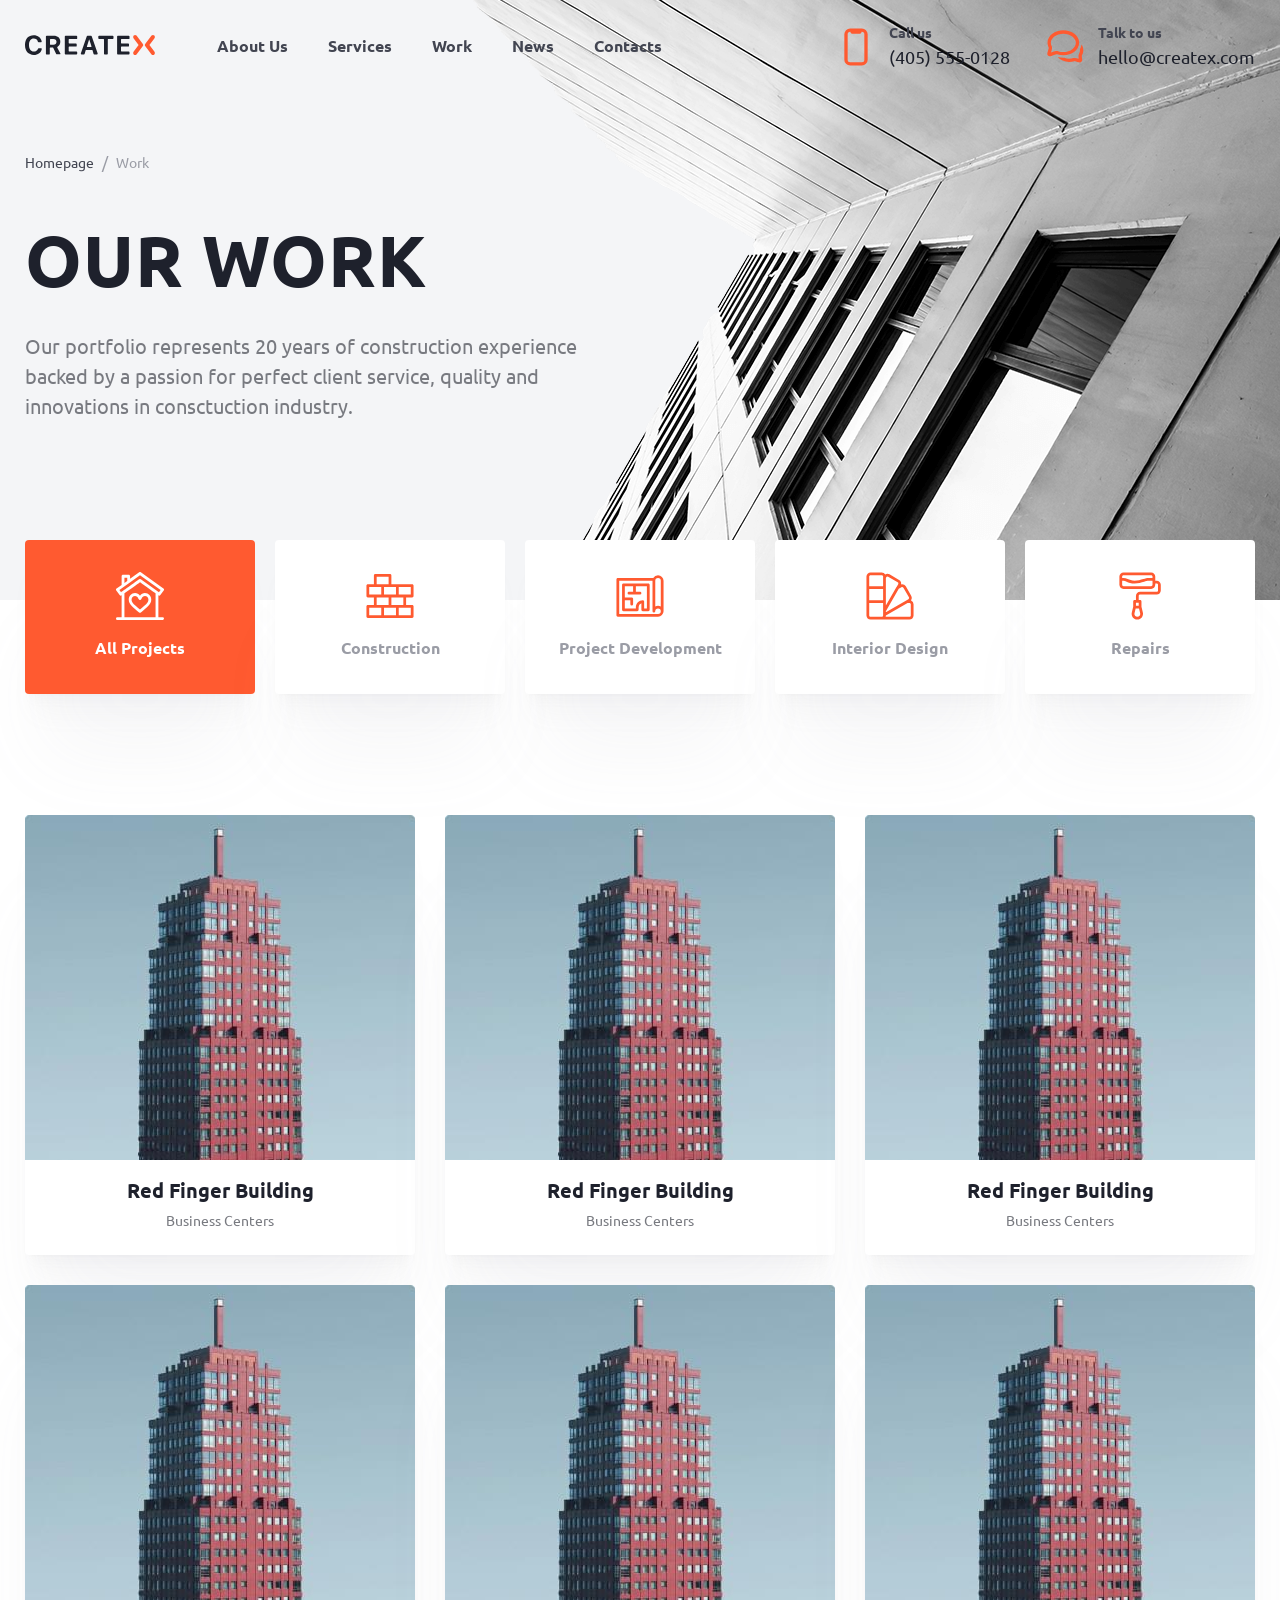
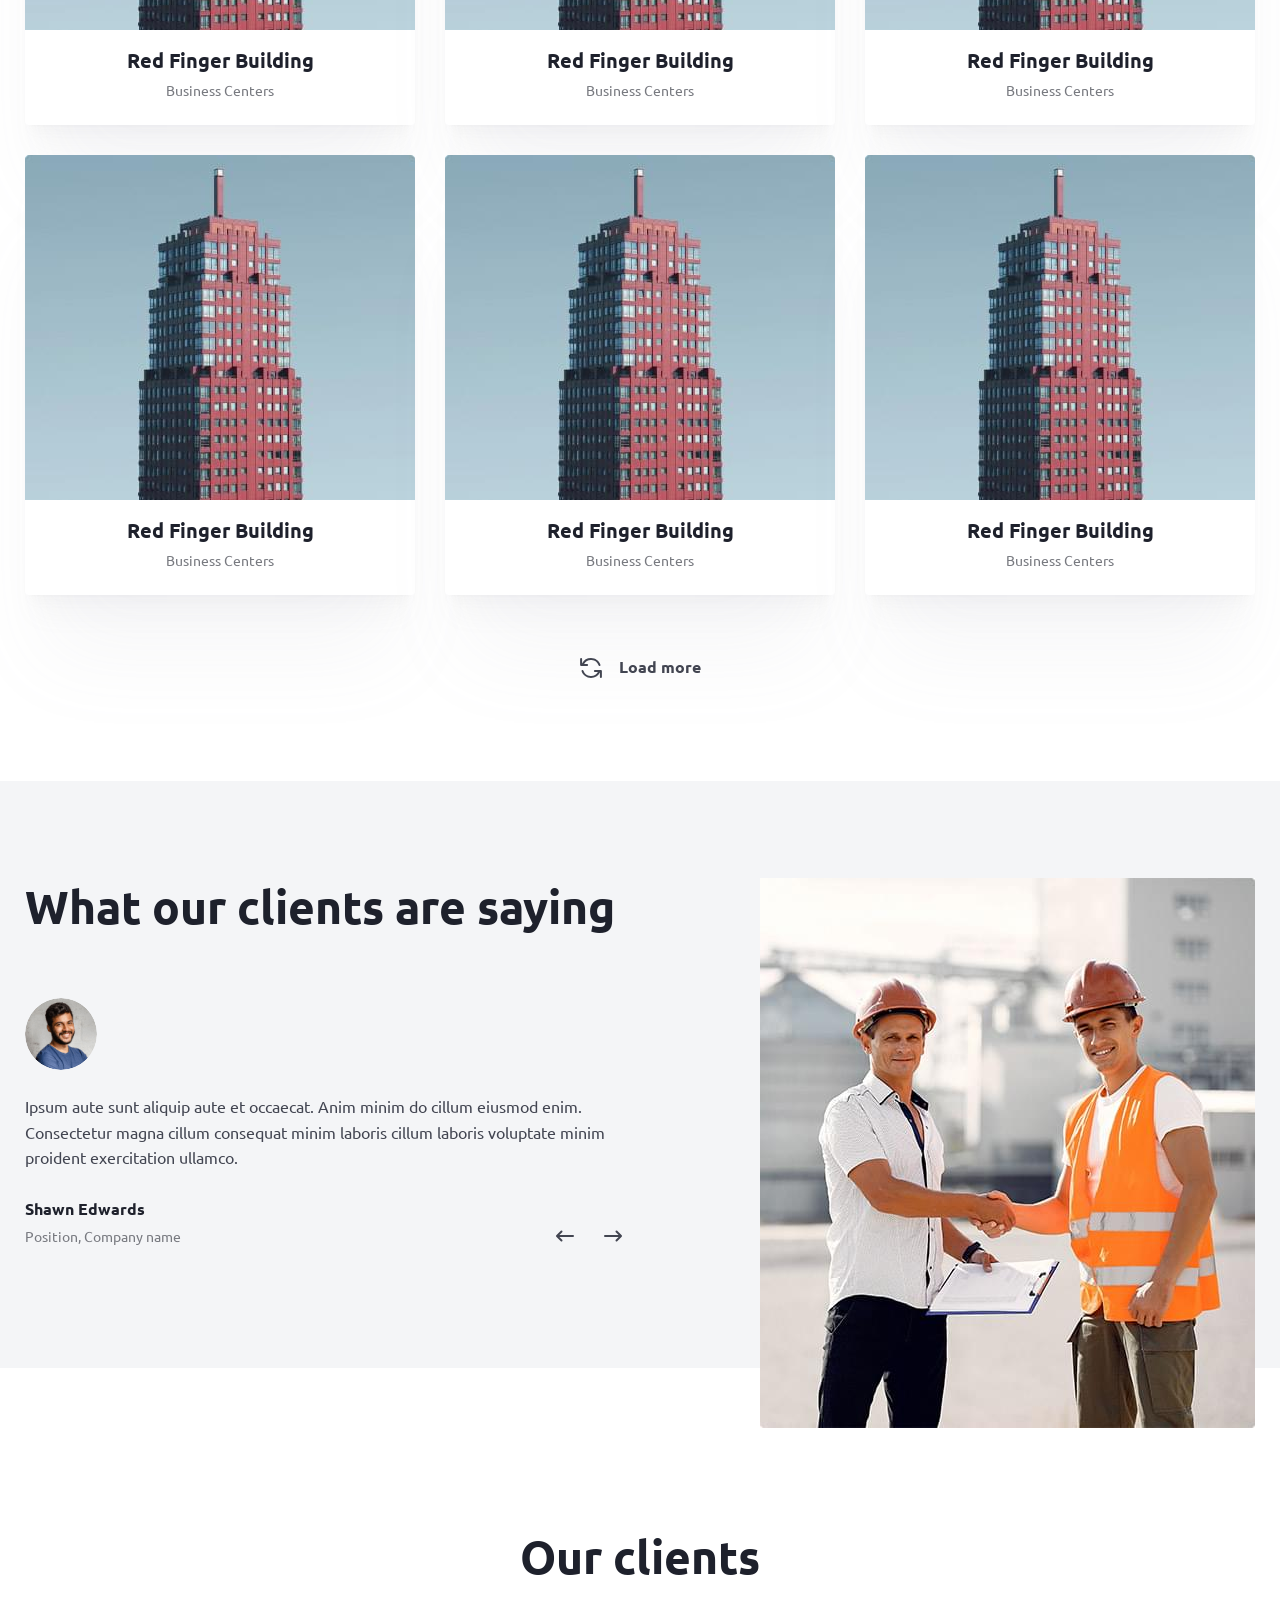
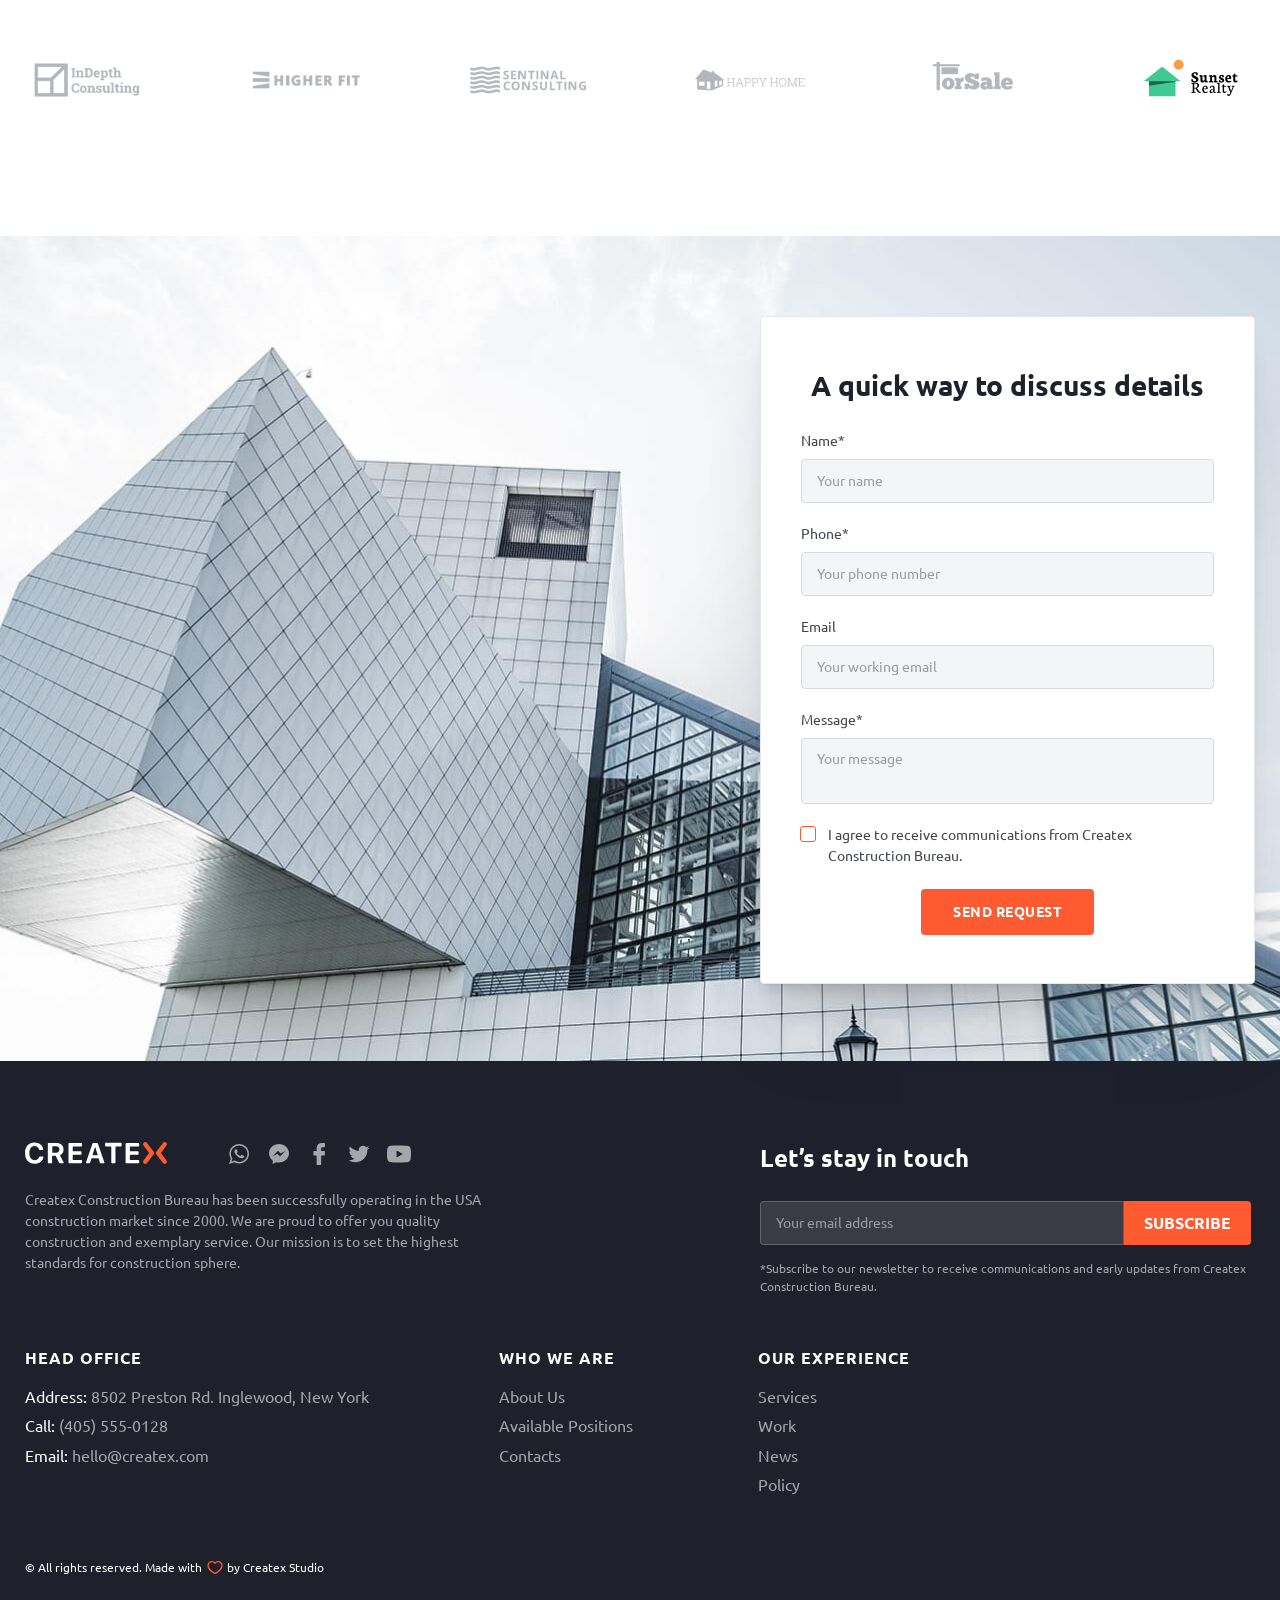
<file: work.html>
<!DOCTYPE html>
<html lang="en">

<head>
  <meta charset="UTF-8">
  <meta name="viewport" content="width=device-width,initial-scale=1">
  <link rel="shortcut icon" href="img/favicon.ico" type="image/x-icon">
  <meta http-equiv="X-UA-Compatible" content="ie=edge">
  <meta name="theme-color" content="#111111">
  <title>Createx Construction</title>
  <link rel="stylesheet" href="css/vendor.css">
  <link rel="stylesheet" href="css/main.css">
</head>

<body>
  <div class="site-container">
    <header class="header header--secondary">
      <div class="container header__container"><a href="index.html" class="logo"><img src="img/logo.svg"
            alt="Createx Logo"></a>
        <nav class="nav header__nav">
          <ul class="nav__list list-reset">
            <li class="nav__item"><a href="about.html" class="nav__link">About Us</a></li>
            <li class="nav__item"><a href="services.html" class="nav__link">Services</a></li>
            <li class="nav__item"><a href="work.html" class="nav__link">Work</a></li>
            <li class="nav__item"><a href="news.html" class="nav__link">News</a></li>
            <li class="nav__item"><a href="contacts.html" class="nav__link">Contacts</a></li>
          </ul>
          <div class="header-contacts header-contacts--nav"><a href="tel:4055550128"
              class="header-contacts__link contacts-link contacts-link--call"><span class="contacts-link__caption">Call
                us</span> <span class="contacts-link__value">(405) 555-0128</span> </a><a
              href="mailto:hello@createx.com" class="header-contacts__link contacts-link contacts-link--mail"><span
                class="contacts-link__caption">Talk to us</span> <span
                class="contacts-link__value">hello@createx.com</span></a></div>
        </nav>
        <div class="header-contacts"><a href="tel:4055550128"
            class="header-contacts__link contacts-link contacts-link--call"><span class="contacts-link__caption">Call
              us</span> <span class="contacts-link__value">(405) 555-0128</span> </a><a href="mailto:hello@createx.com"
            class="header-contacts__link contacts-link contacts-link--mail"><span class="contacts-link__caption">Talk to
              us</span> <span class="contacts-link__value">hello@createx.com</span></a></div><button
          class="btn-reset burger" aria-label="Открыть меню"><span class="burger__line"></span></button>
      </div>
    </header>
    <main>
      <section class="page-hero page-hero--work">
        <div class="container">
          <ul class="list-reset breadcrumbs page-hero__breadcrumbs">
            <li class="breadcrumbs__item"><a href="#" class="breadcrumbs__link">Homepage</a></li>
            <li class="breadcrumbs__item"><a class="breadcrumbs__link">Work</a></li>
          </ul>
          <h1 class="page-hero__title">Our Work</h1>
          <p class="page-hero__descr">Our portfolio represents 20&nbsp;years of&nbsp;construction experience backed
            by&nbsp;a&nbsp;passion for perfect client service, quality and innovations in&nbsp;consctuction industry.
          </p>
        </div>
      </section>
      <section class="portfolio">
        <div class="container">
          <h2 class="visually-hidden">Portfolio</h2>
          <ul class="list-reset portfolio-tabs-nav">
            <li class="portfolio-tabs-nav__item"><button
                class="btn-reset portfolio-tabs-nav__btn portfolio-tabs-nav__btn--active" data-path="all"><svg
                  class="portfolio-tabs-nav__icon">
                  <use xlink:href="img/sprite.svg#house"></use>
                </svg> <span class="portfolio-tabs-nav__text">All Projects</span></button></li>
            <li class="portfolio-tabs-nav__item"><button class="btn-reset portfolio-tabs-nav__btn"
                data-path="constr"><svg class="portfolio-tabs-nav__icon">
                  <use xlink:href="img/sprite.svg#services-1"></use>
                </svg> <span class="portfolio-tabs-nav__text">Construction</span></button></li>
            <li class="portfolio-tabs-nav__item"><button class="btn-reset portfolio-tabs-nav__btn" data-path="dev"><svg
                  class="portfolio-tabs-nav__icon">
                  <use xlink:href="img/sprite.svg#services-2"></use>
                </svg> <span class="portfolio-tabs-nav__text">Project Development</span></button></li>
            <li class="portfolio-tabs-nav__item"><button class="btn-reset portfolio-tabs-nav__btn"
                data-path="design"><svg class="portfolio-tabs-nav__icon">
                  <use xlink:href="img/sprite.svg#services-3"></use>
                </svg> <span class="portfolio-tabs-nav__text">Interior Design</span></button></li>
            <li class="portfolio-tabs-nav__item"><button class="btn-reset portfolio-tabs-nav__btn"
                data-path="repair"><svg class="portfolio-tabs-nav__icon">
                  <use xlink:href="img/sprite.svg#services-4"></use>
                </svg> <span class="portfolio-tabs-nav__text">Repairs</span></button></li>
          </ul>
          <ul class="list-reset portfolio-tabs grid">
            <li class="portfolio-tabs__item portfolio-tabs__item--visible"><a href="work-1.html" class="portfolio-item"
                data-target="repair"><img class="portfolio-item__image" src="img/portfolio-1.jpg" alt="Portfolio cover">
                <div class="portfolio-item__content">
                  <h3 class="portfolio-item__title">Red Finger Building</h3><span class="portfolio-item__descr">Business
                    Centers</span>
                  <div class="portfolio-item__btn">View Project</div>
                </div>
              </a></li>
            <li class="portfolio-tabs__item portfolio-tabs__item--visible"><a href="work-1.html" class="portfolio-item"
                data-target="repair"><img class="portfolio-item__image" src="img/portfolio-1.jpg" alt="Portfolio cover">
                <div class="portfolio-item__content">
                  <h3 class="portfolio-item__title">Red Finger Building</h3><span class="portfolio-item__descr">Business
                    Centers</span>
                  <div class="portfolio-item__btn">View Project</div>
                </div>
              </a></li>
            <li class="portfolio-tabs__item portfolio-tabs__item--visible"><a href="work-1.html" class="portfolio-item"
                data-target="dev"><img class="portfolio-item__image" src="img/portfolio-1.jpg" alt="Portfolio cover">
                <div class="portfolio-item__content">
                  <h3 class="portfolio-item__title">Red Finger Building</h3><span class="portfolio-item__descr">Business
                    Centers</span>
                  <div class="portfolio-item__btn">View Project</div>
                </div>
              </a></li>
            <li class="portfolio-tabs__item portfolio-tabs__item--visible"><a href="work-1.html" class="portfolio-item"
                data-target="constr"><img class="portfolio-item__image" src="img/portfolio-1.jpg" alt="Portfolio cover">
                <div class="portfolio-item__content">
                  <h3 class="portfolio-item__title">Red Finger Building</h3><span class="portfolio-item__descr">Business
                    Centers</span>
                  <div class="portfolio-item__btn">View Project</div>
                </div>
              </a></li>
            <li class="portfolio-tabs__item portfolio-tabs__item--visible"><a href="#" class="portfolio-item"
                data-target="design"><img class="portfolio-item__image" src="img/portfolio-1.jpg" alt="Portfolio cover">
                <div class="portfolio-item__content">
                  <h3 class="portfolio-item__title">Red Finger Building</h3><span class="portfolio-item__descr">Business
                    Centers</span>
                  <div class="portfolio-item__btn">View Project</div>
                </div>
              </a></li>
            <li class="portfolio-tabs__item portfolio-tabs__item--visible"><a href="#" class="portfolio-item"
                data-target="constr"><img class="portfolio-item__image" src="img/portfolio-1.jpg" alt="Portfolio cover">
                <div class="portfolio-item__content">
                  <h3 class="portfolio-item__title">Red Finger Building</h3><span class="portfolio-item__descr">Business
                    Centers</span>
                  <div class="portfolio-item__btn">View Project</div>
                </div>
              </a></li>
            <li class="portfolio-tabs__item portfolio-tabs__item--visible"><a href="#" class="portfolio-item"
                data-target="dev"><img class="portfolio-item__image" src="img/portfolio-1.jpg" alt="Portfolio cover">
                <div class="portfolio-item__content">
                  <h3 class="portfolio-item__title">Red Finger Building</h3><span class="portfolio-item__descr">Business
                    Centers</span>
                  <div class="portfolio-item__btn">View Project</div>
                </div>
              </a></li>
            <li class="portfolio-tabs__item portfolio-tabs__item--visible"><a href="#" class="portfolio-item"
                data-target="dev"><img class="portfolio-item__image" src="img/portfolio-1.jpg" alt="Portfolio cover">
                <div class="portfolio-item__content">
                  <h3 class="portfolio-item__title">Red Finger Building</h3><span class="portfolio-item__descr">Business
                    Centers</span>
                  <div class="portfolio-item__btn">View Project</div>
                </div>
              </a></li>
            <li class="portfolio-tabs__item portfolio-tabs__item--visible"><a href="#" class="portfolio-item"
                data-target="dev"><img class="portfolio-item__image" src="img/portfolio-1.jpg" alt="Portfolio cover">
                <div class="portfolio-item__content">
                  <h3 class="portfolio-item__title">Red Finger Building</h3><span class="portfolio-item__descr">Business
                    Centers</span>
                  <div class="portfolio-item__btn">View Project</div>
                </div>
              </a></li>
            <li class="portfolio-tabs__item portfolio-tabs__item--visible"><a href="#" class="portfolio-item"
                data-target="dev"><img class="portfolio-item__image" src="img/portfolio-1.jpg" alt="Portfolio cover">
                <div class="portfolio-item__content">
                  <h3 class="portfolio-item__title">Red Finger Building</h3><span class="portfolio-item__descr">Business
                    Centers</span>
                  <div class="portfolio-item__btn">View Project</div>
                </div>
              </a></li>
            <li class="portfolio-tabs__item portfolio-tabs__item--visible"><a href="#" class="portfolio-item"
                data-target="dev"><img class="portfolio-item__image" src="img/portfolio-1.jpg" alt="Portfolio cover">
                <div class="portfolio-item__content">
                  <h3 class="portfolio-item__title">Red Finger Building</h3><span class="portfolio-item__descr">Business
                    Centers</span>
                  <div class="portfolio-item__btn">View Project</div>
                </div>
              </a></li>
            <li class="portfolio-tabs__item portfolio-tabs__item--visible"><a href="#" class="portfolio-item"
                data-target="dev"><img class="portfolio-item__image" src="img/portfolio-1.jpg" alt="Portfolio cover">
                <div class="portfolio-item__content">
                  <h3 class="portfolio-item__title">Red Finger Building</h3><span class="portfolio-item__descr">Business
                    Centers</span>
                  <div class="portfolio-item__btn">View Project</div>
                </div>
              </a></li>
            <li class="portfolio-tabs__item portfolio-tabs__item--visible"><a href="#" class="portfolio-item"
                data-target="dev"><img class="portfolio-item__image" src="img/portfolio-1.jpg" alt="Portfolio cover">
                <div class="portfolio-item__content">
                  <h3 class="portfolio-item__title">Red Finger Building</h3><span class="portfolio-item__descr">Business
                    Centers</span>
                  <div class="portfolio-item__btn">View Project</div>
                </div>
              </a></li>
            <li class="portfolio-tabs__item portfolio-tabs__item--visible"><a href="#" class="portfolio-item"
                data-target="dev"><img class="portfolio-item__image" src="img/portfolio-1.jpg" alt="Portfolio cover">
                <div class="portfolio-item__content">
                  <h3 class="portfolio-item__title">Red Finger Building</h3><span class="portfolio-item__descr">Business
                    Centers</span>
                  <div class="portfolio-item__btn">View Project</div>
                </div>
              </a></li>
            <li class="portfolio-tabs__item portfolio-tabs__item--visible"><a href="#" class="portfolio-item"
                data-target="dev"><img class="portfolio-item__image" src="img/portfolio-1.jpg" alt="Portfolio cover">
                <div class="portfolio-item__content">
                  <h3 class="portfolio-item__title">Red Finger Building</h3><span class="portfolio-item__descr">Business
                    Centers</span>
                  <div class="portfolio-item__btn">View Project</div>
                </div>
              </a></li>
            <li class="portfolio-tabs__item portfolio-tabs__item--visible"><a href="#" class="portfolio-item"
                data-target="dev"><img class="portfolio-item__image" src="img/portfolio-1.jpg" alt="Portfolio cover">
                <div class="portfolio-item__content">
                  <h3 class="portfolio-item__title">Red Finger Building</h3><span class="portfolio-item__descr">Business
                    Centers</span>
                  <div class="portfolio-item__btn">View Project</div>
                </div>
              </a></li>
            <li class="portfolio-tabs__item portfolio-tabs__item--visible"><a href="#" class="portfolio-item"
                data-target="dev"><img class="portfolio-item__image" src="img/portfolio-1.jpg" alt="Portfolio cover">
                <div class="portfolio-item__content">
                  <h3 class="portfolio-item__title">Red Finger Building</h3><span class="portfolio-item__descr">Business
                    Centers</span>
                  <div class="portfolio-item__btn">View Project</div>
                </div>
              </a></li>
            <li class="portfolio-tabs__item portfolio-tabs__item--visible"><a href="#" class="portfolio-item"
                data-target="dev"><img class="portfolio-item__image" src="img/portfolio-1.jpg" alt="Portfolio cover">
                <div class="portfolio-item__content">
                  <h3 class="portfolio-item__title">Red Finger Building</h3><span class="portfolio-item__descr">Business
                    Centers</span>
                  <div class="portfolio-item__btn">View Project</div>
                </div>
              </a></li>
            <li class="portfolio-tabs__item portfolio-tabs__item--visible"><a href="#" class="portfolio-item"
                data-target="design"><img class="portfolio-item__image" src="img/portfolio-1.jpg" alt="Portfolio cover">
                <div class="portfolio-item__content">
                  <h3 class="portfolio-item__title">Red Finger Building</h3><span class="portfolio-item__descr">Business
                    Centers</span>
                  <div class="portfolio-item__btn">View Project</div>
                </div>
              </a></li>
            <li class="portfolio-tabs__item portfolio-tabs__item--visible"><a href="#" class="portfolio-item"
                data-target="design"><img class="portfolio-item__image" src="img/portfolio-1.jpg" alt="Portfolio cover">
                <div class="portfolio-item__content">
                  <h3 class="portfolio-item__title">Red Finger Building</h3><span class="portfolio-item__descr">Business
                    Centers</span>
                  <div class="portfolio-item__btn">View Project</div>
                </div>
              </a></li>
          </ul>
          <div class="centered"><button class="btn-reset portfolio-more"><svg>
                <use xlink:href="img/sprite.svg#load-more"></use>
              </svg> Load more</button></div>
        </div>
      </section>
      <section class="testimonials">
        <div class="container testimonials__container">
          <div class="testimonials__content">
            <h2 class="title testimonials__title">What our clients are saying</h2>
            <div class="swiper testimonials__items swiper-no-swiping">
              <div class="swiper-wrapper">
                <div class="swiper-slide">
                  <div class="testimonials-item">
                    <div class="testimonials-item__image"><img src="img/testimonials-author.png" alt="Human 1"
                        class="testimonials-item__image"></div>
                    <p class="testimonials-item__descr">Ipsum aute sunt aliquip aute et&nbsp;occaecat. Anim minim
                      do&nbsp;cillum eiusmod enim. Consectetur magna cillum consequat minim laboris cillum laboris
                      voluptate minim proident exercitation ullamco.</p><span class="testimonials-item__author">Shawn
                      Edwards</span> <span class="testimonials-item__author-position">Position, Company name</span>
                  </div>
                </div>
                <div class="swiper-slide">
                  <div class="testimonials-item">
                    <div class="testimonials-item__image"><img src="img/testimonials-author.png" alt="Human 1"
                        class="testimonials-item__image"></div>
                    <p class="testimonials-item__descr">Ipsum aute sunt aliquip aute et&nbsp;occaecat. Anim minim
                      do&nbsp;cillum eiusmod enim. Consectetur magna cillum consequat minim laboris cillum laboris
                      voluptate minim proident exercitation ullamco.</p><span class="testimonials-item__author">Shawn
                      Edwards</span> <span class="testimonials-item__author-position">Position, Company name</span>
                  </div>
                </div>
              </div>
              <div class="slider-nav testimonials__slider-nav"><button
                  class="btn-reset slider-nav__btn testimonials__prev slider-btn"><svg>
                    <use xlink:href="img/sprite.svg#left-arrow"></use>
                  </svg></button> <button class="btn-reset slider-nav__btn testimonials__next slider-btn"><svg>
                    <use xlink:href="img/sprite.svg#right-arrow"></use>
                  </svg></button></div>
            </div>
          </div><img src="img/testimonials-image.jpg" alt="" aria-hidden="true" class="testimonials__image">
        </div>
      </section>
      <section class="clients">
        <div class="container">
          <h2 class="title title--center clients__title">Our clients</h2>
          <ul class="list-reset clients__list">
            <li class="clients__item"><a href="#" class="clients__link"><img src="img/partners/partners-1.png"
                  alt="Logo 1" class="clients__logo"></a></li>
            <li class="clients__item"><a href="#" class="clients__link"><img src="img/partners/partners-2.png"
                  alt="Logo 2" class="clients__logo"></a></li>
            <li class="clients__item"><a href="#" class="clients__link"><img src="img/partners/partners-3.png"
                  alt="Logo 3" class="clients__logo"></a></li>
            <li class="clients__item"><a href="#" class="clients__link"><img src="img/partners/partners-4.png"
                  alt="Logo 4" class="clients__logo"></a></li>
            <li class="clients__item"><a href="#" class="clients__link"><img src="img/partners/partners-5.png"
                  alt="Logo 5" class="clients__logo"></a></li>
            <li class="clients__item"><a href="#" class="clients__link"><img src="img/partners/partners-6.png"
                  alt="Logo 6" class="clients__logo"></a></li>
          </ul>
        </div>
      </section>
      <section class="contacts-section">
        <h2 class="visually-hidden">Contacts</h2>
        <div class="container contacts-section__container">
          <form class="contacts-section__form contacts-form">
            <h3 class="contacts-form__title">A quick way to discuss details</h3><label
              class="form-field form-field--gray contacts-form__field"><span class="form-field__caption">Name*</span>
              <input type="text" name="name" placeholder="Your name" class="form-field__input"></label> <label
              class="form-field form-field--gray contacts-form__field"><span class="form-field__caption">Phone*</span>
              <input type="tel" name="phone" placeholder="Your phone number" class="form-field__input"></label> <label
              class="form-field form-field--gray contacts-form__field"><span class="form-field__caption">Email</span>
              <input type="email" name="email" placeholder="Your working email" class="form-field__input"></label>
            <label class="form-field form-field--gray contacts-form__field"><span
                class="form-field__caption">Message*</span> <textarea name="message" placeholder="Your message"
                class="form-field__input form-field__input--big"></textarea></label> <label
              class="custom-checkbox contacts-form__checkbox"><input type="checkbox" class="custom-checkbox__input">
              <span class="custom-checkbox__text">I agree to receive communications from Createx Construction
                Bureau.</span></label>
            <div class="centered"><button class="contacts-form__btn btn btn--fill" type="submit">Send Request</button>
            </div>
          </form>
        </div>
      </section>
    </main>
    <footer class="footer"><a href="#page" data-scroll class="to-top"><span class="to-top__text">Go to top</span> <span
          class="to-top__icon"><svg>
            <use xlink:href="img/sprite.svg#to-top"></use>
          </svg></span></a>
      <div class="container footer__container grid">
        <div class="footer__left">
          <div class="footer__top"><a href="index.html" class="logo footer__logo"><img src="img/logo-footer.svg"
                alt="Createx Logo"></a>
            <ul class="social footer__social list-reset">
              <li class="social__item"><a href="#" target="_blank" class="social__link" aria-label="WhatsApp"><svg>
                    <use xlink:href="img/sprite.svg#whats"></use>
                  </svg></a></li>
              <li class="social__item"><a href="#" target="_blank" class="social__link" aria-label="Messenger"><svg>
                    <use xlink:href="img/sprite.svg#mess"></use>
                  </svg></a></li>
              <li class="social__item"><a href="#" target="_blank" class="social__link" aria-label="Facebook"><svg>
                    <use xlink:href="img/sprite.svg#facebook"></use>
                  </svg></a></li>
              <li class="social__item"><a href="#" target="_blank" class="social__link" aria-label="Twitter"><svg>
                    <use xlink:href="img/sprite.svg#twitter"></use>
                  </svg></a></li>
              <li class="social__item"><a href="#" target="_blank" class="social__link" aria-label="Youtube"><svg>
                    <use xlink:href="img/sprite.svg#youtube"></use>
                  </svg></a></li>
            </ul>
          </div>
          <p class="footer__descr">Createx Construction Bureau has been successfully operating in&nbsp;the USA
            construction market since 2000. We&nbsp;are proud to&nbsp;offer you quality construction and exemplary
            service. Our mission is&nbsp;to&nbsp;set the highest standards for construction sphere.</p>
        </div>
        <form action="#" class="footer-form footer__form">
          <h3 class="footer-form__title">Let’s stay in touch</h3>
          <div class="footer-form__items"><label class="form-field form-field--gray contacts-form__field"><input
                type="email" name="email" placeholder="Your email address" class="form-field__input"></label> <button
              class="footer-form__btn btn btn--fill">Subscribe</button></div>
          <p class="footer-form__descr">*Subscribe to&nbsp;our newsletter to&nbsp;receive communications and early
            updates from Createx Construction Bureau.</p>
        </form>
        <address class="footer-address footer__address">
          <h3 class="footer-address__title footer-title">Head Office</h3><span class="footer-address__item"><span
              class="footer-address__name">Address:</span> 8502 Preston Rd. Inglewood, New York </span><span
            class="footer-address__item"><span class="footer-address__name">Call:</span> <a href="tel:4055550128">(405)
              555-0128</a> </span><span class="footer-address__item"><span class="footer-address__name">Email:</span> <a
              href="mailto:hello@createx.com">hello@createx.com</a></span>
        </address>
        <nav class="footer-nav footer__nav" title="secondary navigation">
          <div class="footer-nav__col">
            <h3 class="footer-nav__title footer-title">Who we are</h3>
            <ul class="list-reset footer-nav__list">
              <li class="footer-nav__item"><a href="about.html" class="footer-nav__link">About Us</a></li>
              <li class="footer-nav__item"><a href="#" class="footer-nav__link">Available Positions</a></li>
              <li class="footer-nav__item"><a href="contacts.html" class="footer-nav__link">Contacts</a></li>
            </ul>
          </div>
          <div class="footer-nav__col">
            <h3 class="footer-nav__title footer-title">Our Experience</h3>
            <ul class="list-reset footer-nav__list">
              <li class="footer-nav__item"><a href="services.html" class="footer-nav__link">Services</a></li>
              <li class="footer-nav__item"><a href="work.html" class="footer-nav__link">Work</a></li>
              <li class="footer-nav__item"><a href="news.html" class="footer-nav__link">News</a></li>
              <li class="footer-nav__item"><a href="policy.html" class="footer-nav__link">Policy</a></li>
            </ul>
          </div>
        </nav><small class="footer__copyright">&copy;&nbsp;All rights reserved. Made with <span>by Createx
            Studio</span></small>
      </div>
    </footer>
    <div class="overlay"></div>
  </div>
  <script src="js/vendor.js"></script>
  <script src="js/main.js"></script>
</body>

</html>
</file>
<file: css/main.css>
:root {
  --color-black: #000;
  --color-light: #fff;
  --color-gray: #424551;
  --color-storm: #787a80;
  --color-ebony: #1e212c;
  --color-primary: #ff5a30;
  --color-athens: #f4f5f7;
  --color-active: #fc3300;
  --grid-gap: 30px;
  --hero-slider-speed: 500;
  --main-shadow: 0 80px 80px -20px rgba(154, 156, 165, 0.08), 0 30px 24px -10px rgba(154, 156, 165, 0.05), 0 12px 10px -6px rgba(154, 156, 165, 0.04), 0 4px 4px -4px rgba(30, 33, 44, 0.03)
}

.custom-checkbox__field:checked+.custom-checkbox__content::after {
  opacity: 1
}

.custom-checkbox__field:focus+.custom-checkbox__content::before {
  outline: red solid 2px;
  outline-offset: 2px
}

.custom-checkbox__field:disabled+.custom-checkbox__content {
  opacity: .4;
  pointer-events: none
}

@font-face {
  font-family: Ubuntu;
  src: url(../fonts/UbuntuRegular.woff2) format("woff2");
  font-weight: 400;
  font-display: swap;
  font-style: normal
}

@font-face {
  font-family: Ubuntu;
  src: url(../fonts/UbuntuBold.woff2) format("woff2");
  font-weight: 700;
  font-display: swap;
  font-style: normal
}

@font-face {
  font-family: Lato;
  src: url(../fonts/LatoBold.woff2) format("woff2");
  font-weight: 700;
  font-display: swap;
  font-style: normal
}

@font-face {
  font-family: Lato;
  src: url(../fonts/LatoBlack.woff2) format("woff2");
  font-weight: 900;
  font-display: swap;
  font-style: normal
}

html {
  box-sizing: border-box
}

*,
::after,
::before {
  box-sizing: inherit
}

body {
  margin: 0;
  font-family: Ubuntu, sans-serif;
  font-weight: 400
}

img {
  max-width: 100%
}

a {
  text-decoration: none
}

.site-container {
  overflow: hidden
}

.is-hidden {
  display: none !important
}

.btn-reset {
  border: none;
  padding: 0;
  background: 0 0;
  cursor: pointer
}

.list-reset {
  list-style: none;
  margin: 0;
  padding: 0
}

.centered {
  width: 100%;
  text-align: center
}

.container {
  margin: 0 auto;
  padding: 0 15px;
  max-width: 1260px
}

.js-focus-visible :focus:not(.focus-visible) {
  outline: 0
}

.visually-hidden {
  position: absolute;
  width: 1px;
  height: 1px;
  margin: -1px;
  padding: 0;
  overflow: hidden;
  border: 0;
  clip: rect(0 0 0 0)
}

.main-title {
  margin: 0 0 25px;
  font-weight: 700;
  font-size: 72px;
  line-height: 130%;
  letter-spacing: 1px;
  text-transform: uppercase;
  color: var(--color-ebony)
}

.main-title span {
  color: var(--color-primary)
}

.main-title--home {
  color: var(--color-light)
}

@media (max-width:768px) {
  .main-title {
    font-size: 60px;
    line-height: 75px
  }
}

@media (max-width:576px) {
  .main-title {
    font-size: 35px;
    line-height: 45px
  }
}

.dis-scroll {
  overflow: hidden;
  height: 100vh;
  position: fixed;
  left: 0;
  top: 0;
  width: 100%
}

.main-descr {
  margin: 0;
  font-size: 20px;
  line-height: 150%;
  color: var(--color-storm)
}

.main-descr--home {
  margin-bottom: 60px;
  color: var(--color-light)
}

@media (max-width:576px) {
  .main-descr {
    font-size: 16px;
    line-height: 24px
  }
}

.btn {
  display: inline-block;
  border-radius: 4px;
  padding: 15px 39px;
  font-weight: 700;
  font-size: 16px;
  line-height: 20px;
  letter-spacing: .5px;
  text-transform: uppercase;
  color: var(--color-light);
  transition: background-color .3s ease-in-out, border-color .3s ease-in-out;
  border: 1px solid transparent
}

.btn--fill {
  background-color: var(--color-primary)
}

.btn--fill:focus {
  outline: 2px solid var(--color-primary);
  outline-offset: 2px
}

.btn--fill:active,
.btn--fill:hover {
  background-color: var(--color-active)
}

.btn--stroke-light {
  border-color: var(--color-light);
  color: var(--color-light)
}

.btn--stroke-primary {
  border-color: var(--color-primary);
  color: var(--color-primary)
}

.btn--stroke:focus {
  outline: 2px solid var(--color-primary);
  outline-offset: 2px
}

.btn--stroke:hover {
  border-color: var(--color-primary);
  background-color: var(--color-primary)
}

.btn--stroke:active {
  border-color: var(--color-primary);
  background-color: var(--color-active)
}

.title {
  margin: 0 0 25px;
  font-weight: 700;
  font-size: 46px;
  line-height: 130%;
  color: var(--color-ebony)
}

.title--center {
  text-align: center
}

@media (max-width:576px) {
  .title {
    font-size: 28px;
    line-height: 40px
  }
}

.descr {
  margin: 0 0 60px;
  font-size: 18px;
  line-height: 150%;
  color: var(--color-storm)
}

.descr--center {
  text-align: center
}

.section-offset {
  padding-top: 120px
}

@media (max-width:768px) {
  .section-offset {
    padding-top: 60px
  }
}

@media (max-width:576px) {
  .descr {
    margin-bottom: 25px;
    font-size: 16px;
    line-height: 24px
  }

  .section-offset {
    padding-top: 40px
  }
}

.custom-checkbox__input {
  position: absolute;
  opacity: 0
}

.custom-checkbox__text {
  position: relative;
  display: inline-block;
  padding-left: 27px;
  font-size: 14px;
  line-height: 150%;
  color: var(--color-gray)
}

.custom-checkbox__text::before {
  content: "";
  position: absolute;
  left: -1px;
  top: 1px;
  display: inline-block;
  border: 1px solid var(--color-primary);
  border-radius: 3px;
  width: 16px;
  height: 16px;
  transition: background-color .3s ease-in-out
}

.custom-checkbox__text::after {
  content: "";
  position: absolute;
  left: -1px;
  top: 1px;
  width: 16px;
  height: 16px;
  background-image: url(../img/check.svg);
  background-position: center;
  background-size: 10px 8px;
  background-repeat: no-repeat;
  opacity: 0;
  transition: opacity .3s ease-in-out
}

.custom-checkbox__input:checked+.custom-checkbox__text::before {
  background-color: var(--color-primary)
}

.custom-checkbox__input:checked+.custom-checkbox__text::after {
  opacity: 1
}

.custom-checkbox__input:focus+.custom-checkbox__text {
  outline: 3px solid var(--color-primary)
}

.custom-file {
  cursor: pointer
}

.custom-file__input {
  position: absolute;
  opacity: 0
}

.custom-file__text {
  position: relative;
  display: inline-block;
  padding-left: 36px;
  font-size: 14px;
  line-height: 170%;
  color: var(--color-gray);
  background-image: url(../img/file-icon.svg);
  background-position: left center;
  background-size: 24px 24px;
  background-repeat: no-repeat
}

.custom-file__input:focus+.custom-file__text {
  outline: 3px solid var(--color-primary)
}

.custom-radio__input {
  position: absolute;
  opacity: 0
}

.custom-radio__text {
  position: relative;
  display: inline-block;
  padding-left: 27px;
  font-size: 16px;
  line-height: 160%;
  color: var(--color-gray)
}

.custom-radio__text::before {
  content: "";
  position: absolute;
  left: -1px;
  top: 4px;
  display: inline-block;
  border: 1px solid #b3b7bc;
  border-radius: 100%;
  width: 16px;
  height: 16px;
  transition: border-color .3s ease-in-out
}

.custom-radio__text::after {
  content: "";
  position: absolute;
  left: -1px;
  top: 4px;
  width: 16px;
  height: 16px;
  background-image: url(../img/check-circle.svg);
  background-position: center;
  background-size: 8px 8px;
  background-repeat: no-repeat;
  opacity: 0;
  transition: opacity .3s ease-in-out
}

.custom-radio__input:checked+.custom-radio__text::before {
  border-color: var(--color-primary)
}

.custom-radio__input:checked+.custom-radio__text::after {
  opacity: 1
}

.custom-radio__input:focus+.custom-radio__text {
  outline: 3px solid var(--color-primary)
}

.grid {
  display: grid;
  grid-template-columns: repeat(12, 1fr);
  gap: var(--grid-gap)
}

.to-top {
  position: fixed;
  right: calc((100% - 1230px)/ 2);
  bottom: 80px;
  z-index: 1000;
  display: flex;
  align-items: flex-end;
  opacity: 0;
  visibility: hidden;
  transition: opacity .3s ease-in-out, visibility .3s ease-in-out
}

.to-top__text {
  margin-right: 16px;
  font-size: 14px;
  line-height: 150%;
  text-shadow: 3px 3px 11px #969696;
  text-transform: uppercase;
  color: var(--color-light)
}

.to-top__icon {
  display: flex;
  align-items: center;
  justify-content: center;
  border-radius: 4px;
  width: 40px;
  height: 40px;
  background: var(--color-primary);
  transition: background-color .3s ease-in-out
}

.to-top__icon svg {
  width: 24px;
  height: 24px;
  -o-object-fit: cover;
  object-fit: cover
}

.to-top__icon:hover {
  background-color: var(--color-active)
}

.to-top--active {
  opacity: 1;
  visibility: visible
}

@media (max-width:1440px) {
  .to-top {
    right: 20px;
    bottom: 20px
  }
}

.site-modal {
  border-radius: 4px;
  padding: 48px;
  width: 486px
}

.site-modal .modal__close {
  right: 24px;
  top: 24px;
  width: 24px;
  height: 24px;
  background-image: url(../img/close-modal.svg)
}

.site-modal__title {
  margin: 0 0 24px;
  font-weight: 700;
  font-size: 28px;
  line-height: 150%;
  text-align: center;
  color: var(--color-ebony)
}

.site-modal__field {
  margin-bottom: 20px
}

.site-modal__btn {
  margin-top: 20px;
  width: 100%
}

.site-modal .choices {
  width: 100%
}

.site-modal .is-focused {
  outline: 2px solid var(--color-primary);
  outline-offset: 2px
}

.site-modal .choices__inner {
  margin: 0;
  border: 1px solid #d7dadd;
  border-radius: 4px;
  padding: 0;
  height: 52px;
  background-color: var(--color-athens)
}

.site-modal .choices__list--single .choices__placeholder {
  font-size: 16px;
  line-height: 160%;
  color: #9a9ca5;
  opacity: 1
}

.site-modal .choices[data-type*=select-one] .choices__inner {
  padding-bottom: 0
}

.site-modal .choices__list--single {
  display: flex;
  align-items: center;
  padding-left: 15px;
  height: 100%
}

.site-modal .choices[data-type*=select-one]:after {
  right: 19px;
  margin-top: 0;
  border: none;
  width: 14px;
  height: 7px;
  background-image: url(../img/angle-down.svg);
  background-position: center;
  background-size: cover;
  background-repeat: no-repeat;
  transform: translateY(-50%);
  transition: transform .3s ease-in-out
}

.site-modal .choices[data-type*=select-one].is-open:after {
  margin-top: -7px;
  transform: rotate(180deg) translateY(-50%)
}

.site-modal .choices__list--dropdown .choices__item--selectable:after {
  display: none
}

.site-modal .choices__list--dropdown {
  background-color: var(--color-athens)
}

.burger {
  --burger-width: 40px;
  --burger-height: 20px;
  --burger-line-height: 2px;
  position: absolute;
  right: 15px;
  top: 23px;
  z-index: 1000;
  display: none;
  border: none;
  padding: 0;
  width: var(--burger-width);
  height: var(--burger-height);
  color: #000;
  background-color: transparent;
  cursor: pointer
}

@media (max-width:1024px) {
  .burger {
    display: block
  }
}

.burger::after,
.burger::before {
  content: "";
  position: absolute;
  left: 0;
  width: 100%;
  height: var(--burger-line-height);
  background-color: currentColor;
  transition: transform .3s ease-in-out, top .3s ease-in-out
}

.burger::before {
  top: 0
}

.burger::after {
  top: calc(100% - var(--burger-line-height))
}

.burger__line {
  position: absolute;
  left: 0;
  top: 50%;
  width: 100%;
  height: var(--burger-line-height);
  background-color: currentColor;
  transform: translateY(-50%);
  transition: transform .3s ease-in-out
}

.burger--active::before {
  top: 50%;
  transform: rotate(45deg);
  transition: transform .3s ease-in-out, top .3s ease-in-out
}

.burger--active::after {
  top: 50%;
  transform: rotate(-45deg);
  transition: transform .3s ease-in-out, top .3s ease-in-out
}

.burger--active .burger__line {
  transform: scale(0);
  transition: transform .3s ease-in-out
}

.burger:focus::after {
  opacity: 1
}

.overlay {
  position: fixed;
  left: 0;
  right: 0;
  top: 0;
  bottom: 0;
  z-index: 500;
  background-color: rgba(0, 0, 0, .6);
  opacity: 0;
  visibility: hidden;
  transition: opacity .3s ease-in-out, visibility .3s ease-in-out
}

.overlay--active {
  opacity: 1;
  visibility: visible
}

@media (max-width:576px) {
  .grid {
    grid-template-columns: repeat(4, 1fr)
  }

  .modal::before {
    display: none
  }

  .site-modal {
    padding: 40px 20px 20px;
    width: 90%
  }
}

.slider-nav {
  display: flex;
  align-items: center;
  position: relative;
  z-index: 15;
  -webkit-user-select: none;
  -moz-user-select: none;
  -ms-user-select: none;
  user-select: none
}

.slider-nav__btn {
  display: flex;
  align-items: center;
  justify-content: center;
  border-radius: 100%;
  width: 48px;
  height: 48px;
  color: var(--color-gray);
  transition: background-color .3s ease-in-out, color .3s ease-in-out
}

.slider-nav__btn svg {
  display: block;
  width: 24px;
  height: 24px;
  color: inherit;
  fill: currentColor;
  -o-object-fit: cover;
  object-fit: cover
}

.slider-nav__btn:focus {
  outline: 2px solid var(--color-primary);
  outline-offset: 2px
}

.slider-nav__btn:hover {
  color: var(--color-light);
  background-color: var(--color-primary)
}

.slider-nav__btn:active {
  color: var(--color-light);
  background-color: var(--color-active)
}

.slider-nav__btn.swiper-button-disabled {
  opacity: .4;
  pointer-events: none
}

.form-field {
  display: flex;
  flex-direction: column;
  align-items: flex-start
}

.form-field__caption {
  margin-bottom: 7px;
  font-size: 14px;
  line-height: 150%;
  color: var(--color-gray)
}

.form-field__input {
  border: 1px solid #d7dadd;
  border-radius: 4px;
  padding-left: 15px;
  width: 260px;
  height: 44px;
  font-size: 14px;
  line-height: 150%
}

.form-field__input::-moz-placeholder {
  color: #9a9ca5
}

.form-field__input:-ms-input-placeholder {
  color: #9a9ca5
}

.form-field__input::placeholder {
  color: #9a9ca5
}

.form-field__input:focus {
  outline: 2px solid var(--color-primary);
  outline-offset: 2px
}

.form-field__input--big {
  padding-top: 10px;
  height: 66px;
  resize: none
}

.form-field--big {
  flex-grow: 1
}

.form-field--big .form-field__input,
.form-field--gray {
  width: 100%
}

.form-field--gray .form-field__input {
  width: 100%;
  background-color: var(--color-athens)
}

.social {
  display: flex;
  align-items: center
}

.social__item:not(:last-child) {
  margin-right: 16px
}

.social__link {
  display: block;
  width: 24px;
  height: 24px
}

.social__link svg {
  display: block;
  width: 100%;
  height: 100%;
  fill: var(--color-light);
  -o-object-fit: cover;
  object-fit: cover;
  opacity: .6;
  transition: opacity .3s ease-in-out
}

.social__link:focus {
  outline: 2px solid var(--color-primary);
  outline-offset: 2px
}

.social__link:active svg,
.social__link:hover svg {
  opacity: 1
}

.header {
  padding-top: 23px;
  padding-bottom: 21px
}

.header__container {
  display: flex;
  align-items: center;
  justify-content: space-between
}

.header__nav {
  margin-left: -112px
}

@media (max-width:1024px) {
  .header__nav {
    position: fixed;
    left: 0;
    top: 0;
    z-index: 1000;
    display: block;
    overflow-y: auto;
    padding: 50px;
    width: 80%;
    height: 100vh;
    background-color: var(--color-light);
    transform: translateX(-150%);
    transition: transform .3s ease-in-out
  }

  .header__nav--active {
    transform: none
  }
}

.header--main {
  background-color: var(--color-light)
}

.header--secondary {
  position: absolute;
  left: 0;
  top: 0;
  width: 100%
}

@media (max-width:1200px) {
  .header__nav {
    margin-left: 0
  }

  .logo {
    max-width: 100px
  }
}

@media (max-width:1024px) {
  .logo {
    max-width: none
  }

  .mission__list {
    --mission-gap: 30px
  }
}

.logo:focus {
  outline: 2px solid var(--color-primary);
  outline-offset: 2px
}

.hero__content {
  max-width: 590px
}

.hero__next {
  position: absolute;
  right: 32px;
  top: 50%;
  z-index: 30;
  background-color: var(--color-light);
  transform: translateY(-50%)
}

.hero__prev {
  position: absolute;
  left: 32px;
  top: 50%;
  z-index: 30;
  background-color: var(--color-light);
  transform: translateY(-50%)
}

@media (max-width:1440px) {

  .hero__next,
  .hero__prev {
    display: none
  }
}

.hero__pag {
  counter-reset: pag;
  left: calc((100% - 1260px)/ 2) !important;
  bottom: 120px !important;
  display: flex
}

.hero__pag .swiper-pagination-bullet {
  display: flex;
  flex-direction: column;
  border-radius: 0;
  width: 178px;
  height: auto;
  text-align: left;
  background-color: transparent;
  opacity: 1
}

.hero__pag .swiper-pagination-bullet::before {
  counter-increment: pag;
  content: "0" counter(pag);
  font-weight: 700;
  font-size: 28px;
  line-height: 150%;
  color: rgba(255, 255, 255, .3);
  transition: color .3s ease-in-out
}

.hero__pag .swiper-pagination-bullet::after {
  display: none
}

@media (max-width:1440px) {
  .hero__pag {
    left: 3% !important
  }
}

@media (max-width:768px) {
  .hero__pag .swiper-pagination-bullet {
    width: 25%
  }

  .hero__pag {
    bottom: 50px !important;
    width: calc(100% - 30px) !important
  }
}

.hero__bar {
  position: relative;
  overflow: hidden;
  border-radius: 100px;
  width: 100%;
  height: 2px;
  background-color: rgba(255, 255, 255, .3)
}

.hero__bar::after {
  content: "";
  position: absolute;
  left: 0;
  top: 0;
  width: 100%;
  height: 100%;
  background-color: var(--color-light);
  transform: scaleX(0);
  transform-origin: left
}

.hero__btns .btn:not(:last-child) {
  margin-right: 20px
}

@media (max-width:576px) {
  .header__nav {
    padding: 20px
  }

  .hero__pag {
    display: none
  }

  .hero__btns .btn:not(:last-child) {
    margin-right: 0;
    margin-bottom: 20px
  }
}

.swiper-pagination-bullet-active::before {
  color: var(--color-light) !important
}

.swiper-pagination-bullet-active .hero__bar::after {
  transform: scaleX(1);
  transition: transform var(--hero-slider-speed) ease-in-out
}

.hero-slider {
  position: relative;
  overflow: hidden;
  width: 100%
}

.hero-slide {
  padding-top: 220px;
  padding-bottom: 354px;
  background-image: url(../img/hero-bg.jpg);
  background-position: center;
  background-size: cover;
  background-repeat: no-repeat;
  background-color: var(--color-gray)
}

@media (max-width:768px) {
  .hero-slide {
    padding-top: 200px;
    padding-bottom: 200px
  }

  .mission__list {
    --mission-gap: 10px
  }
}

@media (max-width:576px) {
  .hero-slide {
    padding: 100px 0
  }
}

.about-section {
  padding-bottom: 60px;
  background-color: var(--color-light)
}

.mission {
  background-color: var(--color-light)
}

.mission__list {
  --mission-gap: 94px;
  display: grid;
  grid-template-columns: repeat(3, 1fr);
  margin-bottom: 27px;
  gap: calc(var(--mission-gap) * 2)
}

.mission__item {
  position: relative;
  padding-top: 71px;
  text-align: center;
  background-position: top center;
  background-size: 48px 48px;
  background-repeat: no-repeat
}

.mission__item:not(:last-child)::after {
  content: "";
  position: absolute;
  right: calc(-1 * var(--mission-gap));
  top: 0;
  width: 1px;
  height: 100%;
  background-image: url(../img/divider.svg);
  background-position: center;
  background-size: cover;
  background-repeat: no-repeat
}

.mission__item--quality {
  background-image: url(../img/quality.svg)
}

.mission__item--safety {
  background-image: url(../img/safety.svg)
}

.mission__item--comfort {
  background-image: url(../img/comfort.svg)
}

.mission__subtitle {
  margin: 0 0 10px;
  font-weight: 700;
  font-size: 20px;
  line-height: 150%;
  color: var(--color-ebony)
}

.mission__descr {
  margin: 0;
  font-size: 16px;
  line-height: 160%;
  color: var(--color-storm)
}

.services-section {
  padding-top: 212px;
  padding-bottom: 80px;
  background-image: url(../img/services-bg.jpg);
  background-position: center;
  background-size: cover;
  background-repeat: no-repeat
}

.services-section__list {
  margin-bottom: 80px
}

.services-list__item {
  grid-column: 3 span
}

@media (max-width:1024px) {
  .services-list__item {
    grid-column: 6 span
  }
}

@media (max-width:576px) {
  .mission__list {
    display: block
  }

  .mission__item:not(:last-child) {
    margin-bottom: 30px
  }

  .services-section {
    padding-top: 40px;
    padding-bottom: 40px
  }

  .services-list__item {
    grid-column: 4 span
  }

  .services-list {
    grid-template-columns: repeat(4, 1fr)
  }
}

.services-item {
  position: relative;
  display: block;
  border: 1px solid #e5e8ed;
  border-radius: 4px;
  padding: 87px 10px 90px;
  box-shadow: var(--main-shadow);
  background: var(--color-light)
}

.services-item::before {
  content: "";
  position: absolute;
  left: 0;
  right: 0;
  top: 0;
  bottom: 0;
  z-index: 3;
  border-radius: inherit;
  background-position: center;
  background-size: cover;
  background-repeat: no-repeat;
  background-color: var(--color-ebony);
  opacity: 0;
  transition: opacity .3s ease-in-out
}

.services-item::after {
  content: "";
  position: absolute;
  left: 0;
  right: 0;
  top: 0;
  bottom: 0;
  z-index: 5;
  border-radius: inherit;
  background-color: rgba(30, 33, 44, .6);
  opacity: 0;
  transition: opacity .3s ease-in-out
}

.services-item:focus {
  outline: 2px solid var(--color-primary);
  outline-offset: 2px
}

.services-item__content {
  display: flex;
  flex-direction: column;
  align-items: center;
  position: relative;
  z-index: 10
}

.services-item__icon {
  margin-bottom: 23px;
  width: 52px;
  height: 52px;
  fill: var(--color-primary);
  -o-object-fit: cover;
  object-fit: cover;
  transition: fill .3s ease-in-out
}

.services-item__title {
  margin: 0;
  font-weight: 700;
  font-size: 20px;
  line-height: 150%;
  text-align: center;
  color: var(--color-ebony);
  transition: color .3s ease-in-out
}

@media (max-width:1200px) {
  .hero__pag {
    left: 15px !important
  }

  .services-item__title {
    font-size: 18px
  }
}

.services-item--construct::before {
  background-image: url(../img/services-1.jpg)
}

.services-item:hover::after,
.services-item:hover::before {
  opacity: 1
}

.services-item:hover .services-item__icon {
  fill: var(--color-light)
}

.services-item:hover .services-item__title {
  color: var(--color-light)
}

.portfolio-section {
  padding: 120px 0;
  background-color: var(--color-light)
}

.portfolio-section__top {
  display: flex;
  align-items: flex-end;
  justify-content: space-between;
  margin-bottom: 48px
}

.portfolio-section__slider-nav {
  transform: translateX(12px)
}

.portfolio-section__title {
  margin: 0;
  padding-bottom: 12px;
  max-width: 710px
}

@media (max-width:1024px) {
  .portfolio-section__title {
    margin-bottom: 15px;
    padding-bottom: 0;
    font-size: 40px;
    line-height: 55px
  }
}

.portfolio-section__learn {
  margin-top: 80px
}

.portfolio-section__items {
  margin: -100px;
  padding: 100px
}

.portfolio-section__items .swiper-slide {
  opacity: 0;
  visibility: hidden;
  transition: opacity .3s ease-in-out, visibility .3s ease-in-out
}

.portfolio-section__items .slider-visible {
  opacity: 1;
  visibility: visible
}

@media (max-width:576px) {
  .portfolio-section__top {
    display: block
  }

  .portfolio-section__slider-nav {
    transform: none
  }

  .portfolio-section__title {
    max-width: none;
    font-size: 28px;
    line-height: 40px
  }

  .portfolio-section {
    padding: 40px 0
  }
}

.partners {
  padding: 80px 0;
  background-color: var(--color-athens)
}

.partners__title {
  margin-bottom: 60px
}

.partners__list {
  display: grid;
  -moz-column-gap: 102px;
  column-gap: 102px;
  grid-template-columns: repeat(6, 1fr);
  row-gap: 40px
}

.partners__link:focus {
  outline: 2px solid var(--color-primary);
  outline-offset: 2px
}

.partners--about {
  padding: 120px 0;
  background-color: var(--color-light)
}

.partners--about .partners__title {
  margin-bottom: 25px
}

.testimonials {
  padding-top: 97px;
  background-color: var(--color-athens)
}

.testimonials__content {
  max-width: 612px
}

@media (max-width:1024px) {
  .testimonials__content {
    max-width: 450px
  }
}

@media (max-width:576px) {
  .testimonials__content {
    width: 100%;
    max-width: none
  }
}

.testimonials__image {
  position: relative;
  z-index: 5;
  margin-bottom: -60px
}

@media (max-width:1200px) {
  .partners__list {
    -moz-column-gap: 30px;
    column-gap: 30px
  }

  .partners__item {
    display: flex;
    justify-content: center;
    grid-column: 3 span
  }

  .testimonials__image {
    width: 380px;
    -o-object-fit: cover;
    object-fit: cover
  }
}

@media (max-width:1024px) {
  .testimonials__image {
    width: 300px
  }
}

@media (max-width:768px) {
  .testimonials__image {
    display: none
  }
}

.testimonials__title {
  margin-bottom: 60px
}

.testimonials__items {
  position: relative;
  padding-bottom: 12px
}

.testimonials__slider-nav {
  position: absolute;
  right: 0;
  bottom: 0
}

.testimonials__container {
  display: flex;
  justify-content: space-between
}

@media (max-width:768px) {
  .testimonials {
    padding-top: 40px;
    padding-bottom: 40px
  }
}

.testimonials-item__image {
  overflow: hidden;
  margin-bottom: 25px;
  border-radius: 100%;
  width: 72px;
  height: 72px
}

.testimonials-item__image img {
  display: block;
  width: 100%;
  height: 100%;
  -o-object-fit: cover;
  object-fit: cover
}

.testimonials-item__descr {
  margin: 0 0 25px;
  font-size: 16px;
  line-height: 160%;
  color: var(--color-gray)
}

.testimonials-item__author {
  display: block;
  margin-bottom: 4px;
  padding-right: 110px;
  font-weight: 700;
  font-size: 16px;
  line-height: 160%;
  color: var(--color-ebony)
}

.testimonials-item__author-position {
  display: block;
  padding-right: 110px;
  font-size: 14px;
  line-height: 150%;
  color: var(--color-storm)
}

.facts {
  position: relative;
  overflow: hidden;
  padding: 180px 0 100px;
  background-color: var(--color-light)
}

.facts::before {
  content: "";
  position: absolute;
  left: -9px;
  top: -195px;
  width: 570px;
  height: 1065px;
  background-image: url(../img/facts-bg.png);
  background-position: center;
  background-size: cover;
  background-repeat: no-repeat
}

.facts__list {
  display: grid;
  grid-template-columns: repeat(4, 1fr);
  margin: 0 auto;
  max-width: 736px;
  gap: 48px
}

.facts__title {
  margin-bottom: 62px
}

@media (max-width:576px) {
  .facts__list {
    display: block
  }

  .facts__item:not(:last-child) {
    margin-bottom: 30px
  }

  .facts__title {
    margin-bottom: 25px
  }

  .facts {
    padding: 40px 0
  }
}

.facts-element__circle {
  --progress-stroke: #000;
  --progress-bg-opacity: 0.3;
  position: relative;
  margin-bottom: 20px;
  width: 148px;
  height: 148px
}

.facts-element__circle svg {
  position: absolute;
  left: 0;
  right: 0;
  top: 0;
  bottom: 0
}

.facts-element__circle .progress {
  stroke: var(--progress-stroke);
  transform: rotate(-90deg) translateX(20px);
  transform-origin: center
}

.facts-element__circle .progress-bg {
  stroke: var(--progress-stroke);
  opacity: var(--progress-bg-opacity)
}

.facts-element__circle--one-color {
  --progress-stroke: #f89828
}

.facts-element__circle--two-color {
  --progress-stroke: #f52f6e
}

.facts-element__circle--three-color {
  --progress-stroke: #5a87fc
}

.facts-element__circle--four-color {
  --progress-stroke: #03cea4
}

.facts-element__value {
  position: absolute;
  left: 50%;
  top: 50%;
  font-weight: 700;
  font-size: 32px;
  line-height: 150%;
  color: var(--color-ebony);
  transform: translate(-50%, -50%)
}

.facts-element__text {
  display: block;
  font-size: 14px;
  line-height: 150%;
  text-align: center;
  color: var(--color-ebony)
}

@media (max-width:768px) {
  .facts__list {
    grid-template-columns: repeat(2, 1fr)
  }

  .facts-element {
    display: flex;
    flex-direction: column;
    align-items: center
  }
}

.recent-news {
  padding-top: 80px;
  padding-bottom: 120px;
  background-color: var(--color-light)
}

.recent-news__title {
  margin-bottom: 60px
}

.recent-news__list {
  grid-template-rows: repeat(2, 255px);
  margin-bottom: 80px
}

.recent-news__item {
  grid-column: 5 span
}

.recent-news__item:first-child {
  grid-column: 7 span;
  grid-row: 2 span
}

@media (max-width:1024px) {
  .recent-news__list {
    grid-template-rows: initial
  }

  .recent-news__item:first-child {
    grid-column: 12 span;
    grid-row: auto
  }

  .recent-news__item {
    grid-column: 12 span
  }
}

.contacts-section {
  padding-top: 80px;
  padding-bottom: 77px;
  background-image: url(../img/contacts-bg.jpg);
  background-position: center;
  background-size: cover;
  background-repeat: no-repeat;
  background-color: var(--color-ebony)
}

.contacts-section__form {
  background-color: var(--color-light)
}

.contacts-section__container {
  display: flex;
  justify-content: flex-end
}

.contacts-form {
  display: flex;
  flex-direction: column;
  align-items: flex-start;
  border: 1px solid #e5e8ed;
  border-radius: 4px;
  padding: 48px 40px;
  max-width: 495px;
  box-shadow: 0 60px 80px -20px rgba(30, 33, 44, .16), 0 26px 24px -10px rgba(30, 33, 44, .1), 0 12px 10px -6px rgba(30, 33, 44, .08), 0 4px 4px -4px rgba(30, 33, 44, .05)
}

.contacts-form__title {
  margin: 0 0 24px;
  width: 100%;
  font-weight: 700;
  font-size: 28px;
  line-height: 150%;
  text-align: center;
  color: var(--color-ebony)
}

.contacts-form__field {
  margin-bottom: 21px
}

.contacts-form__checkbox {
  margin-bottom: 22px
}

.contacts-form__btn {
  padding: 12px 31px;
  font-size: 14px;
  letter-spacing: .5px
}

@media (max-width:576px) {

  .recent-news__item,
  .recent-news__item:first-child {
    grid-column: 4 span
  }

  .contacts-form {
    padding: 15px
  }
}

.footer {
  padding: 80px 0;
  color: rgba(255, 255, 255, .6);
  background-color: var(--color-ebony)
}

.footer__left {
  grid-column: 7 span
}

.footer__logo {
  margin-right: 60px
}

@media (max-width:576px) {
  .footer__left {
    grid-column: 4 span
  }

  .footer__logo {
    display: inline-block;
    margin-right: 0;
    margin-bottom: 30px
  }
}

.footer__top {
  display: flex;
  align-items: center;
  margin-bottom: 22px
}

.footer__descr {
  margin: 0;
  width: 100%;
  max-width: 495px;
  font-size: 14px;
  line-height: 150%
}

.footer__form {
  grid-column: 5 span
}

@media (max-width:768px) {
  .footer__form {
    grid-column: 12 span
  }
}

@media (max-width:576px) {
  .footer__top {
    display: block
  }

  .footer__form {
    grid-column: 4 span
  }
}

.footer__address {
  grid-column: 4 span
}

.footer__nav {
  grid-column: 8 span
}

@media (max-width:576px) {
  .footer__nav {
    grid-column: 4 span
  }
}

.footer__copyright {
  grid-column: 12 span;
  padding-top: 30px;
  font-size: 12px;
  line-height: 150%;
  color: var(--color-light)
}

.footer__copyright span {
  padding-left: 22px;
  background-image: url(../img/heart.svg);
  background-position: 2px center;
  background-size: 16px 16px;
  background-repeat: no-repeat
}

.footer-form__title {
  margin: 0 0 24px;
  font-weight: 700;
  font-size: 24px;
  line-height: 150%;
  color: var(--color-light)
}

.footer-form__items {
  display: flex;
  align-items: center;
  margin-bottom: 15px
}

.footer-form .form-field {
  margin: 0;
  width: 364px
}

.footer-form .form-field__input {
  border: 1px solid rgba(255, 255, 255, .2);
  border-top-right-radius: 0;
  border-bottom-right-radius: 0;
  background-color: rgba(255, 255, 255, .12)
}

.footer-form__btn {
  border-top-left-radius: 0;
  border-bottom-left-radius: 0;
  padding: 11px 19px;
  letter-spacing: normal
}

.footer-form__descr {
  margin: 0;
  font-size: 12px;
  line-height: 150%
}

.footer-title {
  margin: 0 0 15px;
  font-weight: 700;
  font-size: 16px;
  line-height: 150%;
  letter-spacing: 1px;
  text-transform: uppercase;
  color: var(--color-light)
}

.footer-address {
  padding-top: 20px;
  font-style: normal
}

.footer-address__item {
  display: block;
  font-size: 16px;
  line-height: 160%
}

.footer-address__item:not(:last-child) {
  margin-bottom: 4px
}

.footer-address__item a {
  color: inherit;
  transition: color .3s ease-in-out
}

.footer-address__item a:focus {
  outline: 2px solid var(--color-primary);
  outline-offset: 2px
}

.footer-address__item a:active,
.footer-address__item a:hover,
.footer-address__name {
  color: var(--color-light)
}

.footer-nav {
  display: flex;
  padding-top: 20px;
  padding-left: 54px
}

.footer-nav__col:not(:last-child) {
  margin-right: 125px
}

@media (max-width:768px) {
  .footer-nav__col:not(:last-child) {
    margin-right: 65px
  }

  .footer-nav {
    padding-left: 24px
  }
}

.footer-nav__item:not(:last-child) {
  margin-bottom: 4px
}

.footer-nav__link {
  font-size: 16px;
  line-height: 160%;
  color: inherit;
  transition: color .3s ease-in-out
}

.footer-nav__link:focus {
  outline: 2px solid var(--color-primary);
  outline-offset: 2px
}

.footer-nav__link:active,
.footer-nav__link:hover {
  color: var(--color-light)
}

.page-hero {
  padding-top: 153px;
  padding-bottom: 80px;
  min-height: 600px;
  background-position: right -8px top;
  background-repeat: no-repeat;
  background-color: var(--color-athens)
}

.page-hero__breadcrumbs {
  margin-bottom: 40px
}

.page-hero__title {
  margin: 0 0 24px;
  max-width: 600px;
  font-weight: 700;
  font-size: 72px;
  line-height: 130%;
  letter-spacing: 1px;
  text-transform: uppercase;
  color: var(--color-ebony)
}

.page-hero__title--small {
  font-size: 64px;
  line-height: 120%;
  letter-spacing: 1px;
  text-transform: initial
}

.page-hero__title--mb {
  margin-bottom: 60px
}

@media (max-width:576px) {
  .footer__copyright {
    grid-column: 4 span
  }

  .footer-nav__col:not(:last-child) {
    margin-right: 35px
  }

  .footer-nav {
    padding-left: 0
  }

  .page-hero__title {
    font-size: 40px;
    line-height: 54px
  }
}

.page-hero__descr {
  margin: 0;
  max-width: 600px;
  font-size: 20px;
  line-height: 150%;
  color: var(--color-storm)
}

.page-hero__bottom {
  display: flex;
  justify-content: space-between
}

.page-hero__meta .article-meta__item {
  font-size: 16px;
  line-height: 160%
}

.page-hero__meta a.article-meta__item {
  font-weight: 700;
  color: var(--color-primary)
}

.page-hero__meta time.article-meta__item {
  padding-left: 28px;
  background-image: url(../img/time.svg);
  background-position: left center;
  background-size: 20px 20px;
  background-repeat: no-repeat
}

.page-hero__meta .article-meta__item--comments {
  background-size: 20px 20px
}

.page-hero__meta .article-meta__item:not(:last-child)::after {
  right: -17px;
  height: 16px
}

.page-hero__meta .article-meta__item:not(:last-child) {
  margin-right: 25px
}

.page-hero__social svg {
  fill: var(--color-storm);
  opacity: 1
}

.page-hero--services {
  background-image: url(../img/services-hero-bg.png)
}

.page-hero--services-inner {
  background-image: url(../img/services-inner-hero-bg.png)
}

.page-hero--work {
  background-image: url(../img/work-hero-bg.png)
}

.page-hero--work-inner {
  background-image: url(../img/work-inner-hero-bg.png);
  background-position: right -8px top 48px;
  background-color: var(--color-light)
}

.page-hero--about {
  background-image: url(../img/about-hero-bg.png)
}

.page-hero--positions {
  background-image: url(../img/positions-hero-bg.png);
  background-position: right -9px bottom
}

.page-hero--news {
  background-image: url(../img/news-hero-bg.png);
  background-position: right -9px bottom
}

.page-hero--post .page-hero__title {
  margin-bottom: 48px;
  max-width: none;
  font-size: 64px;
  line-height: 120%;
  letter-spacing: 1px;
  text-transform: initial
}

@media (max-width:768px) {
  .page-hero--post .page-hero__title {
    font-size: 45px;
    line-height: 58px
  }

  .services-benefits__list {
    --mission-gap: 10px
  }
}

@media (max-width:576px) {
  .page-hero__descr {
    font-size: 16px;
    line-height: 24px
  }

  .page-hero__bottom {
    flex-direction: column;
    align-items: flex-start
  }

  .page-hero__meta {
    margin-bottom: 20px
  }

  .page-hero--post .page-hero__title {
    font-size: 35px;
    line-height: 48px
  }
}

@media (max-width:1200px) {
  .page-hero--post {
    margin-bottom: 30px
  }
}

.page-hero--contacts {
  background-image: url(../img/contacts-hero-bg.png);
  background-position: right -9px bottom
}

.services {
  position: relative;
  overflow: hidden;
  padding-top: 120px;
  padding-bottom: 180px;
  background-color: var(--color-light)
}

.services-decorate-1 {
  position: absolute;
  left: -6px;
  bottom: -248px
}

.services-decorate-2 {
  position: absolute;
  right: -8px;
  top: 50%;
  margin-top: -134px;
  transform: translateY(-50%)
}

.services__list {
  position: relative;
  z-index: 5
}

.services__item {
  align-items: center
}

.services__item:not(:last-child) {
  margin-bottom: 118px
}

.services__item--reverse .services__info {
  order: -1;
  padding-left: 0
}

.services__item--reverse .services__image {
  display: flex;
  justify-content: flex-end
}

.services__image {
  grid-column: 6 span
}

.services__info {
  grid-column: 6 span;
  padding: 20px 25px
}

.services__title {
  margin: 0 0 24px;
  font-weight: 700;
  font-size: 32px;
  line-height: 150%;
  color: var(--color-ebony)
}

.services__descr {
  margin: 0 0 50px;
  font-size: 16px;
  line-height: 160%;
  color: var(--color-storm)
}

.services__link {
  padding: 11px 27px;
  letter-spacing: normal
}

.we-offer {
  padding: 120px 0;
  background-color: var(--color-light)
}

.we-offer__image {
  grid-column: 7 span
}

.we-offer__content {
  grid-column: 5 span;
  padding-top: 5px;
  padding-left: 75px
}

@media (max-width:1024px) {
  .page-hero {
    min-height: auto;
    background-image: none
  }

  .we-offer__container {
    display: block
  }

  .we-offer__content {
    padding: 30px 0 0
  }
}

.we-offer__title {
  margin-bottom: 55px;
  font-family: Lato, sans-serif;
  font-weight: 900;
  font-size: 46px;
  line-height: 130%
}

.we-offer__accordion:not(:last-of-type) {
  margin-bottom: 13px
}

.we-offer__accordion .accordion__control {
  position: relative;
  padding-right: 20px;
  padding-left: 44px;
  text-align: left
}

.we-offer__accordion .accordion__control:focus {
  outline: 2px solid var(--color-primary);
  outline-offset: 2px
}

.we-offer__accordion .accordion__title {
  font-weight: 700;
  font-size: 28px;
  line-height: 150%;
  color: var(--color-ebony)
}

.we-offer__accordion .accordion__content {
  padding: 13px 20px 13px 44px
}

.we-offer__accordion .accordion__content p {
  margin: 0;
  font-size: 16px;
  line-height: 160%;
  color: var(--color-storm)
}

.we-offer__accordion .accordion__icon {
  position: absolute;
  left: 1px;
  top: 10px;
  display: block;
  width: 22px;
  height: 22px
}

.we-offer__accordion .accordion__icon::before {
  content: "";
  position: absolute;
  left: 0;
  top: 50%;
  border-radius: 100px;
  width: 100%;
  height: 2px;
  background-color: var(--color-primary);
  transform: translateY(-50%)
}

.we-offer__accordion .accordion__icon::after {
  content: "";
  position: absolute;
  left: 50%;
  top: 0;
  border-radius: 100px;
  width: 2px;
  height: 100%;
  background-color: var(--color-primary);
  transform: translateX(-50%);
  transition: opacity .3s ease-in-out
}

.we-offer .is-open .accordion__icon {
  transform: none
}

.we-offer .is-open .accordion__icon::after {
  opacity: 0
}

.how-we-do {
  padding-top: 45px;
  padding-bottom: 120px
}

.how-we-do__title {
  margin-bottom: 60px
}

.how-we-do__list {
  counter-reset: section
}

.how-we-do__item {
  position: relative;
  display: flex;
  flex-direction: column;
  grid-column: 3 span
}

.how-we-do__item::before {
  counter-increment: section;
  content: "0" counter(section);
  margin-bottom: 18px;
  font-weight: 700;
  font-size: 46px;
  line-height: 130%;
  color: #d7dadd
}

.how-we-do__item:not(:last-child)::after {
  content: "";
  position: absolute;
  right: 0;
  top: 30px;
  width: 75%;
  height: 1px;
  background-image: url(../img/how-we-do-line.svg);
  background-position: center;
  background-size: cover;
  background-repeat: no-repeat
}

.how-we-do__subtitle {
  margin: 0 0 9px;
  font-weight: 700;
  font-size: 20px;
  line-height: 150%;
  color: var(--color-ebony)
}

.how-we-do__descr {
  margin: 0;
  font-size: 16px;
  line-height: 160%;
  color: var(--color-storm)
}

.services-benefits {
  padding-top: 80px;
  background-color: var(--color-ebony)
}

.services-benefits__title {
  color: var(--color-light)
}

.services-benefits__btn {
  width: 390px;
  transform: translateY(13px)
}

.services-benefits__centered {
  margin-bottom: -13px
}

.services-benefits__description {
  font-size: 18px;
  line-height: 150%
}

.services-benefits__list {
  --mission-gap: 94px;
  display: grid;
  grid-template-columns: repeat(3, 1fr);
  margin-bottom: 27px;
  gap: calc(var(--mission-gap) * 2)
}

.services-benefits__item {
  position: relative;
  padding-top: 71px;
  text-align: center;
  background-position: top center;
  background-size: 48px 48px;
  background-repeat: no-repeat
}

.services-benefits__item:not(:last-child)::after {
  content: "";
  position: absolute;
  right: calc(-1 * var(--mission-gap));
  top: 0;
  width: 1px;
  height: 100%;
  background-image: url(../img/divider.svg);
  background-position: center;
  background-size: cover;
  background-repeat: no-repeat
}

.services-benefits__item--terms {
  background-image: url(../img/terms.svg)
}

.services-benefits__item--workers {
  background-image: url(../img/workers.svg)
}

.services-benefits__item--control {
  background-image: url(../img/control.svg)
}

@media (max-width:576px) {
  .services__item--reverse .services__info {
    order: initial
  }

  .services-benefits__list {
    display: block
  }

  .services-benefits__item:not(:last-child) {
    margin-bottom: 30px
  }
}

.services-benefits__subtitle {
  margin: 0 0 10px;
  font-weight: 700;
  font-size: 20px;
  line-height: 150%;
  color: var(--color-light)
}

.services-benefits__descr {
  margin: 0 0 60px;
  font-size: 16px;
  line-height: 160%;
  color: var(--color-storm)
}

.related-projects {
  padding-top: 180px;
  padding-bottom: 100px;
  background-color: var(--color-light)
}

.related-projects__top {
  display: flex;
  align-items: flex-end;
  justify-content: space-between;
  margin-bottom: 48px
}

.related-projects__slider-nav {
  transform: translateX(12px)
}

@media (max-width:576px) {
  .related-projects__top {
    display: block;
    margin-bottom: 25px
  }

  .related-projects__slider-nav {
    transform: none
  }
}

.related-projects__title {
  margin: 0;
  padding-bottom: 12px;
  max-width: 710px
}

.related-projects__learn {
  margin-top: 80px
}

.related-projects__items {
  margin: -100px;
  padding: 100px
}

.related-projects__items .swiper-slide {
  opacity: 0;
  visibility: hidden;
  transition: opacity .3s ease-in-out, visibility .3s ease-in-out
}

.related-projects__items .slider-visible {
  opacity: 1;
  visibility: visible
}

.related-projects-item {
  display: flex;
  flex-direction: column;
  overflow: hidden;
  border-radius: 4px;
  box-shadow: 0 80px 80px -20px rgba(154, 156, 165, .08), 0 30px 24px -10px rgba(154, 156, 165, .05), 0 12px 10px -6px rgba(154, 156, 165, .04), 0 4px 4px -4px rgba(30, 33, 44, .03);
  background: var(--color-light)
}

.related-projects-item__content {
  display: flex;
  flex-direction: column;
  align-items: center;
  padding: 16px 10px 23px
}

.related-projects-item__title {
  margin: 0 0 5px;
  font-weight: 700;
  font-size: 20px;
  line-height: 150%;
  color: var(--color-ebony)
}

.related-projects-item__descr {
  display: inline-block;
  font-size: 14px;
  line-height: 150%;
  color: var(--color-storm)
}

.related-projects-item__btn {
  display: none;
  margin-top: 24px;
  border: 1px solid currentColor;
  border-radius: 4px;
  padding: 13px 31px;
  font-weight: 700;
  font-size: 14px;
  letter-spacing: .5px;
  text-transform: uppercase;
  color: var(--color-primary)
}

.pricing {
  position: relative;
  padding-top: 80px;
  padding-bottom: 40px;
  background-color: #f4f5f7
}

.pricing__decorate {
  position: absolute;
  left: -8px;
  top: 0
}

.pricing__descr {
  margin-bottom: 60px
}

.table-wrapper {
  position: relative;
  z-index: 5;
  overflow: hidden;
  border: 1px solid #e5e8ed;
  border-collapse: collapse;
  border-radius: 4px;
  width: 100%;
  box-shadow: var(--main-shadow);
  background-color: var(--color-light)
}

@media (max-width:768px) {
  .services-benefits__item:not(:last-child)::after {
    display: none
  }

  .related-projects__items .portfolio-item__title {
    min-height: 52px
  }

  .table-wrapper {
    overflow-x: auto
  }
}

.table {
  border-collapse: collapse;
  width: 100%
}

.table__heading {
  margin-bottom: 2px;
  font-weight: 700;
  font-size: 24px;
  line-height: 150%;
  text-align: center;
  text-transform: uppercase;
  color: var(--color-ebony)
}

.table__per {
  font-weight: 800;
  font-size: 18px;
  line-height: 150%;
  text-align: center;
  color: var(--color-storm)
}

.table__th {
  padding-top: 31px;
  padding-right: 20px;
  padding-bottom: 24px
}

.table__th:first-child {
  vertical-align: bottom;
  padding-left: 24px;
  font-weight: 700;
  font-size: 18px;
  line-height: 150%;
  text-align: left;
  color: var(--color-ebony)
}

.table__body .table__row:nth-child(odd) {
  background-color: #f4f5f7
}

.table__body .table__row:last-child .table__col {
  padding-top: 30px;
  padding-bottom: 30px
}

.table__col {
  vertical-align: middle;
  padding: 16px 10px 16px 0;
  font-size: 16px;
  line-height: 160%;
  text-align: center;
  color: var(--color-gray)
}

.table__col .btn {
  padding: 0 20px;
  font-weight: 700;
  font-size: 12px;
  line-height: 36px;
  letter-spacing: .5px;
  text-transform: uppercase
}

.table__col .btn:focus {
  outline: 2px solid var(--color-primary);
  outline-offset: 2px
}

@media (max-width:1024px) {
  .how-we-do__item:not(:last-child)::after {
    display: none
  }

  .how-we-do__item {
    grid-column: 6 span
  }

  .services-benefits__list {
    --mission-gap: 30px
  }

  .table__col .btn {
    padding: 0 10px
  }

  .desicions .grid {
    display: block
  }
}

.table__col:first-child {
  padding-left: 24px;
  text-align: left
}

.table__check {
  display: inline-block;
  vertical-align: middle;
  width: 24px;
  height: 24px;
  font-size: 0;
  background-image: url(../img/table-check.svg);
  background-position: center;
  background-size: cover;
  background-repeat: no-repeat
}

.table__text {
  font-size: 16px;
  line-height: 160%;
  text-align: center;
  color: var(--color-gray)
}

@media (max-width:768px) {
  .table {
    width: 1200px
  }
}

.portfolio {
  position: relative;
  padding-bottom: 98px
}

.portfolio-tabs-nav {
  --gap: 20px;
  display: flex;
  align-items: center;
  margin-bottom: 61px;
  transform: translateY(-60px)
}

.portfolio-tabs-nav__item {
  width: calc((100% - var(--gap) * 4)/ 5)
}

.portfolio-tabs-nav__item:not(:last-child) {
  margin-right: var(--gap)
}

@media (max-width:768px) {
  .portfolio-tabs-nav__item {
    margin-bottom: 20px;
    width: calc((100% - var(--gap) * 2)/ 3)
  }
}

@media (max-width:576px) {
  .portfolio-tabs-nav__item {
    margin-right: 0 !important;
    width: 100%
  }
}

.portfolio-tabs-nav__btn {
  display: flex;
  flex-direction: column;
  align-items: center;
  justify-content: center;
  border-radius: 4px;
  padding: 15px;
  width: 100%;
  min-height: 154px;
  box-shadow: var(--main-shadow);
  color: var(--color-primary);
  background-color: var(--color-light);
  transition: color .3s ease-in-out, background-color .3s ease-in-out
}

.portfolio-tabs-nav__btn--active {
  color: var(--color-light);
  background-color: var(--color-primary);
  pointer-events: none
}

.portfolio-tabs-nav__btn--active .portfolio-tabs-nav__text {
  color: var(--color-light)
}

.portfolio-tabs-nav__icon {
  display: block;
  margin-bottom: 16px;
  width: 48px;
  height: 48px;
  color: inherit;
  fill: currentColor;
  -o-object-fit: cover;
  object-fit: cover;
  pointer-events: none
}

.portfolio-tabs-nav__text {
  font-weight: 700;
  font-size: 16px;
  line-height: 160%;
  text-align: center;
  color: #9a9ca5;
  transition: color .3s ease-in-out;
  pointer-events: none
}

@media (max-width:768px) {
  .portfolio-tabs-nav {
    flex-wrap: wrap;
    justify-content: center;
    margin-top: 30px;
    transform: none
  }

  .project-goal .grid {
    display: block
  }
}

.portfolio-tabs__item {
  display: none;
  grid-column: 4 span
}

.portfolio-tabs__item--visible {
  display: block
}

.portfolio-tabs__item--visible-more {
  display: block !important
}

.portfolio-more {
  display: inline-flex;
  align-items: center;
  margin-top: 60px;
  font-weight: 700;
  font-size: 16px;
  line-height: 160%;
  color: var(--color-gray);
  transition: color .3s ease-in-out
}

.portfolio-more svg {
  margin-right: 16px;
  width: 24px;
  height: 24px;
  color: inherit;
  fill: currentColor;
  -o-object-fit: cover;
  object-fit: cover
}

.portfolio-more:focus {
  outline: 2px solid var(--color-primary);
  outline-offset: 2px
}

.portfolio-more:hover {
  color: var(--color-primary);
  color: var(--color-active)
}

.portfolio-tabs-nav__btn:focus {
  outline: 2px solid var(--color-primary);
  outline-offset: 2px
}

.portfolio-tabs-nav__btn:hover .portfolio-tabs-nav__text {
  color: var(--color-ebony)
}

.clients {
  padding-top: 160px;
  padding-bottom: 120px;
  background-color: var(--color-light)
}

.clients__title {
  margin-bottom: 60px
}

.clients__list {
  display: grid;
  grid-template-columns: repeat(6, 1fr);
  gap: 102px
}

.project-goal {
  padding-top: 30px;
  padding-bottom: 120px
}

.project-goal__left {
  grid-column: 6 span;
  padding-top: 24px
}

.project-goal__right {
  display: flex;
  justify-content: flex-end;
  grid-column: 6 span
}

@media (max-width:768px) {
  .project-goal__right {
    justify-content: flex-start
  }
}

.project-goal__title {
  margin-bottom: 41px
}

.project-goal__descr {
  margin: 0 0 27px;
  font-size: 18px;
  line-height: 150%;
  color: var(--color-gray)
}

.project-info {
  border-radius: 4px;
  padding: 25px 40px 25px 60px;
  width: 495px;
  min-height: 300px;
  box-shadow: var(--main-shadow);
  background-color: var(--color-light)
}

.project-info__item {
  display: flex
}

.project-info__item:not(:last-child) {
  margin-bottom: 17px
}

.project-info__category {
  flex-shrink: 0;
  width: 130px;
  font-weight: 700;
  font-size: 16px;
  line-height: 160%;
  text-transform: uppercase;
  color: var(--color-ebony)
}

.project-info__value {
  font-weight: 700;
  font-size: 16px;
  line-height: 160%;
  color: var(--color-storm)
}

@media (max-width:768px) {
  .project-info {
    width: 100%
  }

  .about-mission__list {
    --about-mission-gap: 10px
  }
}

@media (max-width:576px) {
  .project-info {
    padding: 10px 0
  }
}

.desicions {
  padding-top: 80px;
  padding-bottom: 80px;
  background-color: #f4f5f7
}

.desicions__left {
  grid-column: 5 span
}

.desicions__left img {
  margin-bottom: -142px
}

.desicions__right {
  grid-column: 7 span;
  padding-left: 104px
}

@media (max-width:1024px) {
  .desicions__left img {
    margin-bottom: 0
  }

  .desicions__right {
    padding-top: 30px;
    padding-left: 0
  }
}

.desicions__title {
  margin-bottom: 62px
}

.desicions__item {
  position: relative;
  padding-left: 37px;
  font-size: 16px;
  line-height: 160%;
  color: var(--color-gray)
}

.desicions__item::before {
  content: "";
  position: absolute;
  left: 0;
  top: 3px;
  width: 20px;
  height: 20px;
  background-image: url(../img/desicions-check.svg);
  background-position: center;
  background-size: cover;
  background-repeat: no-repeat
}

.desicions__item:not(:last-child) {
  margin-bottom: 20px
}

.achieve {
  padding-top: 120px;
  padding-bottom: 120px;
  background-image: url(../img/achieve-bg.png);
  background-position: right bottom -350px;
  background-repeat: no-repeat;
  background-color: var(--color-light)
}

.achieve__item {
  display: flex;
  flex-direction: column;
  align-items: center;
  grid-column: 3 span;
  padding-top: 70px;
  background-position: top center;
  background-size: 48px 48px;
  background-repeat: no-repeat
}

.achieve__item--reccom {
  background-image: url(../img/like.svg)
}

.achieve__item--renov {
  background-image: url(../img/paint.svg)
}

.achieve__item--spec {
  background-image: url(../img/helmet.svg)
}

.achieve__item--finish {
  background-image: url(../img/pant.svg)
}

.achieve__value {
  margin-bottom: 10px;
  font-weight: 700;
  font-size: 46px;
  line-height: 130%;
  color: var(--color-primary)
}

@media (max-width:1200px) {
  .achieve__image {
    max-width: 45%
  }

  .achieve__value {
    font-size: 36px;
    line-height: 54px
  }
}

.achieve__text {
  font-size: 14px;
  line-height: 150%;
  text-align: center;
  color: var(--color-ebony)
}

.achieve__list {
  margin-bottom: 260px
}

.achieve__content {
  display: flex;
  align-items: flex-start
}

.achieve__info {
  position: relative;
  left: -30px;
  top: -130px;
  z-index: 10;
  flex-shrink: 0;
  border-radius: 4px;
  padding: 80px 40px 60px 82px;
  width: 735px;
  box-shadow: var(--main-shadow);
  background: var(--color-light)
}

@media (max-width:1200px) {
  .achieve__info {
    left: 0;
    top: 0;
    width: 55%
  }
}

@media (max-width:1024px) {
  .achieve__item {
    grid-column: 6 span
  }

  .achieve__image {
    max-width: 100%
  }

  .achieve__content {
    display: block
  }

  .achieve__info {
    width: 100%
  }

  .about-mission__list {
    --about-mission-gap: 30px
  }
}

@media (max-width:576px) {
  .achieve__info {
    padding: 15px
  }
}

.quote {
  margin: 0
}

.quote__content {
  position: relative;
  margin-bottom: 32px;
  padding: 9px 53px
}

.quote__content::before {
  content: "";
  position: absolute;
  left: -5px;
  top: 8px;
  width: 28px;
  height: 20px;
  background-image: url(../img/braces.svg);
  background-position: center;
  background-size: cover;
  background-repeat: no-repeat
}

.quote__content p {
  margin: 0;
  font-weight: 700;
  font-size: 20px;
  line-height: 150%;
  color: var(--color-ebony)
}

.quote__content p:not(:last-child) {
  margin-bottom: 30px
}

@media (max-width:576px) {
  .quote__content::before {
    left: 0
  }

  .quote__content {
    padding: 40px 0 20px
  }
}

.quote__footer {
  padding: 20px 53px;
  font-size: 14px;
  line-height: 150%;
  color: var(--color-storm);
  background-image: url(../img/signature.svg);
  background-position: right 65px center;
  background-size: 100px 68px;
  background-repeat: no-repeat
}

@media (max-width:576px) {
  .quote__footer {
    padding-bottom: 120px;
    background-position: bottom 30px center
  }
}

.quote__author {
  display: block;
  margin-bottom: 2px;
  font-weight: 700;
  font-size: 16px;
  line-height: 160%;
  color: var(--color-ebony)
}

.about-mission {
  padding-top: 80px;
  padding-bottom: 80px;
  background-color: #f4f5f7
}

.about-mission__list {
  --about-mission-gap: 94px;
  display: grid;
  grid-template-columns: repeat(3, 1fr);
  gap: calc(var(--about-mission-gap) * 2)
}

.about-mission__item {
  position: relative;
  padding-top: 71px;
  text-align: center;
  background-position: top center;
  background-size: 48px 48px;
  background-repeat: no-repeat
}

.about-mission__item:not(:last-child)::after {
  content: "";
  position: absolute;
  right: calc(-1 * var(--about-mission-gap));
  top: 0;
  width: 1px;
  height: 100%;
  background-image: url(../img/divider.svg);
  background-position: center;
  background-size: cover;
  background-repeat: no-repeat
}

.about-mission__item--quality {
  background-image: url(../img/quality.svg)
}

.about-mission__item--safety {
  background-image: url(../img/safety.svg)
}

.about-mission__item--comfort {
  background-image: url(../img/comfort.svg)
}

@media (max-width:576px) {
  .about-mission__list {
    display: block
  }

  .about-mission__item:not(:last-child) {
    margin-bottom: 30px
  }
}

.about-mission__subtitle {
  margin: 0 0 10px;
  font-weight: 700;
  font-size: 20px;
  line-height: 150%;
  color: var(--color-ebony)
}

.about-mission__descr {
  margin: 0;
  font-size: 16px;
  line-height: 160%;
  color: var(--color-storm)
}

.history {
  padding: 100px 0;
  background-color: #f4f5f7
}

.history__top {
  display: flex;
  justify-content: space-between;
  margin-bottom: 34px
}

.history__slider-nav {
  transform: translate(12px, 4px)
}

.history__item {
  grid-column: 8 span;
  overflow: hidden
}

.history__image {
  margin-bottom: 34px
}

.history__descr {
  margin: 0;
  font-size: 16px;
  line-height: 160%;
  color: var(--color-gray)
}

.history-nav {
  position: relative;
  grid-column: 4 span
}

.history-nav::before {
  content: "";
  position: absolute;
  left: 3px;
  top: 0;
  width: 1px;
  height: 100%;
  background-color: rgba(154, 156, 165, .5)
}

.history-nav__item:not(:last-child) {
  margin-bottom: 20px
}

.history-nav__btn {
  position: relative;
  padding-left: 40px;
  font-weight: 700;
  font-size: 28px;
  line-height: 150%;
  color: #9a9ca5;
  transition: color .3s ease-in-out
}

.history-nav__btn::before {
  content: "";
  position: absolute;
  left: 3px;
  top: 13px;
  width: 1px;
  height: 16px;
  background-color: #f4f5f7
}

.history-nav__btn::after {
  content: "";
  position: absolute;
  left: 0;
  top: 17px;
  border-radius: 100%;
  width: 8px;
  height: 8px;
  background-color: currentColor
}

.history-nav__btn:focus {
  outline: 0;
  color: var(--color-primary)
}

.history-nav__btn:hover {
  color: var(--color-primary)
}

.history-nav__btn:active {
  color: var(--color-active)
}

.history-nav__btn--active {
  color: var(--color-primary)
}

@media (max-width:1024px) {
  .history-nav__btn {
    font-size: 22px
  }

  .team__top {
    text-align: center
  }
}

@media (max-width:768px) {
  .history__content {
    display: block
  }

  .history-nav {
    margin-bottom: 30px
  }

  .employee-benefits__list {
    --mission-gap: 10px
  }
}

.team {
  padding-top: 54px;
  padding-bottom: 120px
}

.team__list {
  -moz-column-gap: var(--grid-gap);
  column-gap: var(--grid-gap);
  margin-bottom: 80px;
  row-gap: 64px
}

.team__top {
  position: relative;
  margin-bottom: 12px;
  font-size: 0
}

.team__socials {
  position: absolute;
  left: 0;
  bottom: 0;
  display: flex;
  align-items: center;
  justify-content: center;
  border-radius: 0 0 4px 4px;
  padding: 20px 10px;
  width: 100%;
  background-color: rgba(255, 90, 48, .7);
  opacity: 0;
  visibility: hidden;
  transition: opacity .3s ease-in-out, visibility .3s ease-in-out
}

.team__item {
  grid-column: 3 span
}

.team__item:hover .team__socials {
  opacity: 1;
  visibility: visible
}

@media (max-width:1024px) {
  .team__item {
    grid-column: 6 span
  }
}

.team__text {
  font-size: 18px;
  line-height: 150%;
  text-align: center;
  color: var(--color-ebony)
}

.team__text a {
  border-bottom: 1px solid currentColor;
  color: var(--color-primary);
  transition: color .3s ease-in-out
}

.team__text a:focus {
  outline: 2px solid var(--color-primary);
  outline-offset: 2px
}

.team__text a:active,
.team__text a:hover {
  color: var(--color-active)
}

.team__link {
  display: block;
  width: 20px;
  height: 20px
}

.team__link svg {
  display: block;
  width: 100%;
  height: 100%;
  fill: var(--color-light);
  -o-object-fit: cover;
  object-fit: cover
}

.team__link:not(:last-child) {
  margin-right: 12px
}

.team__name {
  margin-bottom: 5px;
  font-weight: 700;
  font-size: 20px;
  line-height: 150%;
  text-align: center;
  color: var(--color-gray)
}

.team__post {
  font-size: 16px;
  line-height: 160%;
  text-align: center;
  color: var(--color-storm)
}

.worldwide {
  padding-top: 80px;
  padding-bottom: 117px;
  background-color: var(--color-athens)
}

.worldwide__title {
  margin-bottom: 60px
}

@media (max-width:1200px) {
  .worldwide {
    display: none
  }

  .contacts-info__list {
    --contacts-gap: 40px
  }
}

.positions-content {
  padding-top: 120px;
  padding-bottom: 56px
}

.positions-content__left {
  grid-column: 7 span
}

.positions-content__right {
  display: flex;
  justify-content: flex-end;
  grid-column: 5 span
}

.positions-list__item:not(:last-child) {
  margin-bottom: 24px
}

.positions-item {
  display: flex;
  align-items: center;
  justify-content: space-between;
  border: 1px solid #e5e8ed;
  border-radius: 4px;
  padding: 32px 40px;
  background-color: var(--color-light)
}

.positions-item__meta {
  margin-bottom: 8px;
  font-size: 14px;
  line-height: 150%;
  color: var(--color-storm)
}

.positions-item__city {
  position: relative;
  margin-right: 21px;
  padding-left: 23px;
  background-image: url(../img/city.svg);
  background-position: left center;
  background-size: 16px 16px;
  background-repeat: no-repeat
}

.positions-item__city::after {
  content: "";
  position: absolute;
  right: -13px;
  top: 50%;
  width: 1px;
  height: 11px;
  background-color: currentColor;
  transform: translateY(-50%)
}

.positions-item__time {
  padding-left: 23px;
  background-image: url(../img/time.svg);
  background-position: left center;
  background-size: 16px 16px;
  background-repeat: no-repeat
}

@media (max-width:1024px) {
  .positions-item__left {
    margin-bottom: 20px
  }

  .positions-item {
    flex-direction: column;
    align-items: flex-start
  }
}

.positions-item__title {
  margin: 0;
  font-weight: 700;
  font-size: 20px;
  line-height: 150%;
  color: var(--color-ebony)
}

.positions-item__link {
  display: inline-block;
  padding: 11px 30px;
  font-size: 14px;
  letter-spacing: .5px;
  transition: color .3s ease-in-out
}

.positions-item__link:focus {
  outline: 2px solid var(--color-primary);
  outline-offset: 2px
}

.positions-item__link:active,
.positions-item__link:hover {
  color: var(--color-active)
}

.positions-looking {
  width: 390px
}

.positions-looking__title {
  margin: 0 0 26px;
  font-weight: 700;
  font-size: 28px;
  line-height: 150%;
  color: var(--color-ebony)
}

.positions-looking__descr {
  margin: 0 0 47px;
  font-size: 18px;
  line-height: 150%;
  color: var(--color-gray)
}

@media (max-width:1024px) {
  .positions-looking__btns {
    display: flex;
    flex-direction: column
  }

  .positions-looking__btns .positions-looking__btn--subs {
    margin-right: 0;
    margin-bottom: 20px
  }

  .employee-benefits__list {
    --mission-gap: 30px
  }
}

.positions-looking__btn--subs {
  margin-right: 22px;
  padding-right: 44px;
  padding-left: 44px;
  transition: color .3s ease-in-out
}

.positions-looking__btn--subs:focus {
  outline: 2px solid var(--color-primary);
  outline-offset: 2px
}

.positions-looking__btn--subs:active,
.positions-looking__btn--subs:hover {
  color: var(--color-active)
}

.positions-looking__btn--send {
  padding-right: 54px;
  padding-left: 54px
}

.employee-benefits {
  padding-bottom: 153px;
  background-color: var(--color-light)
}

.employee-benefits__list {
  --mission-gap: 94px;
  display: grid;
  grid-template-columns: repeat(3, 1fr);
  margin-bottom: 27px;
  gap: calc(var(--mission-gap) * 2)
}

.employee-benefits__item {
  position: relative;
  padding-top: 71px;
  text-align: center;
  background-position: top center;
  background-size: 48px 48px;
  background-repeat: no-repeat
}

.employee-benefits__item:not(:last-child)::after {
  content: "";
  position: absolute;
  right: calc(-1 * var(--mission-gap));
  top: 0;
  width: 1px;
  height: 100%;
  background-image: url(../img/divider.svg);
  background-position: center;
  background-size: cover;
  background-repeat: no-repeat
}

.employee-benefits__item--training {
  background-image: url(../img/training.svg)
}

.employee-benefits__item--growth {
  background-image: url(../img/growth.svg)
}

.employee-benefits__item--salary {
  background-image: url(../img/salary.svg)
}

.employee-benefits__subtitle {
  margin: 0 0 10px;
  font-weight: 700;
  font-size: 20px;
  line-height: 150%;
  color: var(--color-ebony)
}

.employee-benefits__descr {
  margin: 0;
  font-size: 16px;
  line-height: 160%;
  color: var(--color-storm)
}

@media (max-width:576px) {
  .employee-benefits__list {
    display: block
  }

  .employee-benefits__item:not(:last-child) {
    margin-bottom: 30px
  }

  .employee-benefits {
    padding-bottom: 40px
  }
}

.know-form {
  position: relative;
  top: 92px;
  border-radius: 4px;
  padding: 48px 60px;
  box-shadow: var(--main-shadow);
  background-color: var(--color-light)
}

.know-form__title {
  margin: 0 0 33px;
  font-weight: 700;
  font-size: 28px;
  line-height: 150%;
  text-align: center;
  color: var(--color-ebony)
}

.know-form__content {
  display: flex;
  align-items: flex-end
}

@media (max-width:1024px) {
  .know-form__content {
    justify-content: space-between;
    flex-wrap: wrap
  }

  .know-form__content>* {
    margin-right: 0 !important;
    margin-bottom: 20px;
    width: 49%;
    flex-grow: initial
  }

  .know-form__content>* .form-field__input {
    width: 100%
  }
}

@media (max-width:1024px) and (max-width:576px) {
  .know-form__content>* {
    width: 100%
  }
}

.know-form__field {
  margin-right: 24px
}

.know-form__btn {
  padding: 11px 29px
}

@media (max-width:576px) {
  .know-form__content {
    display: block
  }

  .know-form {
    top: initial;
    padding: 10px 15px
  }
}

.categories {
  padding-top: 120px;
  padding-bottom: 180px
}

.categories__title {
  margin-bottom: 39px
}

.categories-nav {
  display: flex;
  align-items: center;
  margin-bottom: 60px
}

.categories-nav__item {
  width: 16.6666666667%
}

@media (max-width:1024px) {
  .categories-nav__item {
    width: 33.3333333333%
  }
}

@media (max-width:576px) {
  .categories {
    padding: 40px 0
  }

  .categories-nav__item {
    width: 100%
  }
}

.categories-nav__btn {
  display: flex;
  align-items: center;
  justify-content: center;
  border: 1px solid transparent;
  border-radius: 4px;
  padding: 10px;
  width: 100%;
  font-weight: 700;
  font-size: 16px;
  line-height: 160%;
  text-align: center;
  color: #9a9ca5;
  transition: color .3s ease-in-out
}

.categories-nav__btn:focus {
  outline: 2px solid var(--color-primary);
  outline-offset: 2px
}

.categories-nav__btn:hover {
  color: var(--color-primary)
}

.categories-nav__btn:active {
  color: var(--color-active)
}

.categories-nav__btn--active {
  border-color: currentColor;
  color: var(--color-primary)
}

@media (max-width:1024px) {
  .categories-nav {
    flex-wrap: wrap
  }
}

.categories-list {
  -moz-column-gap: var(--grid-gap);
  column-gap: var(--grid-gap);
  margin-bottom: 60px;
  row-gap: 60px
}

.categories-list__item {
  grid-column: 6 span
}

.categories-list .news-article__descr {
  overflow: hidden;
  height: 52px
}

.categories-pag {
  display: flex;
  align-items: center;
  justify-content: center
}

.categories-pag__item:not(:last-child) {
  margin-right: 20px
}

.categories-pag__link {
  font-weight: 700;
  font-size: 16px;
  line-height: 160%;
  color: var(--color-gray);
  transition: color .3s ease-in-out
}

.categories-pag__link svg {
  display: block;
  width: 24px;
  height: 24px;
  fill: currentColor;
  -o-object-fit: cover;
  object-fit: cover
}

.categories-pag__link:focus {
  outline: 2px solid var(--color-primary);
  outline-offset: 2px
}

.categories-pag__link:hover {
  color: var(--color-primary)
}

.categories-pag__link:active {
  color: var(--color-active)
}

.categories-pag__link--active {
  color: var(--color-primary)
}

.post__cover {
  display: block;
  margin-top: -79px;
  width: 100%;
  -o-object-fit: cover;
  object-fit: cover
}

.post__wrapper {
  margin: 0 auto;
  padding: 0 15px;
  max-width: 840px
}

.post__share {
  display: flex;
  align-items: center;
  font-weight: 700;
  font-size: 16px;
  line-height: 160%;
  color: var(--color-ebony)
}

.post__share span {
  margin-right: 10px
}

.post__share svg {
  fill: var(--color-storm);
  opacity: 1
}

.post__content {
  padding-top: 80px;
  padding-bottom: 60px
}

.post__content * {
  margin-bottom: 28px;
  font-size: 16px;
  line-height: 160%;
  color: var(--color-gray)
}

.post__content :last-child {
  margin-bottom: 0
}

.post__content h2 {
  margin: 0 0 25px;
  font-weight: 700;
  font-size: 20px;
  line-height: 150%;
  color: var(--color-ebony)
}

.post__content h3 {
  margin: 0 0 25px;
  font-weight: 700;
  font-size: 18px;
  line-height: 150%;
  color: var(--color-ebony)
}

.post__content p {
  margin: 0 0 28px;
  font-size: 16px;
  line-height: 160%;
  color: var(--color-gray)
}

.post__content blockquote {
  position: relative;
  margin: 0 0 28px;
  padding: 21px 5px 21px 58px;
  font-weight: 700;
  font-size: 20px;
  line-height: 150%;
  color: var(--color-ebony)
}

.post__content blockquote::before {
  content: "";
  position: absolute;
  left: 0;
  top: 21px;
  width: 28px;
  height: 20px;
  background-image: url(../img/braces.svg);
  background-position: center;
  background-size: cover;
  background-repeat: no-repeat
}

@media (max-width:576px) {
  .post__content blockquote {
    padding: 50px 0 0
  }
}

.post__content ul {
  list-style-type: none;
  margin: 0 0 28px;
  padding: 0;
  font-size: 16px;
  line-height: 160%;
  color: var(--color-gray)
}

.post__content ul li {
  position: relative;
  padding-left: 32px
}

.post__content ul li::before {
  content: "";
  position: absolute;
  left: 0;
  top: 4px;
  width: 16px;
  height: 16px;
  background-image: url(../img/check-list.svg);
  background-position: center;
  background-size: cover;
  background-repeat: no-repeat
}

.post__content ul li:not(:last-child) {
  margin-bottom: 3px
}

.comments {
  padding-top: 80px;
  padding-bottom: 80px
}

.comments__title {
  margin-bottom: 60px
}

.comments__item:not(:last-child) {
  margin-bottom: 59px
}

.post-form {
  padding-top: 37px;
  padding-bottom: 180px
}

.post-form__title {
  margin-bottom: 50px
}

.post-form__content {
  display: flex;
  flex-wrap: wrap;
  justify-content: space-between
}

.post-form .form-field__caption {
  margin-bottom: 10px;
  font-size: 16px
}

.post-form .form-field__input {
  height: 52px;
  font-size: 16px
}

.post-form__field {
  width: 48%
}

.post-form__field--big {
  margin-top: 22px;
  margin-bottom: 46px;
  width: 100%
}

.post-form__field--big .form-field__input {
  height: 100px
}

@media (max-width:576px) {
  .post-form__field--big {
    margin-top: 0
  }

  .post-form__field {
    margin-bottom: 20px;
    width: 100%
  }
}

.contacts {
  padding-top: 120px;
  padding-bottom: 120px
}

.contacts__content {
  display: flex;
  justify-content: space-between
}

.contacts__image {
  flex-shrink: 0;
  margin-right: 20px
}

@media (max-width:1024px) {
  .contacts__content {
    display: block
  }

  .contacts__image {
    margin-right: 0;
    margin-bottom: 30px
  }
}

.form-contacts {
  width: 600px
}

.form-contacts__line {
  display: flex;
  justify-content: space-between;
  margin-bottom: 23px;
  width: 100%
}

.form-contacts__field {
  margin-bottom: 0;
  width: 47.5%
}

.form-contacts__field--big {
  width: 100%
}

@media (max-width:576px) {
  .form-contacts__line {
    display: block
  }

  .form-contacts__field {
    width: 100%
  }

  .form-contacts__field:not(:last-child) {
    margin-bottom: 20px
  }
}

.form-contacts__bottom {
  display: flex;
  align-items: center;
  justify-content: space-between;
  padding-top: 39px
}

.form-contacts__checkbox {
  max-width: 315px
}

.form-contacts__checkbox .custom-checkbox__text {
  font-size: 16px;
  line-height: 160%
}

.form-contacts__checkbox .custom-checkbox__text::after,
.form-contacts__checkbox .custom-checkbox__text::before {
  top: 4px
}

@media (max-width:576px) {
  .form-contacts__bottom {
    flex-direction: column;
    align-items: flex-start
  }

  .form-contacts__checkbox {
    margin-bottom: 20px
  }
}

.form-contacts .form-field__caption {
  margin-bottom: 10px;
  font-size: 16px;
  line-height: 160%;
  color: var(--color-gray)
}

.form-contacts .form-field__input {
  height: 52px;
  font-size: 16px;
  line-height: 160%;
  color: #9a9ca5
}

.form-contacts__fields {
  border: none;
  padding: 0 0 0 3px;
  width: 47.5%
}

.form-contacts__fields .form-field__caption {
  margin-bottom: 21px
}

.form-contacts__radio:not(:last-child) {
  margin-right: 22px
}

.form-contacts .choices {
  width: 100%
}

.form-contacts .is-focused {
  outline: 2px solid var(--color-primary);
  outline-offset: 2px
}

.form-contacts .choices__inner {
  margin: 0;
  border: 1px solid #d7dadd;
  border-radius: 4px;
  padding: 0;
  height: 52px;
  background-color: var(--color-athens)
}

.form-contacts .choices__list--single .choices__placeholder {
  font-size: 16px;
  line-height: 160%;
  color: #9a9ca5;
  opacity: 1
}

.form-contacts .choices[data-type*=select-one] .choices__inner {
  padding-bottom: 0
}

.form-contacts .choices__list--single {
  display: flex;
  align-items: center;
  padding-left: 15px;
  height: 100%
}

.form-contacts .choices[data-type*=select-one]:after {
  right: 19px;
  margin-top: 0;
  border: none;
  width: 14px;
  height: 7px;
  background-image: url(../img/angle-down.svg);
  background-position: center;
  background-size: cover;
  background-repeat: no-repeat;
  transform: translateY(-50%);
  transition: transform .3s ease-in-out
}

.form-contacts .choices[data-type*=select-one].is-open:after {
  margin-top: -7px;
  transform: rotate(180deg) translateY(-50%)
}

.form-contacts .choices__list--dropdown .choices__item--selectable:after {
  display: none
}

.form-contacts .choices__list--dropdown {
  background-color: var(--color-athens)
}

.form-contacts .form-field__input--big {
  height: 126px
}

.contacts-info {
  padding-top: 80px;
  padding-bottom: 120px;
  background-color: #f4f5f7
}

.contacts-info__list {
  --contacts-gap: 120px;
  display: grid;
  grid-template-columns: repeat(3, 1fr);
  margin-bottom: 118px;
  gap: calc(var(--contacts-gap) * 2)
}

.contacts-info__soc {
  margin-bottom: 41px
}

.contacts-info__social {
  justify-content: center
}

.contacts-info__social .social__item:not(:last-child) {
  margin-right: 24px
}

.contacts-info__social .social__link {
  width: 32px;
  height: 32px
}

.contacts-info__social .social__link svg {
  fill: var(--color-storm);
  opacity: 1
}

.contacts-info__item {
  position: relative
}

.contacts-info__item:not(:last-child)::after {
  content: "";
  position: absolute;
  right: calc(-1 * var(--contacts-gap));
  top: 0;
  width: 1px;
  height: 100%;
  background-image: url(../img/divider.svg);
  background-position: center;
  background-size: cover;
  background-repeat: no-repeat
}

@media (max-width:768px) {
  .contacts-info__list {
    display: block
  }

  .contacts-info__item:not(:last-child) {
    margin-bottom: 30px
  }
}

.contacts-info__subtitle {
  margin: 0 0 24px;
  font-weight: 700;
  font-size: 28px;
  line-height: 150%;
  color: var(--color-ebony)
}

.contacts-info__address {
  display: inline-block;
  margin-bottom: 9px;
  font-style: normal;
  font-size: 16px;
  line-height: 160%;
  color: var(--color-ebony)
}

.contacts-info__link {
  display: inline-block;
  margin-bottom: 24px;
  border-bottom: 1px solid currentColor;
  font-size: 16px;
  color: var(--color-primary);
  transition: color .3s ease-in-out
}

.contacts-info__link:focus {
  outline: 2px solid var(--color-primary);
  outline-offset: 2px
}

.contacts-info__link:active,
.contacts-info__link:hover {
  color: var(--color-active)
}

.contacts-info__element {
  font-size: 16px;
  line-height: 160%;
  color: var(--color-storm)
}

.contacts-info__element:not(:last-child) {
  margin-bottom: 5px
}

.contacts-info__value {
  color: var(--color-ebony);
  transition: color .3s ease-in-out
}

.contacts-info__value:focus {
  outline: 2px solid var(--color-primary);
  outline-offset: 2px
}

.contacts-info__value:active,
.contacts-info__value:hover {
  color: var(--color-active)
}

.nav__list {
  display: flex;
  align-items: center
}

.nav__item:not(:last-child) {
  margin-right: 40px
}

@media (max-width:1024px) {
  .form-contacts {
    width: 100%
  }

  .nav__list {
    display: block;
    margin-bottom: 40px
  }

  .nav__item:not(:last-child) {
    margin-right: 0;
    margin-bottom: 30px
  }
}

.nav__link {
  font-weight: 700;
  font-size: 16px;
  line-height: 160%;
  color: var(--color-gray);
  transition: color .3s ease-in-out
}

.nav__link:focus {
  outline: 2px solid var(--color-primary);
  outline-offset: 2px
}

.nav__link:hover {
  color: var(--color-primary)
}

.nav__link:active {
  color: var(--color-active)
}

.nav__link--current {
  color: var(--color-primary)
}

.header-contacts {
  display: flex;
  align-items: center
}

.header-contacts__link {
  display: flex;
  flex-direction: column;
  align-items: flex-start
}

.header-contacts__link:not(:last-child) {
  margin-right: 35px
}

.header-contacts--nav {
  display: none
}

@media (max-width:1024px) {
  .header-contacts {
    display: none
  }

  .header-contacts--nav {
    display: block
  }
}

.contacts-link {
  padding-left: 53px;
  background-position: left center;
  background-size: 40px 40px;
  background-repeat: no-repeat
}

.contacts-link__caption {
  font-weight: 700;
  font-size: 14px;
  line-height: 150%;
  color: var(--color-gray)
}

.contacts-link__value {
  font-size: 18px;
  line-height: 150%;
  color: var(--color-ebony);
  transition: color .3s ease-in-out
}

@media (max-width:1200px) {
  .contacts-link__value {
    font-size: 16px
  }
}

.contacts-link:focus {
  outline: 2px solid var(--color-primary);
  outline-offset: 2px
}

.contacts-link:hover .contacts-link__value {
  color: var(--color-primary)
}

.contacts-link:active .contacts-link__value {
  color: var(--color-active)
}

.contacts-link--call {
  background-image: url(../img/phone.svg)
}

.contacts-link--mail {
  background-image: url(../img/mail.svg)
}

.video-block {
  position: relative;
  overflow: hidden;
  border-radius: 4px;
  height: 500px
}

.video-block::before {
  content: "";
  position: absolute;
  left: 0;
  right: 0;
  top: 0;
  bottom: 0;
  z-index: 3;
  background-color: rgba(30, 33, 44, .6);
  transition: opacity .3s ease-in-out, visibility .3s ease-in-out
}

.video-block--played::before {
  opacity: 0;
  visibility: hidden
}

.video-block__content {
  display: block;
  width: 100%;
  height: 100%;
  -o-object-fit: cover;
  object-fit: cover
}

.video-block__play {
  display: flex;
  align-items: center;
  justify-content: center;
  position: absolute;
  left: 50%;
  top: 50%;
  z-index: 10;
  border-radius: 100%;
  width: 80px;
  height: 80px;
  background-color: var(--color-primary);
  transform: translate(-50%, -50%);
  transition: background-color .3s ease-in-out, opacity .3s ease-in-out, visibility .3s ease-in-out
}

.video-block__play svg {
  width: 26px;
  height: 26px
}

.video-block__play:focus {
  outline: 2px solid var(--color-primary);
  outline-offset: 2px
}

.video-block__play:active,
.video-block__play:hover {
  background-color: var(--color-active)
}

.video-block__play--played {
  opacity: 0;
  visibility: hidden
}

.breadcrumbs {
  display: flex;
  align-items: center
}

.breadcrumbs__item {
  position: relative
}

.breadcrumbs__item:not(:last-child) {
  margin-right: 22px
}

.breadcrumbs__item:not(:last-child)::after {
  content: "/";
  position: absolute;
  right: -14px;
  top: 1px;
  color: #9a9ca5
}

.breadcrumbs__link {
  font-size: 14px;
  line-height: 150%;
  color: var(--color-gray);
  transition: color .3s ease-in-out
}

.breadcrumbs__link:not([href]) {
  color: #9a9ca5
}

.breadcrumbs__link:focus {
  outline: 2px solid var(--color-primary);
  outline-offset: 2px
}

.breadcrumbs__link:hover {
  color: var(--color-primary)
}

.breadcrumbs__link:active {
  color: var(--color-active)
}

@media (max-width:768px) {
  .breadcrumbs {
    flex-wrap: wrap
  }
}

.learn-more {
  display: flex;
  align-items: center;
  justify-content: center
}

.learn-more__subtitle {
  margin: 0 40px 0 0;
  font-weight: 700;
  font-size: 28px;
  line-height: 150%;
  color: var(--color-ebony)
}

@media (max-width:768px) {
  .learn-more__subtitle {
    margin-right: 10px;
    max-width: 50%;
    line-height: 40px
  }
}

@media (max-width:576px) {
  .video-block {
    height: 300px
  }

  .learn-more__subtitle {
    margin-right: 0;
    margin-bottom: 10px;
    max-width: none
  }

  .learn-more {
    display: block
  }
}

.portfolio-item {
  display: flex;
  flex-direction: column;
  overflow: hidden;
  border-radius: 4px;
  box-shadow: var(--main-shadow);
  background: var(--color-light);
  transition: transform .3s ease-in-out
}

.portfolio-item__content {
  display: flex;
  flex-direction: column;
  align-items: center;
  padding: 16px 10px 23px
}

.portfolio-item__title {
  margin: 0 0 5px;
  font-weight: 700;
  font-size: 20px;
  line-height: 150%;
  color: var(--color-ebony)
}

@media (max-width:1200px) {
  .portfolio-item__title {
    font-size: 18px
  }
}

.portfolio-item__descr {
  display: inline-block;
  font-size: 14px;
  line-height: 150%;
  color: var(--color-storm)
}

.portfolio-item__btn {
  margin-top: 24px;
  margin-bottom: -68px;
  border: 1px solid currentColor;
  border-radius: 4px;
  padding: 13px 31px;
  font-weight: 700;
  font-size: 14px;
  letter-spacing: .5px;
  text-transform: uppercase;
  color: var(--color-primary);
  transition: .3s ease-in-out;
  will-change: margin
}

@media (max-width:768px) {
  .portfolio-item__btn {
    margin-bottom: 0
  }
}

.portfolio-item:focus {
  outline: 2px solid var(--color-primary);
  outline-offset: 2px
}

.portfolio-item:hover .portfolio-item__btn {
  margin-bottom: 0
}

.work-images {
  overflow: hidden
}

.work-images__prev {
  position: absolute;
  left: 32px;
  top: 50%;
  z-index: 50;
  background-color: rgba(255, 255, 255, .5);
  transform: translateY(-50%)
}

.work-images__next {
  position: absolute;
  right: 32px;
  top: 50%;
  z-index: 50;
  background-color: rgba(255, 255, 255, .5);
  transform: translateY(-50%)
}

.work-images-slider {
  position: relative;
  margin-bottom: 20px
}

.work-images .swiper-slide img {
  display: block;
  border-radius: 4px;
  width: 100%;
  height: 100%;
  -o-object-fit: cover;
  object-fit: cover
}

.work-images-nav {
  overflow: hidden
}

.work-images-nav .swiper-slide {
  border-radius: 4px;
  opacity: .6;
  transition: opacity .3s ease-in-out;
  cursor: pointer
}

.work-images-nav .swiper-slide-thumb-active {
  opacity: 1
}

.work-images-nav .swiper-slide img {
  display: block;
  border-radius: 4px;
  width: 100%;
  height: 100%;
  -o-object-fit: cover;
  object-fit: cover
}

.news-article {
  overflow: hidden;
  border-radius: 4px;
  height: 100%;
  box-shadow: var(--main-shadow);
  background-color: var(--color-light)
}

.news-article__text {
  padding: 20px 24px
}

@media (max-width:1024px) {
  .news-article__image {
    width: 100%;
    -o-object-fit: cover;
    object-fit: cover
  }
}

.news-article__title {
  margin: 0 0 13px
}

.news-article__descr {
  margin: 0;
  font-size: 16px;
  line-height: 160%;
  color: var(--color-gray)
}

.news-article__meta {
  margin-bottom: 17px
}

.news-article__link {
  font-weight: 700;
  font-size: 20px;
  line-height: 150%;
  color: var(--color-ebony);
  transition: color .3s ease-in-out
}

.news-article__link:focus {
  outline: 2px solid var(--color-primary);
  outline-offset: 2px
}

.news-article__link:hover {
  color: var(--color-primary)
}

.news-article__link:active {
  color: var(--color-active)
}

.news-article--small .news-article__descr {
  display: none
}

.news-article--small .news-article__text {
  padding: 12px 24px
}

.news-article--small .news-article__title {
  margin-bottom: 9px
}

.article-meta {
  font-size: 14px;
  line-height: 150%;
  color: var(--color-storm)
}

.article-meta__item {
  position: relative;
  color: inherit
}

.article-meta__item:not(:last-child) {
  margin-right: 21px
}

.article-meta__item:not(:last-child)::after {
  content: "";
  position: absolute;
  right: -13px;
  top: 2px;
  width: 1px;
  height: 11px;
  color: inherit;
  background-color: currentColor
}

.article-meta__item--comments {
  padding-left: 24px;
  background-image: url(../img/comments.svg);
  background-position: left center;
  background-size: 16px 16px;
  background-repeat: no-repeat
}

a.article-meta__item:focus {
  outline: 2px solid var(--color-primary);
  outline-offset: 2px
}

a.article-meta__item:hover {
  color: var(--color-primary)
}

a.article-meta__item:active {
  color: var(--color-active)
}

.comment {
  display: flex
}

.comment__left {
  padding-right: 30px;
  width: calc(100% - 630px)
}

@media (max-width:1024px) {
  .comment__left {
    margin-bottom: 20px;
    width: 100%
  }
}

.comment__right {
  width: 630px
}

.comment__author {
  display: block;
  margin-bottom: 10px;
  font-weight: 700;
  font-size: 18px;
  line-height: 150%;
  color: var(--color-ebony)
}

.comment__time {
  font-size: 14px;
  line-height: 150%;
  color: var(--color-storm)
}

.comment__body {
  margin-bottom: 19px;
  font-size: 16px;
  line-height: 160%;
  color: var(--color-gray)
}

.comment__body a {
  font-weight: 700;
  color: var(--color-primary);
  transition: color .3s ease-in-out
}

.comment__body a:focus {
  outline: 2px solid var(--color-primary);
  outline-offset: 2px
}

.comment__body a:active,
.comment__body a:hover {
  color: var(--color-active)
}

.comment__body * {
  margin: 0 0 20px
}

.comment__body :last-child {
  margin: 0
}

.comment__reply {
  display: inline-flex;
  font-size: 14px;
  line-height: 150%;
  color: var(--color-storm);
  transition: color .3s ease-in-out
}

.comment__reply svg {
  position: relative;
  top: 2px;
  display: block;
  margin-right: 8px;
  width: 16px;
  height: 16px;
  fill: currentColor;
  -o-object-fit: cover;
  object-fit: cover
}

.comment__reply:focus {
  outline: 2px solid var(--color-primary);
  outline-offset: 2px
}

.comment__reply:active,
.comment__reply:hover {
  color: var(--color-active)
}

@media (max-width:1024px) {
  .comment__right {
    width: 100%
  }

  .comment {
    flex-direction: column;
    align-items: flex-start
  }
}

.policy {
  padding: 120px;
  font-size: 18px;
  line-height: 150%;
  color: var(--color-storm);

}

.policy h2 {
  margin: 0 0 24px;
  font-weight: 700;
  font-size: 32px;
  line-height: 150%;
  color: var(--color-ebony); }
</file>
